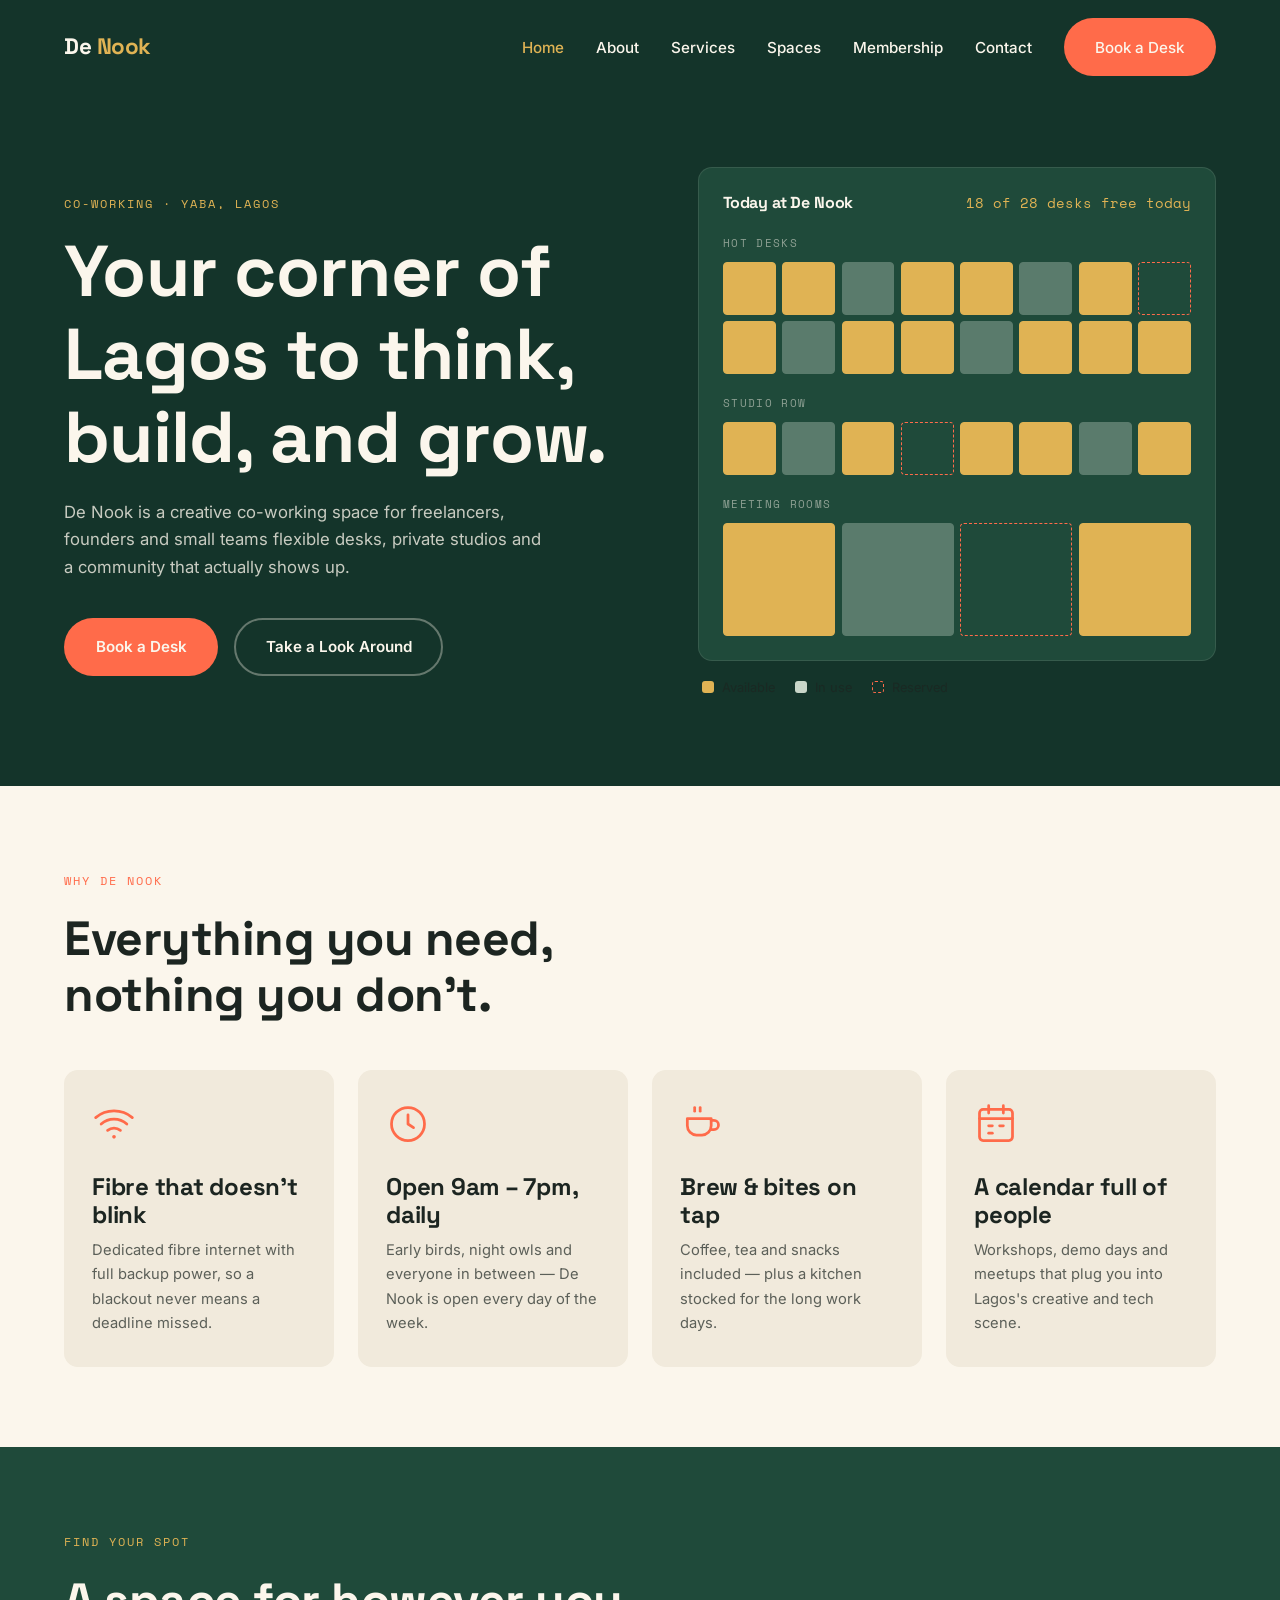
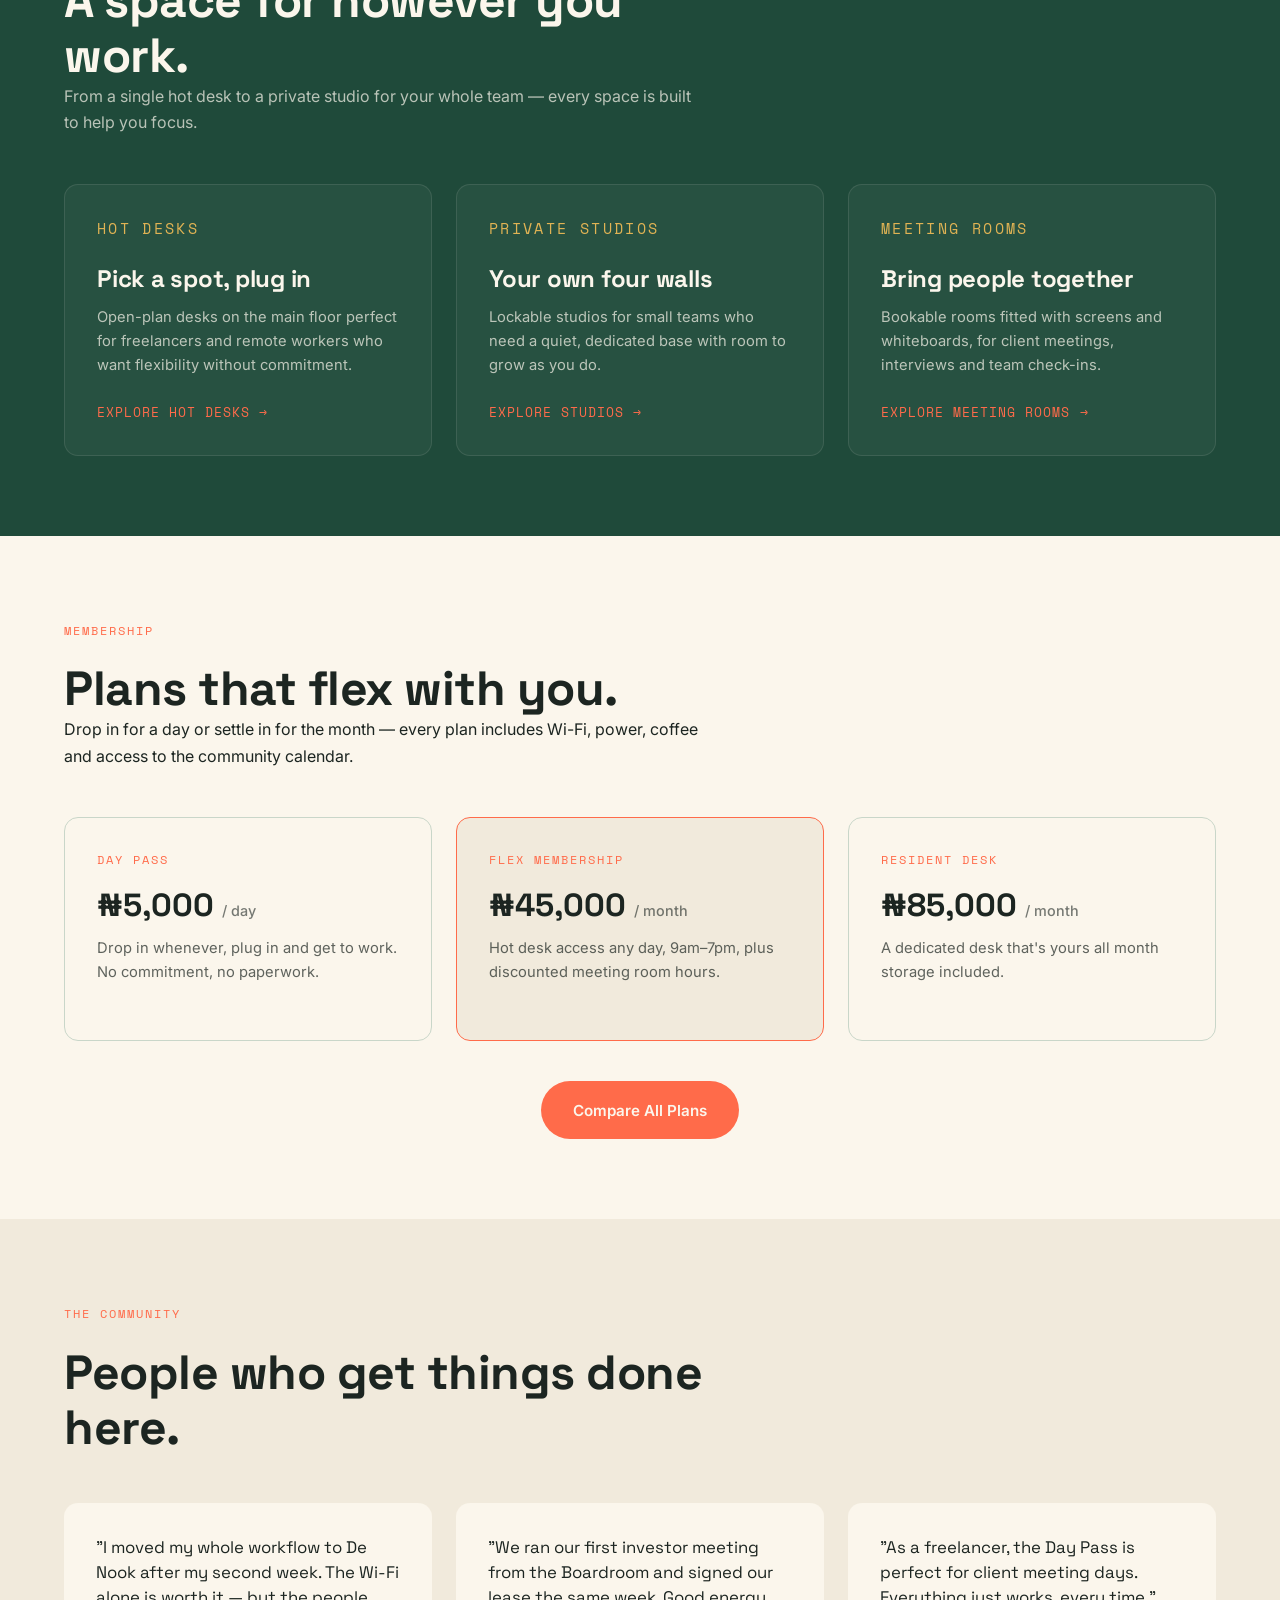
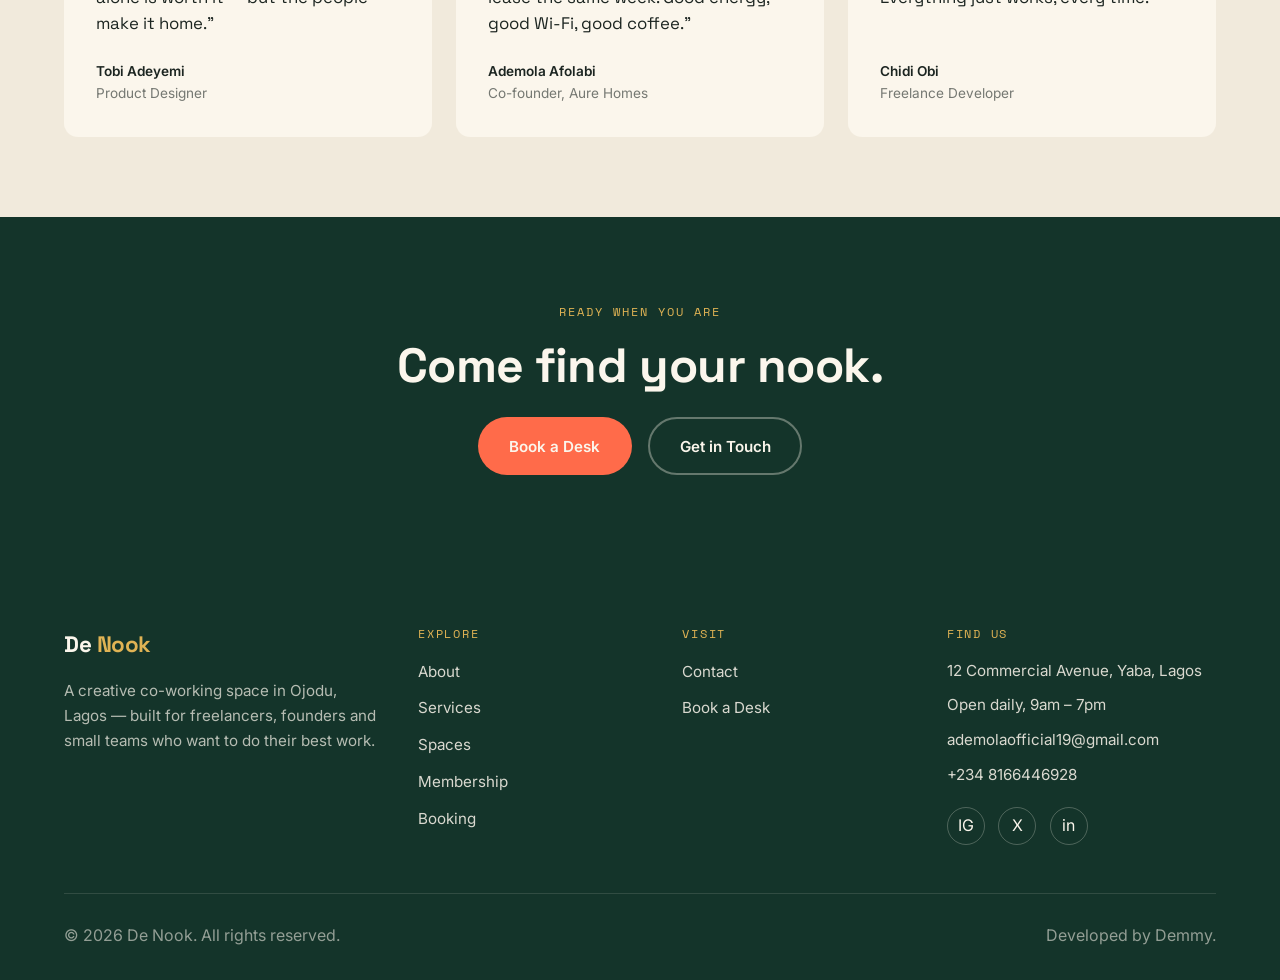
<file: index.html>
<!DOCTYPE html>
<html lang="en">
<head>
  <meta charset="UTF-8" />
  <meta name="viewport" content="width=device-width, initial-scale=1.0" />
  <title>De Nook — Creative Co-Working in Yaba, Lagos</title>
  <meta name="description" content="De Nook is a creative co-working space in Yaba, Lagos offering hot desks, private studios, meeting rooms and a community of makers." />

  <link rel="preconnect" href="https://fonts.googleapis.com" />
  <link rel="preconnect" href="https://fonts.gstatic.com" crossorigin />
  <link href="https://fonts.googleapis.com/css2?family=Space+Grotesk:wght@500;700&family=Inter:wght@400;500;600;700&family=Space+Mono:wght@400;700&display=swap" rel="stylesheet" />

  <link rel="stylesheet" href="css/style.css" />
  <link rel="stylesheet" href="css/home.css" />
</head>
<body>

  <!-- ===== Navbar ===== -->
  <header class="navbar">
    <div class="container">
      <a href="index.html" class="logo">De <span>Nook</span></a>

      <button class="nav-toggle" aria-label="Toggle navigation" aria-expanded="false">
        <span></span><span></span><span></span>
      </button>

      <ul class="nav-links">
        <li><a href="index.html" class="active">Home</a></li>
        <li><a href="about.html">About</a></li>
        <li><a href="services.html">Services</a></li>
        <li><a href="spaces.html">Spaces</a></li>
        <li><a href="membership.html">Membership</a></li>
        <li><a href="contact.html">Contact</a></li>
        <li><a href="booking.html" class="btn btn-primary">Book a Desk</a></li>
      </ul>
    </div>
  </header>

  <!-- ===== Hero ===== -->
  <section class="hero">
    <div class="container hero-grid">
      <div class="hero-content">
        <p class="eyebrow">Co-Working · Yaba, Lagos</p>
        <h1>Your corner of Lagos to think, build, and grow.</h1>
        <p class="hero-sub">
          De Nook is a creative co-working space for freelancers, founders and small
          teams flexible desks, private studios and a community that actually shows up.
        </p>
        <div class="hero-actions">
          <a href="booking.html" class="btn btn-primary">Book a Desk</a>
          <a href="spaces.html" class="btn btn-outline">Take a Look Around</a>
        </div>
      </div>

      <div class="hero-visual">
        <div class="desk-map" id="deskMap">
          <div class="desk-map-header">
            <h3>Today at De Nook</h3>
            <span class="desk-map-count">— of — desks free today</span>
          </div>

          <div class="desk-zone">
            <span class="desk-zone-label">Hot Desks</span>
            <div class="desk-grid">
              <div class="desk available"></div>
              <div class="desk available"></div>
              <div class="desk occupied"></div>
              <div class="desk available"></div>
              <div class="desk available"></div>
              <div class="desk occupied"></div>
              <div class="desk available"></div>
              <div class="desk reserved"></div>
              <div class="desk available"></div>
              <div class="desk occupied"></div>
              <div class="desk available"></div>
              <div class="desk available"></div>
              <div class="desk occupied"></div>
              <div class="desk available"></div>
              <div class="desk available"></div>
              <div class="desk available"></div>
            </div>
          </div>

          <div class="desk-zone">
            <span class="desk-zone-label">Studio Row</span>
            <div class="desk-grid">
              <div class="desk available"></div>
              <div class="desk occupied"></div>
              <div class="desk available"></div>
              <div class="desk reserved"></div>
              <div class="desk available"></div>
              <div class="desk available"></div>
              <div class="desk occupied"></div>
              <div class="desk available"></div>
            </div>
          </div>

          <div class="desk-zone">
            <span class="desk-zone-label">Meeting Rooms</span>
            <div class="desk-grid rooms">
              <div class="desk available"></div>
              <div class="desk occupied"></div>
              <div class="desk reserved"></div>
              <div class="desk available"></div>
            </div>
          </div>
        </div>

        <div class="desk-legend">
          <span class="desk-legend-item"><span class="desk-legend-swatch available"></span> Available</span>
          <span class="desk-legend-item"><span class="desk-legend-swatch occupied"></span> In use</span>
          <span class="desk-legend-item"><span class="desk-legend-swatch reserved"></span> Reserved</span>
        </div>
      </div>
    </div>
  </section>

  <!-- ===== Highlights ===== -->
  <section class="highlights">
    <div class="container">
      <div class="section-head">
        <p class="eyebrow">Why De Nook</p>
        <h2>Everything you need, nothing you don't.</h2>
      </div>

      <div class="highlights-grid">
        <div class="highlight-card">
          <svg class="highlight-icon" viewBox="0 0 24 24" fill="none" stroke="currentColor" stroke-width="1.5" stroke-linecap="round" stroke-linejoin="round">
            <path d="M2 8.5a15.5 15.5 0 0 1 20 0" />
            <path d="M5 12a10.5 10.5 0 0 1 14 0" />
            <path d="M8.5 15.5a5.5 5.5 0 0 1 7 0" />
            <circle cx="12" cy="19" r="1" fill="currentColor" stroke="none" />
          </svg>
          <h3>Fibre that doesn't blink</h3>
          <p>Dedicated fibre internet with full backup power, so a blackout never means a deadline missed.</p>
        </div>

        <div class="highlight-card">
          <svg class="highlight-icon" viewBox="0 0 24 24" fill="none" stroke="currentColor" stroke-width="1.5" stroke-linecap="round" stroke-linejoin="round">
            <circle cx="12" cy="12" r="9" />
            <path d="M12 7v5l3 2" />
          </svg>
          <h3>Open 9am – 7pm, daily</h3>
          <p>Early birds, night owls and everyone in between — De Nook is open every day of the week.</p>
        </div>

        <div class="highlight-card">
          <svg class="highlight-icon" viewBox="0 0 24 24" fill="none" stroke="currentColor" stroke-width="1.5" stroke-linecap="round" stroke-linejoin="round">
            <path d="M4 9h13v4a5 5 0 0 1-5 5H9a5 5 0 0 1-5-5V9Z" />
            <path d="M17 10h1.5a2.5 2.5 0 0 1 0 5H17" />
            <path d="M8 3v2" />
            <path d="M11 3v2" />
          </svg>
          <h3>Brew &amp; bites on tap</h3>
          <p>Coffee, tea and snacks included — plus a kitchen stocked for the long work days.</p>
        </div>

        <div class="highlight-card">
          <svg class="highlight-icon" viewBox="0 0 24 24" fill="none" stroke="currentColor" stroke-width="1.5" stroke-linecap="round" stroke-linejoin="round">
            <rect x="3" y="4" width="18" height="17" rx="2" />
            <path d="M3 9h18" />
            <path d="M8 2v4" />
            <path d="M16 2v4" />
            <path d="M8 13h2" />
            <path d="M14 13h2" />
            <path d="M8 17h2" />
          </svg>
          <h3>A calendar full of people</h3>
          <p>Workshops, demo days and meetups that plug you into Lagos's creative and tech scene.</p>
        </div>
      </div>
    </div>
  </section>

  <!-- ===== Spaces preview ===== -->
  <section class="spaces-preview">
    <div class="container">
      <div class="section-head">
        <p class="eyebrow">Find Your Spot</p>
        <h2>A space for however you work.</h2>
        <p>From a single hot desk to a private studio for your whole team — every space is built to help you focus.</p>
      </div>

      <div class="spaces-grid">
        <div class="space-card">
          <p class="eyebrow">Hot Desks</p>
          <h3>Pick a spot, plug in</h3>
          <p>Open-plan desks on the main floor perfect for freelancers and remote workers who want flexibility without commitment.</p>
          <a href="spaces.html" class="text-link">Explore Hot Desks →</a>
        </div>

        <div class="space-card">
          <p class="eyebrow">Private Studios</p>
          <h3>Your own four walls</h3>
          <p>Lockable studios for small teams who need a quiet, dedicated base with room to grow as you do.</p>
          <a href="spaces.html" class="text-link">Explore Studios →</a>
        </div>

        <div class="space-card">
          <p class="eyebrow">Meeting Rooms</p>
          <h3>Bring people together</h3>
          <p>Bookable rooms fitted with screens and whiteboards, for client meetings, interviews and team check-ins.</p>
          <a href="spaces.html" class="text-link">Explore Meeting Rooms →</a>
        </div>
      </div>
    </div>
  </section>

  <!-- ===== Membership preview ===== -->
  <section class="membership">
    <div class="container">
      <div class="section-head">
        <p class="eyebrow">Membership</p>
        <h2>Plans that flex with you.</h2>
        <p>Drop in for a day or settle in for the month — every plan includes Wi-Fi, power, coffee and access to the community calendar.</p>
      </div>

      <div class="membership-grid">
        <div class="plan-card">
          <p class="eyebrow">Day Pass</p>
          <p class="plan-price">₦5,000 <span>/ day</span></p>
          <p class="plan-desc">Drop in whenever, plug in and get to work. No commitment, no paperwork.</p>
        </div>

        <div class="plan-card featured">
          <p class="eyebrow">Flex Membership</p>
          <p class="plan-price">₦45,000 <span>/ month</span></p>
          <p class="plan-desc">Hot desk access any day, 9am–7pm, plus discounted meeting room hours.</p>
        </div>

        <div class="plan-card">
          <p class="eyebrow">Resident Desk</p>
          <p class="plan-price">₦85,000 <span>/ month</span></p>
          <p class="plan-desc">A dedicated desk that's yours all month storage included.</p>
        </div>
      </div>

      <div class="membership-cta">
        <a href="membership.html" class="btn btn-primary">Compare All Plans</a>
      </div>
    </div>
  </section>

  <!-- ===== Community / testimonials ===== -->
  <section class="community">
    <div class="container">
      <div class="section-head">
        <p class="eyebrow">The Community</p>
        <h2>People who get things done here.</h2>
      </div>

      <div class="testimonial-grid">
        <div class="testimonial-card">
          <p class="testimonial-quote">"I moved my whole workflow to De Nook after my second week. The Wi-Fi alone is worth it — but the people make it home."</p>
          <p class="testimonial-author"><strong>Tobi Adeyemi</strong>Product Designer</p>
        </div>

        <div class="testimonial-card">
          <p class="testimonial-quote">"We ran our first investor meeting from the Boardroom and signed our lease the same week. Good energy, good Wi-Fi, good coffee."</p>
          <p class="testimonial-author"><strong>Ademola Afolabi</strong>Co-founder, Aure Homes</p>
        </div>

        <div class="testimonial-card">
          <p class="testimonial-quote">"As a freelancer, the Day Pass is perfect for client meeting days. Everything just works, every time."</p>
          <p class="testimonial-author"><strong>Chidi Obi</strong>Freelance Developer</p>
        </div>
      </div>
    </div>
  </section>

  <!-- ===== CTA banner ===== -->
  <section class="cta-banner">
    <div class="container">
      <p class="eyebrow">Ready When You Are</p>
      <h2>Come find your nook.</h2>
      <div class="cta-banner-actions">
        <a href="booking.html" class="btn btn-primary">Book a Desk</a>
        <a href="contact.html" class="btn btn-outline">Get in Touch</a>
      </div>
    </div>
  </section>

  <!-- ===== Footer ===== -->
  <footer class="footer">
    <div class="container">
      <div class="footer-grid">
        <div class="footer-brand">
          <a href="index.html" class="logo">De <span>Nook</span></a>
          <p>A creative co-working space in Ojodu, Lagos — built for freelancers, founders and small teams who want to do their best work.</p>
        </div>

        <div class="footer-nav">
          <h4>Explore</h4>
          <ul class="footer-links">
            <li><a href="about.html">About</a></li>
            <li><a href="services.html">Services</a></li>
            <li><a href="spaces.html">Spaces</a></li>
            <li><a href="membership.html">Membership</a></li>
            <li><a href="booking.html">Booking</a></li>
          </ul>
        </div>

        <div class="footer-nav">
          <h4>Visit</h4>
          <ul class="footer-links">
            <li><a href="contact.html">Contact</a></li>
            <li><a href="booking.html">Book a Desk</a></li>
          </ul>
        </div>

        <div class="footer-contact">
          <h4>Find Us</h4>
          <address>12 Commercial Avenue, Yaba, Lagos</address>
          <p>Open daily, 9am – 7pm</p>
          <p>ademolaofficial19@gmail.com</p>
          <p>+234 8166446928</p>

          <div class="footer-social">
            <a href="#" aria-label="Instagram">IG</a>
            <a href="#" aria-label="X (Twitter)">X</a>
            <a href="#" aria-label="LinkedIn">in</a>
          </div>
        </div>
      </div>

      <div class="footer-bottom">
        <p>© 2026 De Nook. All rights reserved.</p>
        <p>Developed by Demmy.</p>
      </div>
    </div>
  </footer>

  <script src="js/main.js"></script>
</body>
</html>
</file>
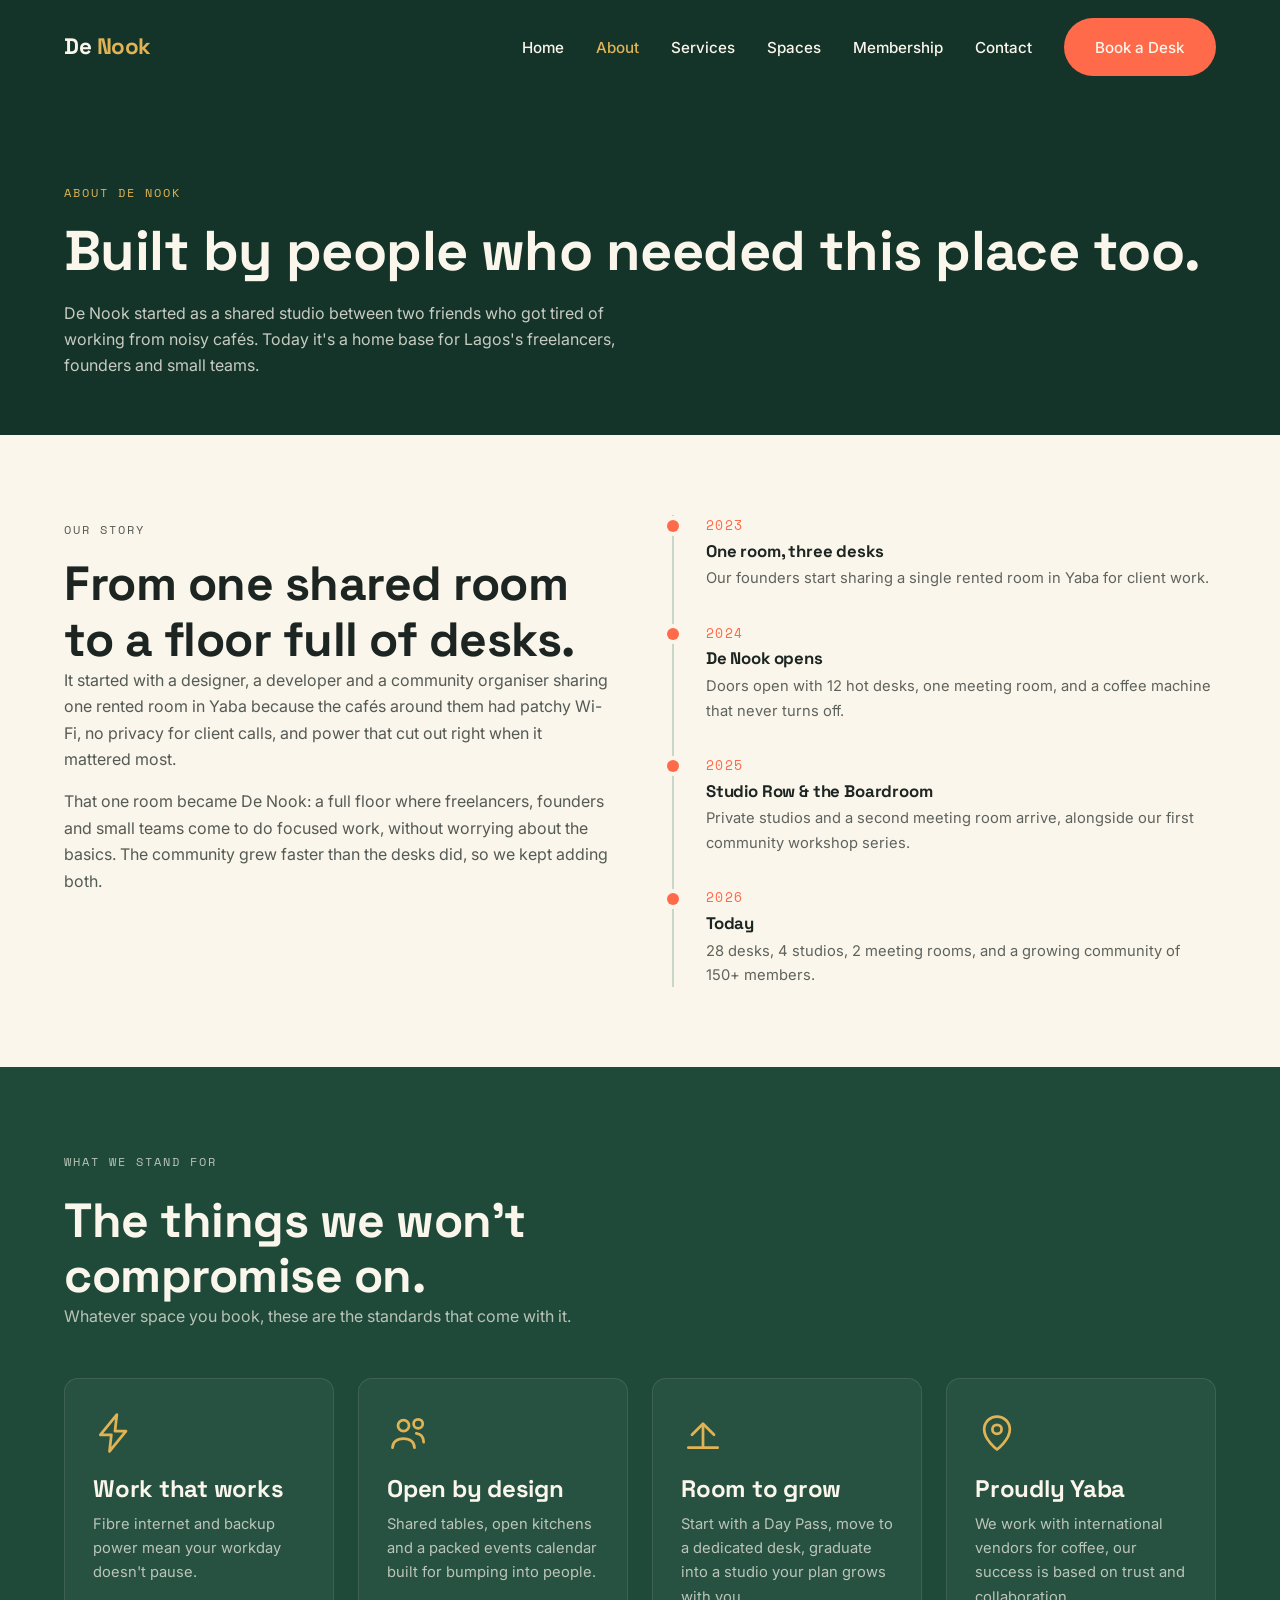
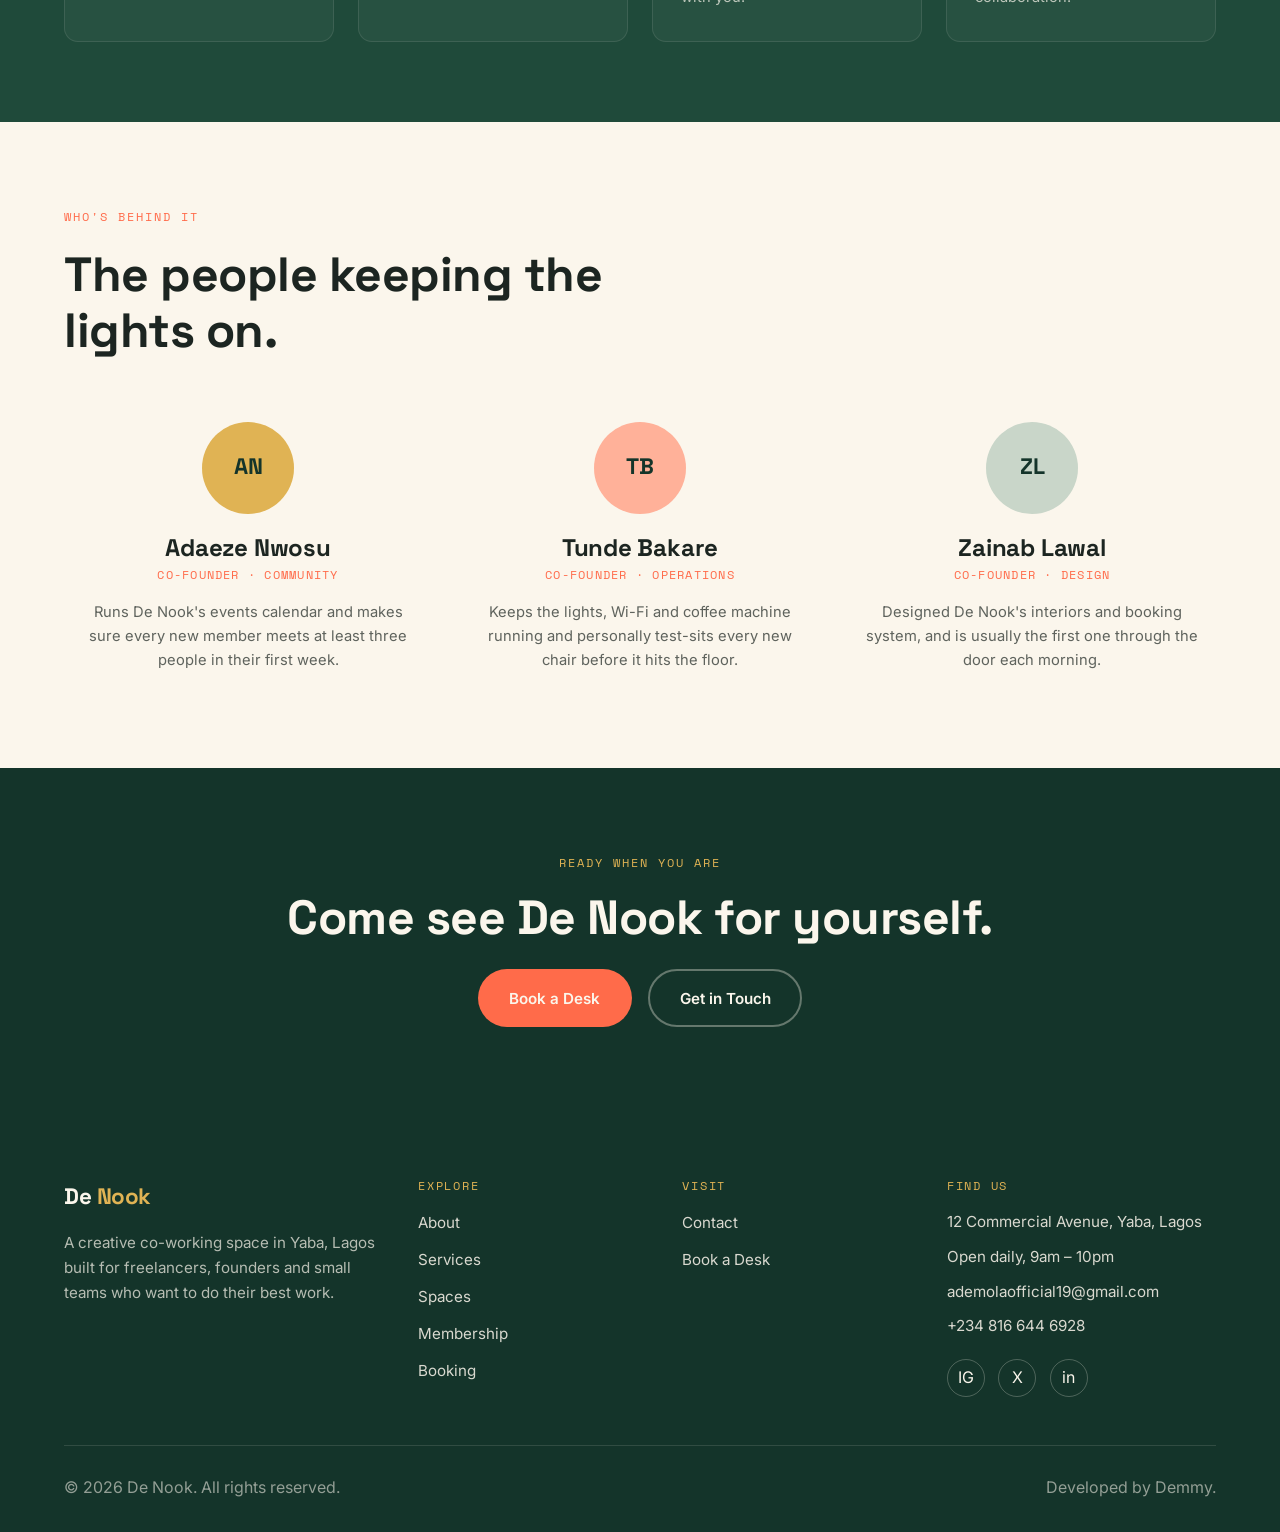
<file: about.html>
<!DOCTYPE html>
<html lang="en">
<head>
  <meta charset="UTF-8" />
  <meta name="viewport" content="width=device-width, initial-scale=1.0" />
  <title>About — De Nook</title>
  <meta name="description" content="The story, values and people behind De Nook, a creative co-working space in Yaba, Lagos." />

  <link rel="preconnect" href="https://fonts.googleapis.com" />
  <link rel="preconnect" href="https://fonts.gstatic.com" crossorigin />
  <link href="https://fonts.googleapis.com/css2?family=Space+Grotesk:wght@500;700&family=Inter:wght@400;500;600;700&family=Space+Mono:wght@400;700&display=swap" rel="stylesheet" />

  <link rel="stylesheet" href="css/style.css" />
  <link rel="stylesheet" href="css/about.css" />
</head>
<body>

  <!-- ===== Navbar ===== -->
  <header class="navbar">
    <div class="container">
      <a href="index.html" class="logo">De <span>Nook</span></a>

      <button class="nav-toggle" aria-label="Toggle navigation" aria-expanded="false">
        <span></span><span></span><span></span>
      </button>

      <ul class="nav-links">
        <li><a href="index.html">Home</a></li>
        <li><a href="about.html" class="active">About</a></li>
        <li><a href="services.html">Services</a></li>
        <li><a href="spaces.html">Spaces</a></li>
        <li><a href="membership.html">Membership</a></li>
        <li><a href="contact.html">Contact</a></li>
        <li><a href="booking.html" class="btn btn-primary">Book a Desk</a></li>
      </ul>
    </div>
  </header>

  <!-- ===== Page header ===== -->
  <section class="page-header">
    <div class="container">
      <p class="eyebrow">About De Nook</p>
      <h1>Built by people who needed this place too.</h1>
      <p>De Nook started as a shared studio between two friends who got tired of working from noisy cafés. Today it's a home base for Lagos's freelancers, founders and small teams.</p>
    </div>
  </section>

  <!-- ===== Story + timeline ===== -->
  <section class="story">
    <div class="container story-grid">
      <div class="story-text">
        <p class="eyebrow">Our Story</p>
        <h2>From one shared room to a floor full of desks.</h2>
        <p>
          It started with a designer, a developer and a community organiser sharing
          one rented room in Yaba because the cafés around them had patchy Wi-Fi,
          no privacy for client calls, and power that cut out right when it mattered most.
        </p>
        <p>
          That one room became De Nook: a full floor where freelancers, founders and
          small teams come to do focused work, without worrying about the basics.
          The community grew faster than the desks did, so we kept adding both.
        </p>
      </div>

      <div class="timeline">
        <div class="timeline-item">
          <span class="timeline-year">2023</span>
          <h4>One room, three desks</h4>
          <p>Our founders start sharing a single rented room in Yaba for client work.</p>
        </div>

        <div class="timeline-item">
          <span class="timeline-year">2024</span>
          <h4>De Nook opens</h4>
          <p>Doors open with 12 hot desks, one meeting room, and a coffee machine that never turns off.</p>
        </div>

        <div class="timeline-item">
          <span class="timeline-year">2025</span>
          <h4>Studio Row &amp; the Boardroom</h4>
          <p>Private studios and a second meeting room arrive, alongside our first community workshop series.</p>
        </div>

        <div class="timeline-item">
          <span class="timeline-year">2026</span>
          <h4>Today</h4>
          <p>28 desks, 4 studios, 2 meeting rooms, and a growing community of 150+ members.</p>
        </div>
      </div>
    </div>
  </section>

  <!-- ===== Values ===== -->
  <section class="values">
    <div class="container">
      <div class="section-head">
        <p class="eyebrow">What We Stand For</p>
        <h2>The things we won't compromise on.</h2>
        <p>Whatever space you book, these are the standards that come with it.</p>
      </div>

      <div class="values-grid">
        <div class="value-card">
          <svg class="icon" viewBox="0 0 24 24" fill="none" stroke="currentColor" stroke-width="1.5" stroke-linecap="round" stroke-linejoin="round">
            <path d="M13 2 4 13h6l-1 9 9-11h-6l1-9Z" />
          </svg>
          <h3>Work that works</h3>
          <p>Fibre internet and backup power mean your workday doesn't pause.</p>
        </div>

        <div class="value-card">
          <svg class="icon" viewBox="0 0 24 24" fill="none" stroke="currentColor" stroke-width="1.5" stroke-linecap="round" stroke-linejoin="round">
            <circle cx="9" cy="8" r="3" />
            <path d="M3 20c0-3 2.5-5 6-5s6 2 6 5" />
            <circle cx="17" cy="7" r="2.5" />
            <path d="M16 12.2c2.6.4 4 2 4 4.8" />
          </svg>
          <h3>Open by design</h3>
          <p>Shared tables, open kitchens and a packed events calendar built for bumping into people.</p>
        </div>

        <div class="value-card">
          <svg class="icon" viewBox="0 0 24 24" fill="none" stroke="currentColor" stroke-width="1.5" stroke-linecap="round" stroke-linejoin="round">
            <path d="M12 20V8" />
            <path d="M6 13l6-6 6 6" />
            <path d="M4 20h16" />
          </svg>
          <h3>Room to grow</h3>
          <p>Start with a Day Pass, move to a dedicated desk, graduate into a studio your plan grows with you.</p>
        </div>

        <div class="value-card">
          <svg class="icon" viewBox="0 0 24 24" fill="none" stroke="currentColor" stroke-width="1.5" stroke-linecap="round" stroke-linejoin="round">
            <path d="M12 21s-7-5.2-7-11a7 7 0 0 1 14 0c0 5.8-7 11-7 11Z" />
            <circle cx="12" cy="10" r="2.5" />
          </svg>
          <h3>Proudly Yaba</h3>
          <p>We work with international vendors for coffee, our success is based on trust and collaboration.</p>
        </div>
      </div>
    </div>
  </section>

  <!-- ===== Team ===== -->
  <section class="team">
    <div class="container">
      <div class="section-head">
        <p class="eyebrow">Who's Behind It</p>
        <h2>The people keeping the lights on.</h2>
      </div>

      <div class="team-grid">
        <div class="team-card">
          <div class="team-avatar gold">AN</div>
          <h3>Adaeze Nwosu</h3>
          <span class="team-role">Co-Founder · Community</span>
          <p class="bio">Runs De Nook's events calendar and makes sure every new member meets at least three people in their first week.</p>
        </div>

        <div class="team-card">
          <div class="team-avatar coral">TB</div>
          <h3>Tunde Bakare</h3>
          <span class="team-role">Co-Founder · Operations</span>
          <p class="bio">Keeps the lights, Wi-Fi and coffee machine running and personally test-sits every new chair before it hits the floor.</p>
        </div>

        <div class="team-card">
          <div class="team-avatar sage">ZL</div>
          <h3>Zainab Lawal</h3>
          <span class="team-role">Co-Founder · Design</span>
          <p class="bio">Designed De Nook's interiors and booking system, and is usually the first one through the door each morning.</p>
        </div>
      </div>
    </div>
  </section>

  <!-- ===== CTA banner ===== -->
  <section class="cta-banner">
    <div class="container">
      <p class="eyebrow">Ready When You Are</p>
      <h2>Come see De Nook for yourself.</h2>
      <div class="cta-banner-actions">
        <a href="booking.html" class="btn btn-primary">Book a Desk</a>
        <a href="contact.html" class="btn btn-outline">Get in Touch</a>
      </div>
    </div>
  </section>

  <!-- ===== Footer ===== -->
  <footer class="footer">
    <div class="container">
      <div class="footer-grid">
        <div class="footer-brand">
          <a href="index.html" class="logo">De <span>Nook</span></a>
          <p>A creative co-working space in Yaba, Lagos built for freelancers, founders and small teams who want to do their best work.</p>
        </div>

        <div class="footer-nav">
          <h4>Explore</h4>
          <ul class="footer-links">
            <li><a href="about.html">About</a></li>
            <li><a href="services.html">Services</a></li>
            <li><a href="spaces.html">Spaces</a></li>
            <li><a href="membership.html">Membership</a></li>
            <li><a href="booking.html">Booking</a></li>
          </ul>
        </div>

        <div class="footer-nav">
          <h4>Visit</h4>
          <ul class="footer-links">
            <li><a href="contact.html">Contact</a></li>
            <li><a href="booking.html">Book a Desk</a></li>
          </ul>
        </div>

        <div class="footer-contact">
          <h4>Find Us</h4>
          <address>12 Commercial Avenue, Yaba, Lagos</address>
          <p>Open daily, 9am – 10pm</p>
          <p>ademolaofficial19@gmail.com</p>
          <p>+234 816 644 6928</p>

          <div class="footer-social">
            <a href="#" aria-label="Instagram">IG</a>
            <a href="#" aria-label="X (Twitter)">X</a>
            <a href="#" aria-label="LinkedIn">in</a>
          </div>
        </div>
      </div>

      <div class="footer-bottom">
        <p>© 2026 De Nook. All rights reserved.</p>
        <p>Developed by Demmy.</p>
      </div>
    </div>
  </footer>

  <script src="js/main.js"></script>
</body>
</html>
</file>
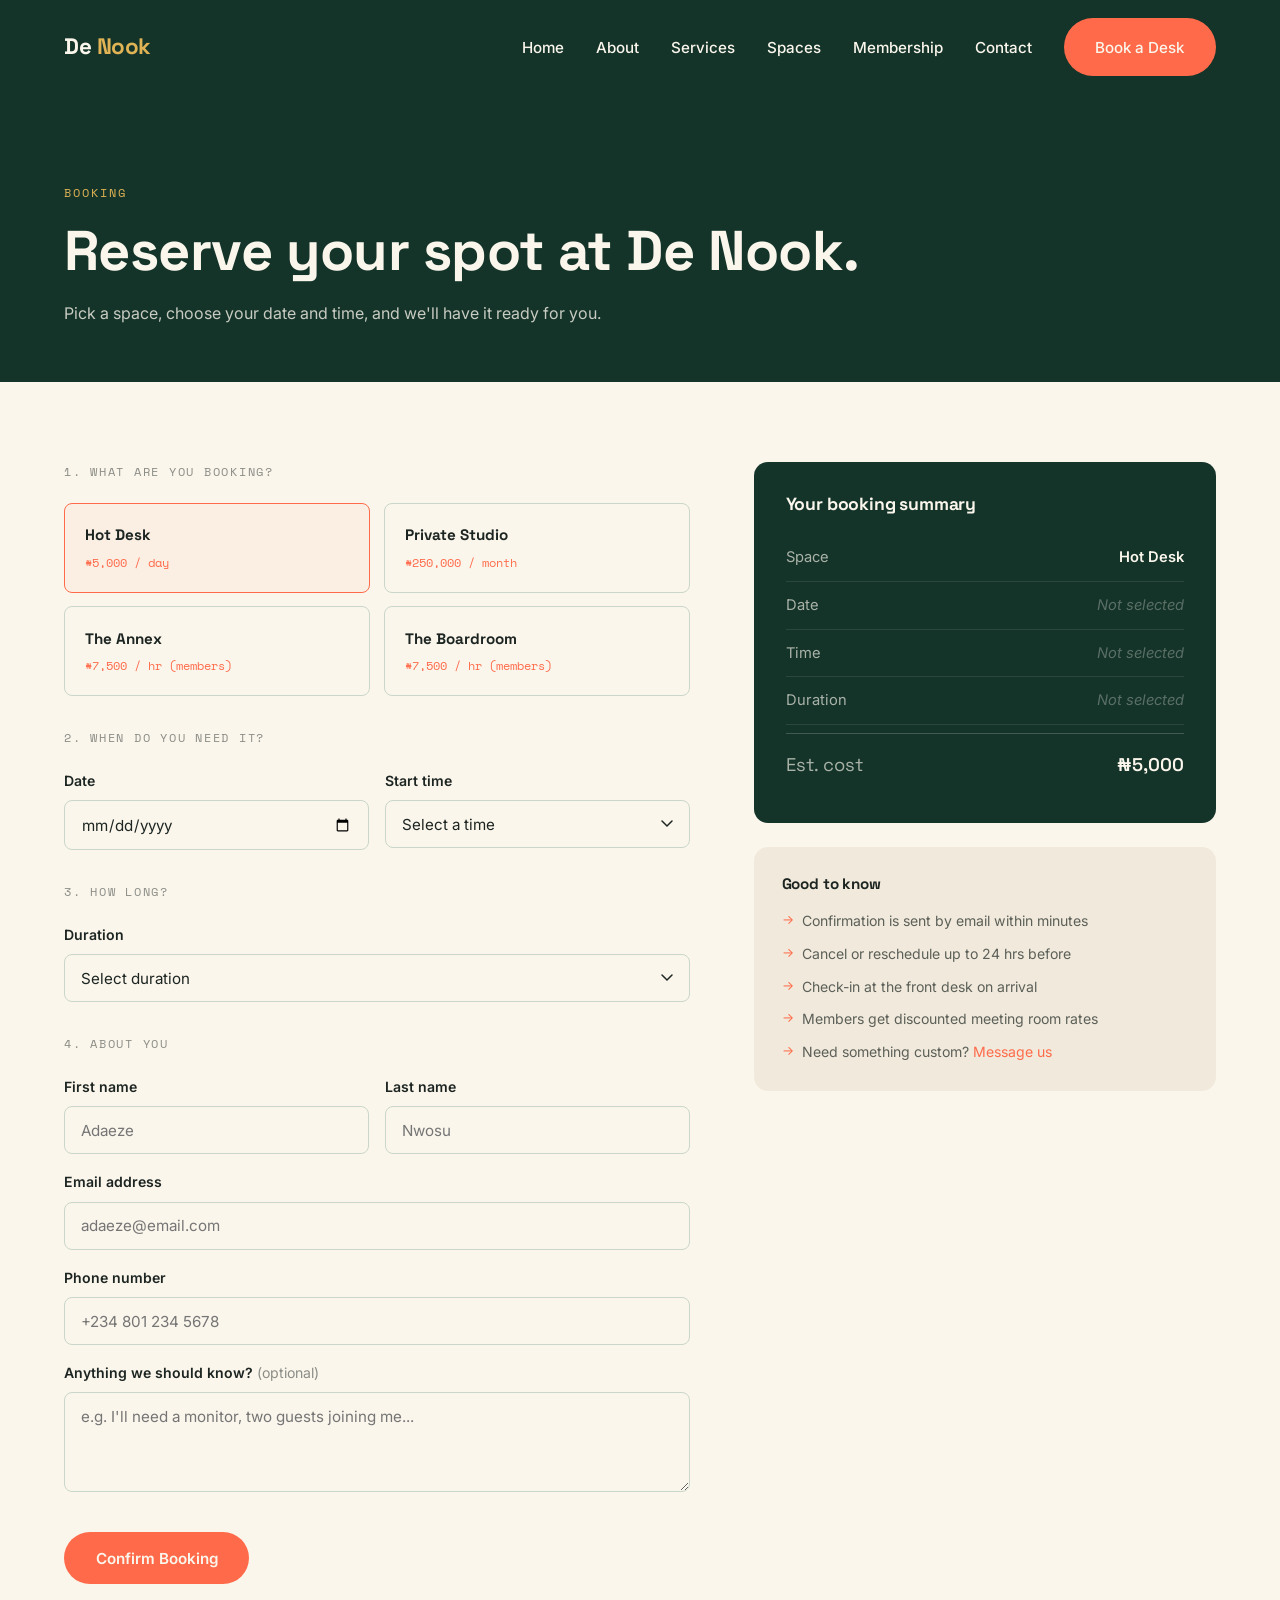
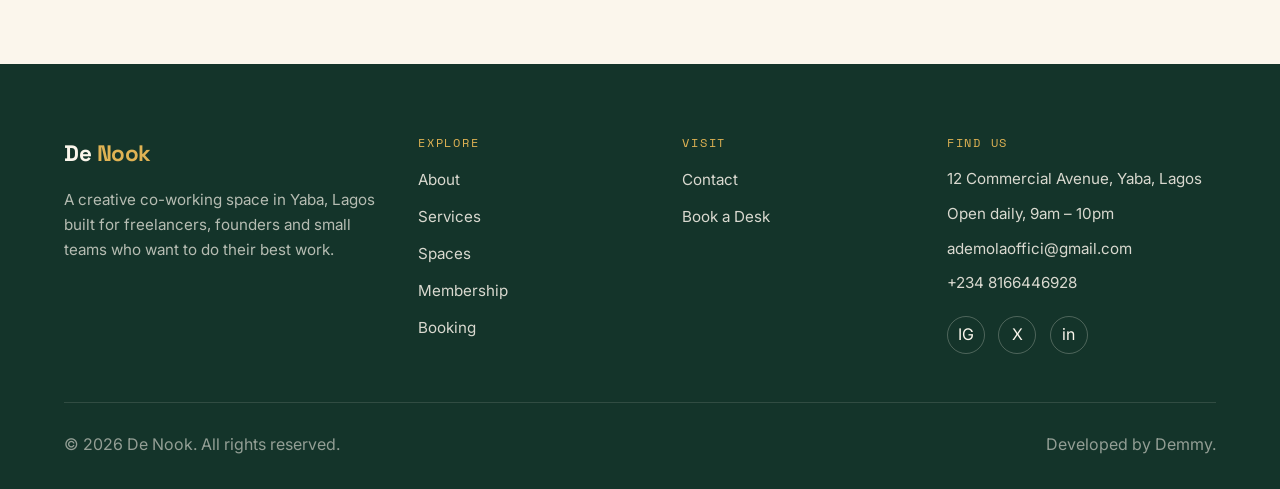
<file: booking.html>
<!DOCTYPE html>
<html lang="en">
<head>
  <meta charset="UTF-8" />
  <meta name="viewport" content="width=device-width, initial-scale=1.0" />
  <title>Book a Desk — De Nook</title>
  <meta name="description" content="Reserve your hot desk, studio or meeting room at De Nook, Yaba Lagos." />

  <link rel="preconnect" href="https://fonts.googleapis.com" />
  <link rel="preconnect" href="https://fonts.gstatic.com" crossorigin />
  <link href="https://fonts.googleapis.com/css2?family=Space+Grotesk:wght@500;700&family=Inter:wght@400;500;600;700&family=Space+Mono:wght@400;700&display=swap" rel="stylesheet" />

  <link rel="stylesheet" href="css/style.css" />
  <link rel="stylesheet" href="css/booking.css" />
</head>
<body>

  <!-- ===== Navbar ===== -->
  <header class="navbar">
    <div class="container">
      <a href="index.html" class="logo">De <span>Nook</span></a>

      <button class="nav-toggle" aria-label="Toggle navigation" aria-expanded="false">
        <span></span><span></span><span></span>
      </button>

      <ul class="nav-links">
        <li><a href="index.html">Home</a></li>
        <li><a href="about.html">About</a></li>
        <li><a href="services.html">Services</a></li>
        <li><a href="spaces.html">Spaces</a></li>
        <li><a href="membership.html">Membership</a></li>
        <li><a href="contact.html">Contact</a></li>
        <li><a href="booking.html" class="btn btn-primary active">Book a Desk</a></li>
      </ul>
    </div>
  </header>

  <!-- ===== Page header ===== -->
  <section class="page-header">
    <div class="container">
      <p class="eyebrow">Booking</p>
      <h1>Reserve your spot at De Nook.</h1>
      <p>Pick a space, choose your date and time, and we'll have it ready for you.</p>
    </div>
  </section>

  <!-- ===== Booking form ===== -->
  <section class="booking-section">
    <div class="container">

      <!-- Success state (hidden by default) -->
      <div class="booking-success" id="bookingSuccess">
        <div class="success-icon">
          <svg width="32" height="32" viewBox="0 0 24 24" fill="none" stroke="currentColor" stroke-width="2" stroke-linecap="round" stroke-linejoin="round">
            <path d="M20 6 9 17l-5-5" />
          </svg>
        </div>
        <h2>You're booked in!</h2>
        <p>A confirmation will be sent to your email. See you at De Nook.</p>
        <a href="index.html" class="btn btn-primary">Back to Home</a>
      </div>

      <div class="booking-layout" id="bookingLayout">

        <!-- Form -->
        <form class="booking-form" id="bookingForm" novalidate>

          <!-- 1. Space type -->
          <div class="form-section">
            <span class="form-section-label">1. What are you booking?</span>
            <div class="space-type-grid">

              <div class="space-type-option">
                <input type="radio" name="space" id="space-hotdesk" value="Hot Desk" data-price="5000" checked />
                <label for="space-hotdesk">
                  <span class="space-type-name">Hot Desk</span>
                  <span class="space-type-price">₦5,000 / day</span>
                </label>
              </div>

              <div class="space-type-option">
                <input type="radio" name="space" id="space-studio" value="Private Studio" data-price="250000" />
                <label for="space-studio">
                  <span class="space-type-name">Private Studio</span>
                  <span class="space-type-price">₦250,000 / month</span>
                </label>
              </div>

              <div class="space-type-option">
                <input type="radio" name="space" id="space-annex" value="The Annex (meeting room)" data-price="7500" />
                <label for="space-annex">
                  <span class="space-type-name">The Annex</span>
                  <span class="space-type-price">₦7,500 / hr (members)</span>
                </label>
              </div>

              <div class="space-type-option">
                <input type="radio" name="space" id="space-boardroom" value="The Boardroom" data-price="7500" />
                <label for="space-boardroom">
                  <span class="space-type-name">The Boardroom</span>
                  <span class="space-type-price">₦7,500 / hr (members)</span>
                </label>
              </div>

            </div>
          </div>

          <!-- 2. Date & time -->
          <div class="form-section">
            <span class="form-section-label">2. When do you need it?</span>
            <div class="date-time-row">
              <div class="field">
                <label for="bookDate">Date</label>
                <input type="date" id="bookDate" name="date" required />
              </div>
              <div class="field">
                <label for="bookTime">Start time</label>
                <select id="bookTime" name="time" required>
                  <option value="">Select a time</option>
                  <option value="07:00">7:00 AM</option>
                  <option value="08:00">8:00 AM</option>
                  <option value="09:00">9:00 AM</option>
                  <option value="10:00">10:00 AM</option>
                  <option value="11:00">11:00 AM</option>
                  <option value="12:00">12:00 PM</option>
                  <option value="13:00">1:00 PM</option>
                  <option value="14:00">2:00 PM</option>
                  <option value="15:00">3:00 PM</option>
                  <option value="16:00">4:00 PM</option>
                  <option value="17:00">5:00 PM</option>
                  <option value="18:00">6:00 PM</option>
                  <option value="19:00">7:00 PM</option>
                  <option value="20:00">8:00 PM</option>
                </select>
              </div>
            </div>
          </div>

          <!-- 3. Duration -->
          <div class="form-section">
            <span class="form-section-label">3. How long?</span>
            <div class="field">
              <label for="bookDuration">Duration</label>
              <select id="bookDuration" name="duration" required>
                <option value="">Select duration</option>
                <option value="1 hour">1 hour</option>
                <option value="2 hours">2 hours</option>
                <option value="3 hours">3 hours</option>
                <option value="Half day (4 hrs)">Half day (4 hrs)</option>
                <option value="Full day">Full day</option>
                <option value="1 week">1 week</option>
                <option value="1 month">1 month</option>
              </select>
            </div>
          </div>

          <!-- 4. Your details -->
          <div class="form-section">
            <span class="form-section-label">4. About you</span>
            <div class="person-row">
              <div class="field">
                <label for="firstName">First name</label>
                <input type="text" id="firstName" name="firstName" placeholder="Adaeze" required />
              </div>
              <div class="field">
                <label for="lastName">Last name</label>
                <input type="text" id="lastName" name="lastName" placeholder="Nwosu" required />
              </div>
            </div>

            <div class="field">
              <label for="email">Email address</label>
              <input type="email" id="email" name="email" placeholder="adaeze@email.com" required />
            </div>

            <div class="field">
              <label for="phone">Phone number</label>
              <input type="tel" id="phone" name="phone" placeholder="+234 801 234 5678" />
            </div>

            <div class="field">
              <label for="notes">Anything we should know? <span style="font-weight:400;color:rgba(28,37,33,0.5)">(optional)</span></label>
              <textarea id="notes" name="notes" placeholder="e.g. I'll need a monitor, two guests joining me..."></textarea>
            </div>
          </div>

          <button type="submit" class="btn btn-primary btn-submit">Confirm Booking</button>
        </form>

        <!-- Sidebar summary -->
        <aside class="booking-sidebar">
          <div class="summary-card">
            <h3>Your booking summary</h3>

            <div class="summary-row">
              <span class="summary-label">Space</span>
              <span class="summary-value" id="sumSpace">Hot Desk</span>
            </div>

            <div class="summary-row">
              <span class="summary-label">Date</span>
              <span class="summary-value placeholder" id="sumDate">Not selected</span>
            </div>

            <div class="summary-row">
              <span class="summary-label">Time</span>
              <span class="summary-value placeholder" id="sumTime">Not selected</span>
            </div>

            <div class="summary-row">
              <span class="summary-label">Duration</span>
              <span class="summary-value placeholder" id="sumDuration">Not selected</span>
            </div>

            <div class="summary-row summary-total">
              <span class="summary-label">Est. cost</span>
              <span class="summary-value" id="sumCost">₦5,000</span>
            </div>
          </div>

          <div class="info-card">
            <h4>Good to know</h4>
            <ul>
              <li>Confirmation is sent by email within minutes</li>
              <li>Cancel or reschedule up to 24 hrs before</li>
              <li>Check-in at the front desk on arrival</li>
              <li>Members get discounted meeting room rates</li>
              <li>Need something custom? <a href="contact.html" style="color:var(--coral)">Message us</a></li>
            </ul>
          </div>
        </aside>

      </div><!-- /booking-layout -->
    </div>
  </section>

  <!-- ===== Footer ===== -->
  <footer class="footer">
    <div class="container">
      <div class="footer-grid">
        <div class="footer-brand">
          <a href="index.html" class="logo">De <span>Nook</span></a>
          <p>A creative co-working space in Yaba, Lagos built for freelancers, founders and small teams who want to do their best work.</p>
        </div>

        <div class="footer-nav">
          <h4>Explore</h4>
          <ul class="footer-links">
            <li><a href="about.html">About</a></li>
            <li><a href="services.html">Services</a></li>
            <li><a href="spaces.html">Spaces</a></li>
            <li><a href="membership.html">Membership</a></li>
            <li><a href="booking.html">Booking</a></li>
          </ul>
        </div>

        <div class="footer-nav">
          <h4>Visit</h4>
          <ul class="footer-links">
            <li><a href="contact.html">Contact</a></li>
            <li><a href="booking.html">Book a Desk</a></li>
          </ul>
        </div>

        <div class="footer-contact">
          <h4>Find Us</h4>
          <address>12 Commercial Avenue, Yaba, Lagos</address>
          <p>Open daily, 9am – 10pm</p>
          <p>ademolaoffici@gmail.com</p>
          <p>+234 8166446928</p>
          <div class="footer-social">
            <a href="#" aria-label="Instagram">IG</a>
            <a href="#" aria-label="X (Twitter)">X</a>
            <a href="#" aria-label="LinkedIn">in</a>
          </div>
        </div>
      </div>
      <div class="footer-bottom">
        <p>© 2026 De Nook. All rights reserved.</p>
        <p>Developed by Demmy.</p>
      </div>
    </div>
  </footer>

  <script src="js/main.js"></script>
  <script src="js/booking.js"></script>
</body>
</html>
</file>
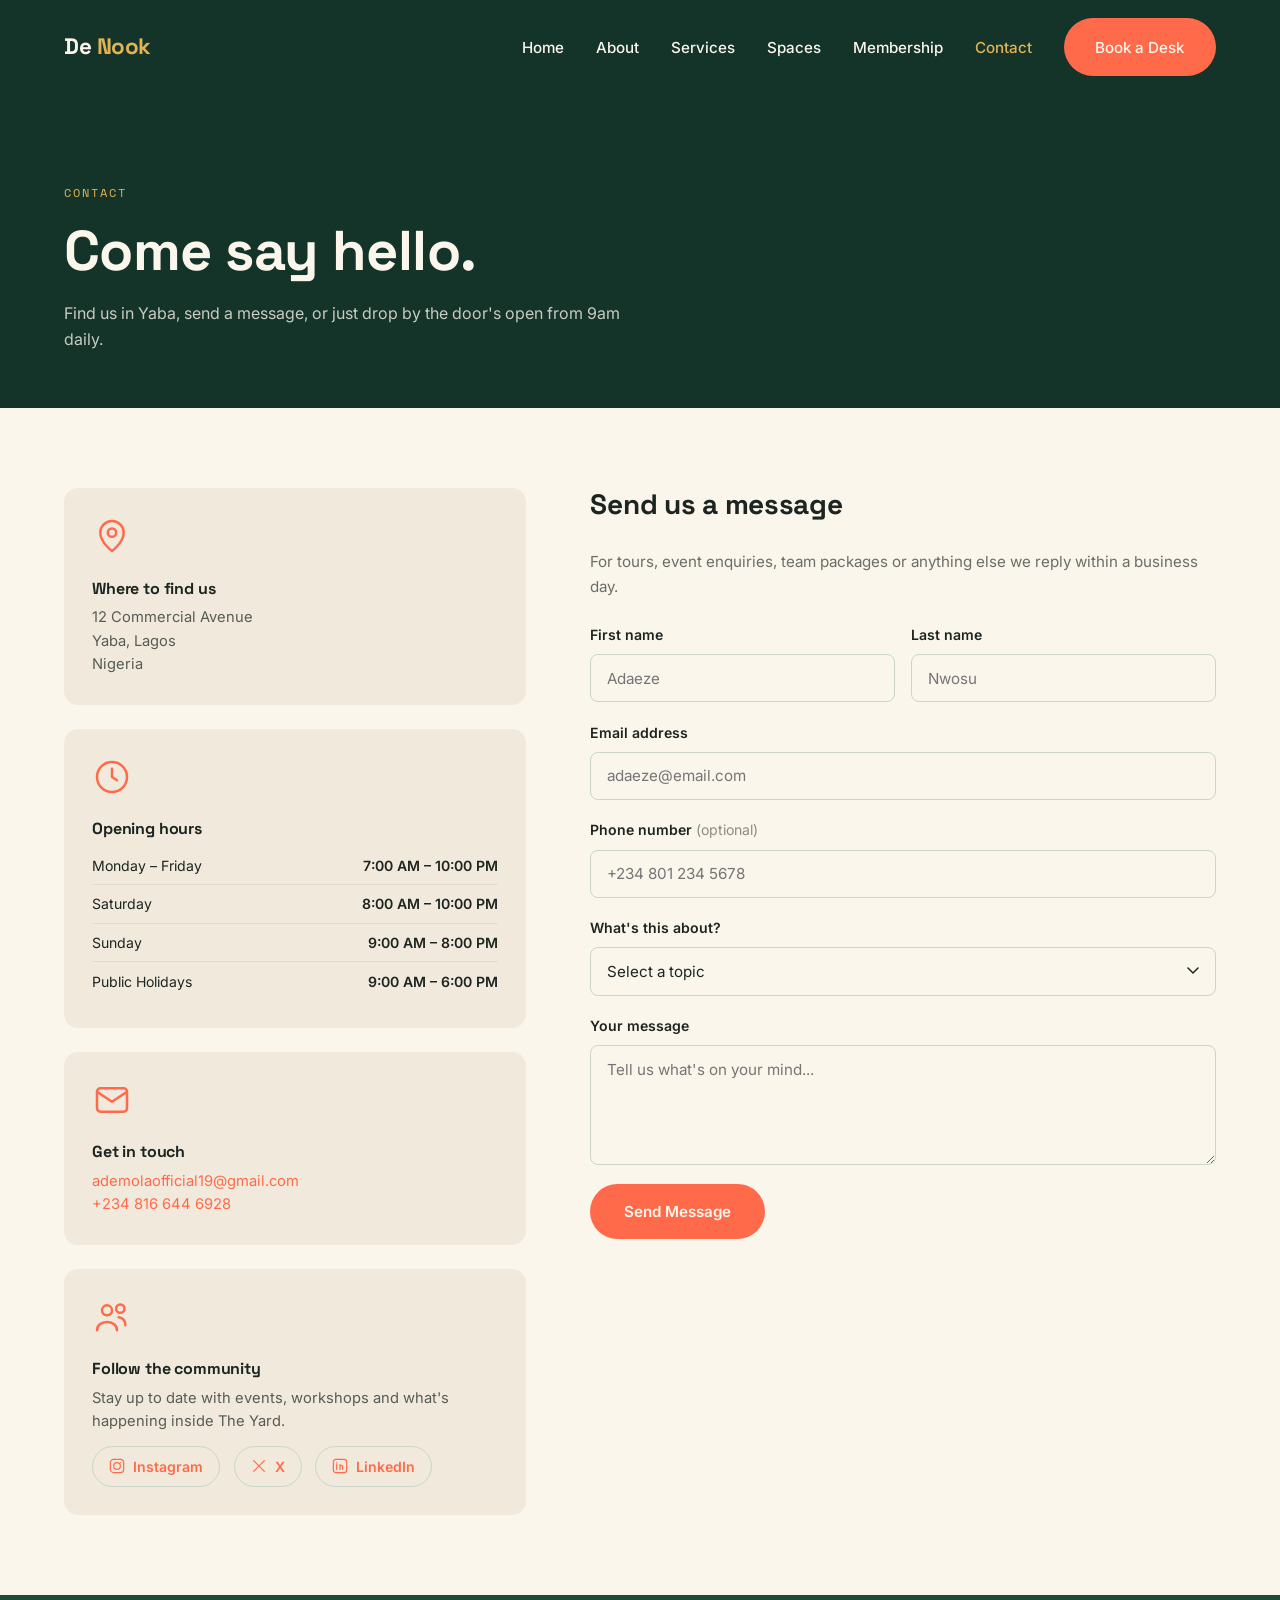
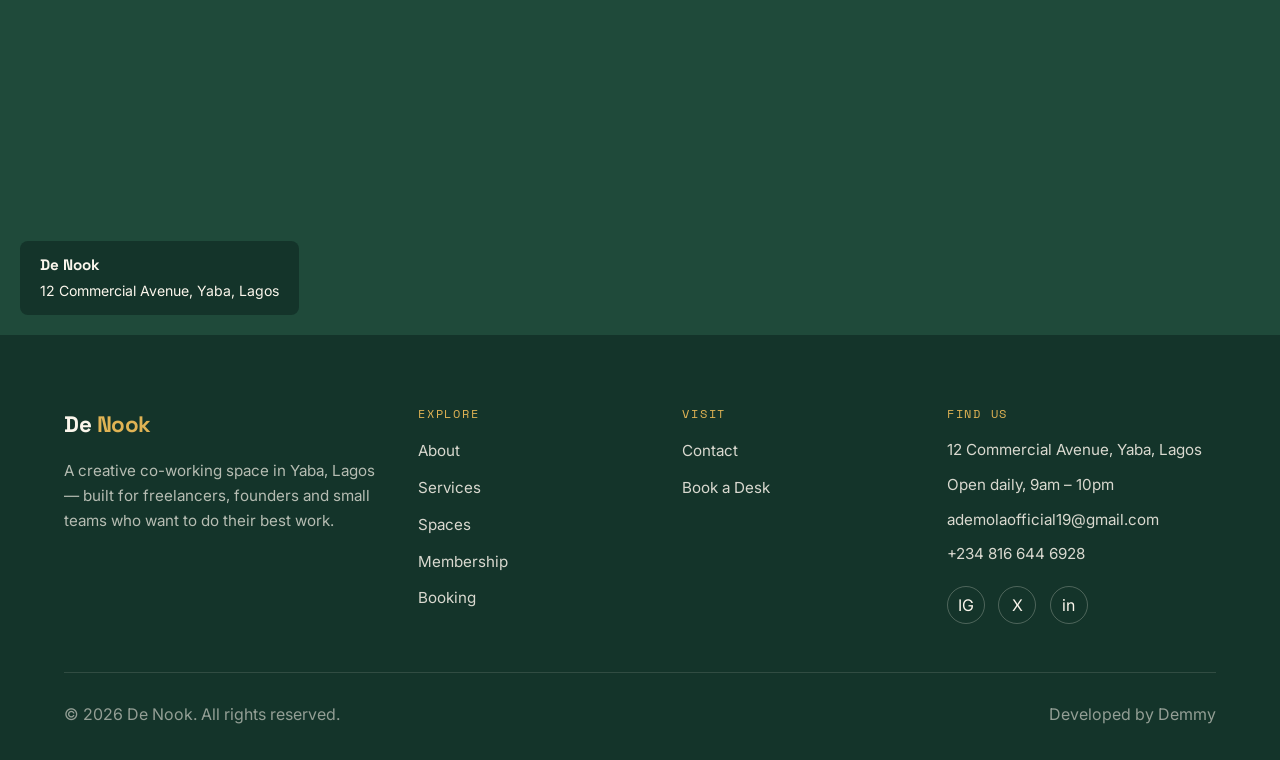
<file: contact.html>
<!DOCTYPE html>
<html lang="en">
<head>
  <meta charset="UTF-8" />
  <meta name="viewport" content="width=device-width, initial-scale=1.0" />
  <title>Contact — De Nook</title>
  <meta name="description" content="Find De Nook at 12 Commercial Avenue, Yaba, Lagos. Open daily 7am–10pm. Get in touch for enquiries, tours and event bookings." />

  <link rel="preconnect" href="https://fonts.googleapis.com" />
  <link rel="preconnect" href="https://fonts.gstatic.com" crossorigin />
  <link href="https://fonts.googleapis.com/css2?family=Space+Grotesk:wght@500;700&family=Inter:wght@400;500;600;700&family=Space+Mono:wght@400;700&display=swap" rel="stylesheet" />

  <link rel="stylesheet" href="css/style.css" />
  <link rel="stylesheet" href="css/contact.css" />
</head>
<body>

  <!-- ===== Navbar ===== -->
  <header class="navbar">
    <div class="container">
      <a href="index.html" class="logo">De <span>Nook</span></a>

      <button class="nav-toggle" aria-label="Toggle navigation" aria-expanded="false">
        <span></span><span></span><span></span>
      </button>

      <ul class="nav-links">
        <li><a href="index.html">Home</a></li>
        <li><a href="about.html">About</a></li>
        <li><a href="services.html">Services</a></li>
        <li><a href="spaces.html">Spaces</a></li>
        <li><a href="membership.html">Membership</a></li>
        <li><a href="contact.html" class="active">Contact</a></li>
        <li><a href="booking.html" class="btn btn-primary">Book a Desk</a></li>
      </ul>
    </div>
  </header>

  <!-- ===== Page header ===== -->
  <section class="page-header">
    <div class="container">
      <p class="eyebrow">Contact</p>
      <h1>Come say hello.</h1>
      <p>Find us in Yaba, send a message, or just drop by  the door's open from 9am daily.</p>
    </div>
  </section>

  <!-- ===== Contact section ===== -->
  <section class="contact-section">
    <div class="container">
      <div class="contact-layout">

        <!-- Left: info blocks -->
        <div class="contact-info">

          <div class="info-block">
            <svg class="info-block-icon" viewBox="0 0 24 24" fill="none" stroke="currentColor" stroke-width="1.5" stroke-linecap="round" stroke-linejoin="round">
              <path d="M12 21s-7-5.2-7-11a7 7 0 0 1 14 0c0 5.8-7 11-7 11Z" />
              <circle cx="12" cy="10" r="2.5" />
            </svg>
            <h3>Where to find us</h3>
            <address>
              12 Commercial Avenue<br />
              Yaba, Lagos<br />
              Nigeria
            </address>
          </div>

          <div class="info-block">
            <svg class="info-block-icon" viewBox="0 0 24 24" fill="none" stroke="currentColor" stroke-width="1.5" stroke-linecap="round" stroke-linejoin="round">
              <circle cx="12" cy="12" r="9" />
              <path d="M12 7v5l3 2" />
            </svg>
            <h3>Opening hours</h3>
            <table class="hours-table">
              <tr><td>Monday – Friday</td><td>7:00 AM – 10:00 PM</td></tr>
              <tr><td>Saturday</td><td>8:00 AM – 10:00 PM</td></tr>
              <tr><td>Sunday</td><td>9:00 AM – 8:00 PM</td></tr>
              <tr><td>Public Holidays</td><td>9:00 AM – 6:00 PM</td></tr>
            </table>
          </div>

          <div class="info-block">
            <svg class="info-block-icon" viewBox="0 0 24 24" fill="none" stroke="currentColor" stroke-width="1.5" stroke-linecap="round" stroke-linejoin="round">
              <rect x="3" y="5" width="18" height="14" rx="2" />
              <path d="M3 7l9 6 9-6" />
            </svg>
            <h3>Get in touch</h3>
            <p>
              <a href="mailto:ademolaofficial19@gmail.com">ademolaofficial19@gmail.com</a><br />
              <a href="tel:+2348166446928">+234 816 644 6928</a>
            </p>
          </div>

          <div class="info-block">
            <svg class="info-block-icon" viewBox="0 0 24 24" fill="none" stroke="currentColor" stroke-width="1.5" stroke-linecap="round" stroke-linejoin="round">
              <circle cx="9" cy="8" r="3" />
              <path d="M3 20c0-3 2.5-5 6-5s6 2 6 5" />
              <circle cx="17" cy="7" r="2.5" />
              <path d="M16 12.2c2.6.4 4 2 4 4.8" />
            </svg>
            <h3>Follow the community</h3>
            <p>Stay up to date with events, workshops and what's happening inside The Yard.</p>
            <div class="social-links">
              <a href="#" class="social-link" aria-label="Instagram">
                <svg width="16" height="16" viewBox="0 0 24 24" fill="none" stroke="currentColor" stroke-width="1.8" stroke-linecap="round" stroke-linejoin="round"><rect x="2" y="2" width="20" height="20" rx="5" /><circle cx="12" cy="12" r="5" /><circle cx="17.5" cy="6.5" r="1" fill="currentColor" stroke="none" /></svg>
                Instagram
              </a>
              <a href="#" class="social-link" aria-label="X / Twitter">
                <svg width="16" height="16" viewBox="0 0 24 24" fill="none" stroke="currentColor" stroke-width="1.8" stroke-linecap="round" stroke-linejoin="round"><path d="M4 4l16 16M4 20 20 4" /></svg>
                X
              </a>
              <a href="#" class="social-link" aria-label="LinkedIn">
                <svg width="16" height="16" viewBox="0 0 24 24" fill="none" stroke="currentColor" stroke-width="1.8" stroke-linecap="round" stroke-linejoin="round"><rect x="2" y="2" width="20" height="20" rx="4" /><path d="M7 10v7M7 7v.5M12 17v-4a2 2 0 0 1 4 0v4M12 10v7" /></svg>
                LinkedIn
              </a>
            </div>
          </div>

        </div>

        <!-- Right: contact form -->
        <div class="contact-form-wrap">
          <h2>Send us a message</h2>
          <p class="sub">For tours, event enquiries, team packages or anything else we reply within a business day.</p>

          <div class="form-success" id="contactSuccess">
            ✓ Message sent! We'll get back to you within one business day.
          </div>

          <form class="contact-form" id="contactForm" novalidate>

            <div class="name-row">
              <div class="field">
                <label for="cfFirstName">First name</label>
                <input type="text" id="cfFirstName" name="firstName" placeholder="Adaeze" required />
              </div>
              <div class="field">
                <label for="cfLastName">Last name</label>
                <input type="text" id="cfLastName" name="lastName" placeholder="Nwosu" required />
              </div>
            </div>

            <div class="field">
              <label for="cfEmail">Email address</label>
              <input type="email" id="cfEmail" name="email" placeholder="adaeze@email.com" required />
            </div>

            <div class="field">
              <label for="cfPhone">Phone number <span style="font-weight:400;color:rgba(28,37,33,0.5)">(optional)</span></label>
              <input type="tel" id="cfPhone" name="phone" placeholder="+234 801 234 5678" />
            </div>

            <div class="field">
              <label for="cfSubject">What's this about?</label>
              <select id="cfSubject" name="subject" required>
                <option value="">Select a topic</option>
                <option value="tour">Book a tour</option>
                <option value="membership">Membership enquiry</option>
                <option value="event">Event / Yard hire</option>
                <option value="team">Team package</option>
                <option value="media">Press / media</option>
                <option value="other">Something else</option>
              </select>
            </div>

            <div class="field">
              <label for="cfMessage">Your message</label>
              <textarea id="cfMessage" name="message" placeholder="Tell us what's on your mind..." required></textarea>
            </div>

            <button type="submit" class="btn btn-primary" style="align-self:flex-start; padding: 1rem 2rem;">Send Message</button>

          </form>
        </div>

      </div>
    </div>
  </section>

  <!-- ===== Map ===== -->
  <section class="map-section">
    <div class="map-wrapper">
      <!-- Google Maps embed for Yaba, Lagos area -->
      <iframe
        src="https://www.google.com/maps/embed?pb=!1m18!1m12!1m3!1d3963.4958815088547!2d3.3675!3d6.5095!2m3!1f0!2f0!3f0!3m2!1i1024!2i768!4f13.1!3m3!1m2!1s0x103b8c50ef8be7c5%3A0xf8a85e9b3e5b5873!2sYaba%2C%20Lagos!5e0!3m2!1sen!2sng!4v1700000000000"
        loading="lazy"
        referrerpolicy="no-referrer-when-downgrade"
        title="De Nook location — Yaba, Lagos"
        aria-label="Map showing De Nook location in Yaba, Lagos">
      </iframe>
      <div class="map-overlay-address">
        <strong>De Nook</strong>
        12 Commercial Avenue, Yaba, Lagos
      </div>
    </div>
  </section>

  <!-- ===== Footer ===== -->
  <footer class="footer">
    <div class="container">
      <div class="footer-grid">
        <div class="footer-brand">
          <a href="index.html" class="logo">De <span>Nook</span></a>
          <p>A creative co-working space in Yaba, Lagos — built for freelancers, founders and small teams who want to do their best work.</p>
        </div>

        <div class="footer-nav">
          <h4>Explore</h4>
          <ul class="footer-links">
            <li><a href="about.html">About</a></li>
            <li><a href="services.html">Services</a></li>
            <li><a href="spaces.html">Spaces</a></li>
            <li><a href="membership.html">Membership</a></li>
            <li><a href="booking.html">Booking</a></li>
          </ul>
        </div>

        <div class="footer-nav">
          <h4>Visit</h4>
          <ul class="footer-links">
            <li><a href="contact.html">Contact</a></li>
            <li><a href="booking.html">Book a Desk</a></li>
          </ul>
        </div>

        <div class="footer-contact">
          <h4>Find Us</h4>
          <address>12 Commercial Avenue, Yaba, Lagos</address>
          <p>Open daily, 9am – 10pm</p>
          <p>ademolaofficial19@gmail.com</p>
          <p>+234 816 644 6928</p>

          <div class="footer-social">
            <a href="#" aria-label="Instagram">IG</a>
            <a href="#" aria-label="X (Twitter)">X</a>
            <a href="#" aria-label="LinkedIn">in</a>
          </div>
        </div>
      </div>

      <div class="footer-bottom">
        <p>© 2026 De Nook. All rights reserved.</p>
        <p>Developed by Demmy</p>
      </div>
    </div>
  </footer>

  <script src="js/main.js"></script>
  <script src="js/contact.js"></script>
</body>
</html>
</file>
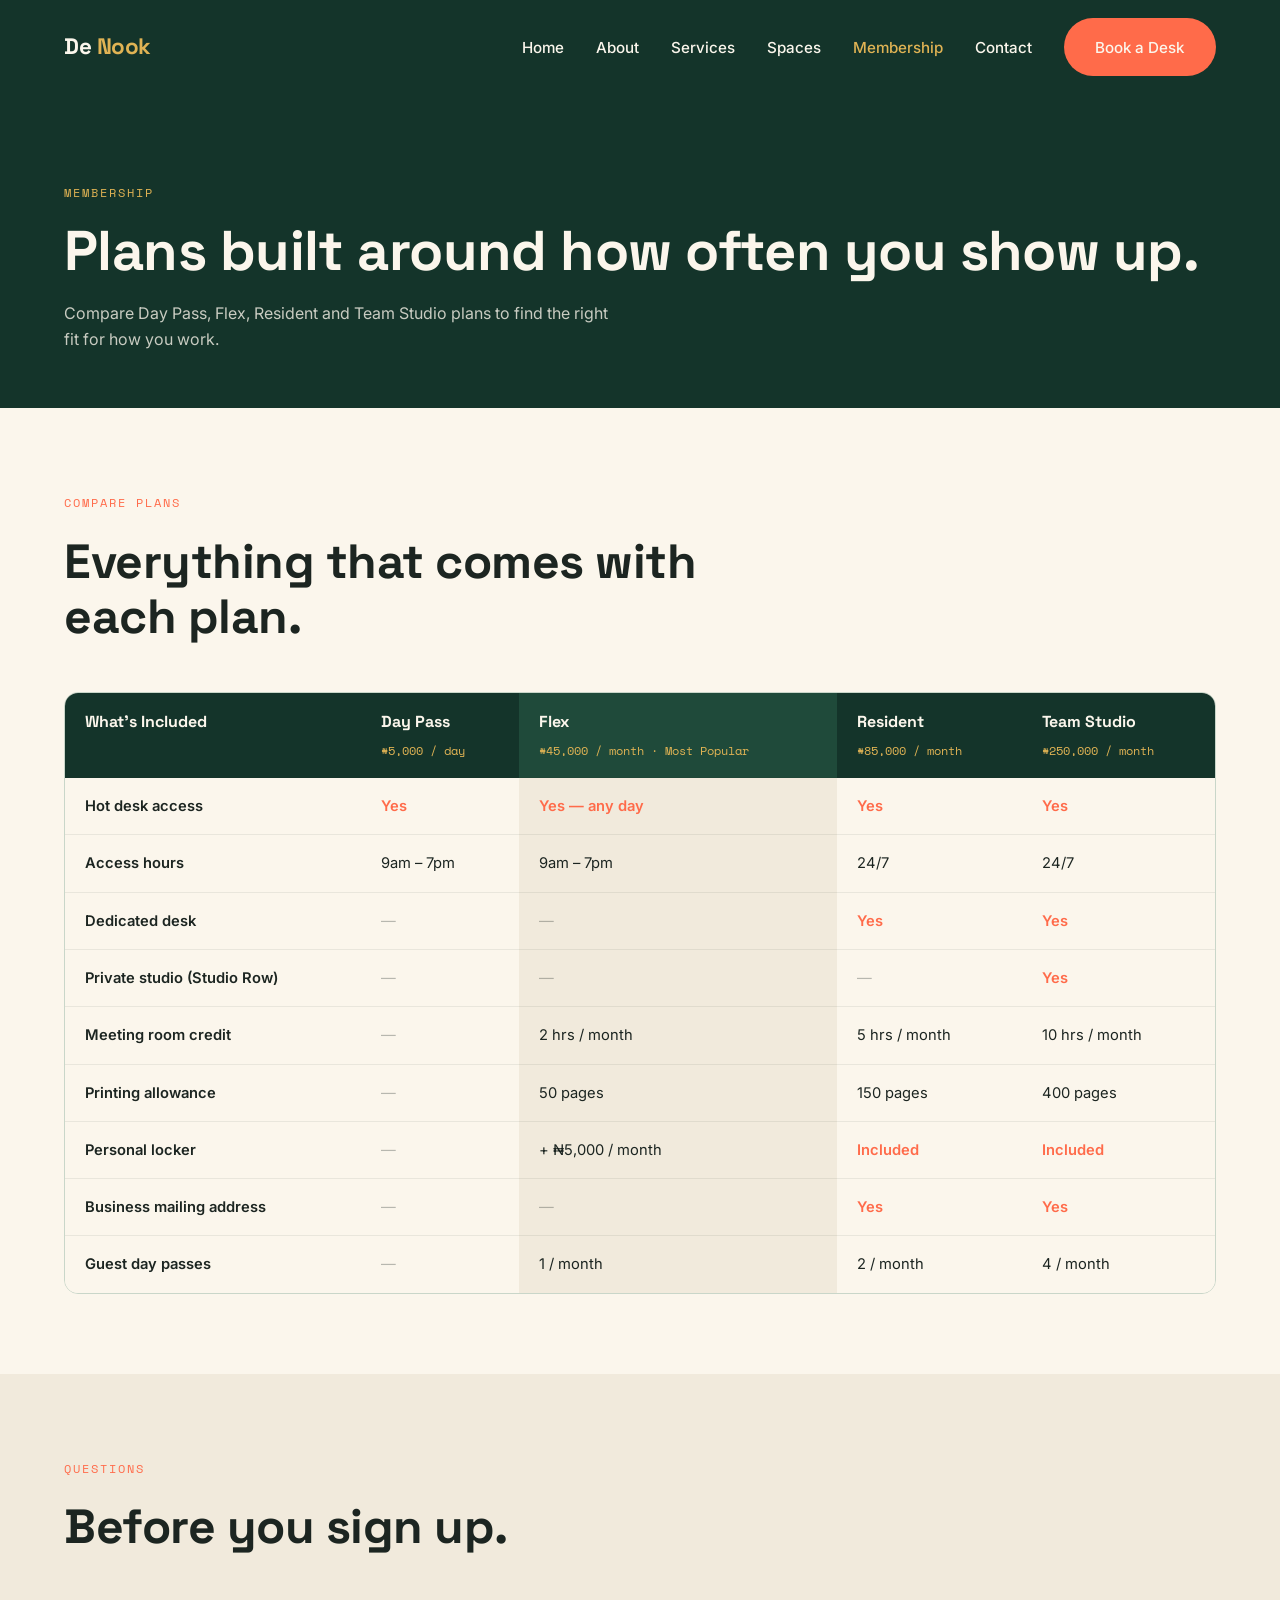
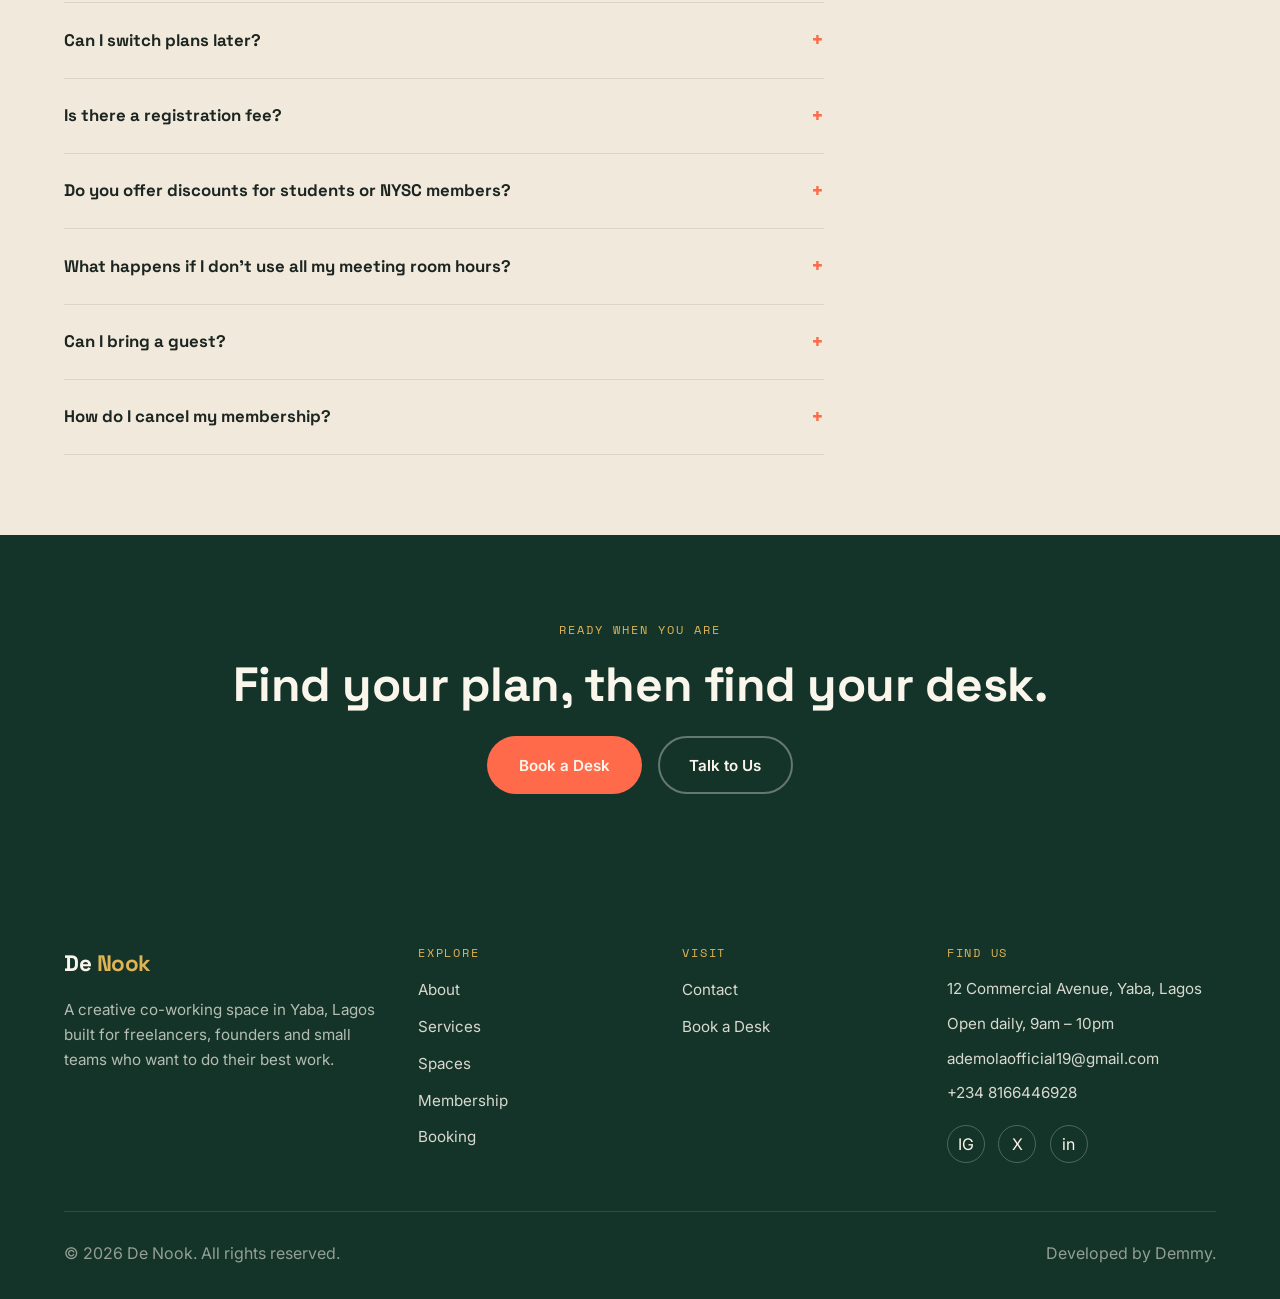
<file: membership.html>
<!DOCTYPE html>
<html lang="en">
<head>
  <meta charset="UTF-8" />
  <meta name="viewport" content="width=device-width, initial-scale=1.0" />
  <title>Membership — De Nook</title>
  <meta name="description" content="Compare De Nook's Day Pass, Flex, Resident and Team Studio membership plans." />

  <link rel="preconnect" href="https://fonts.googleapis.com" />
  <link rel="preconnect" href="https://fonts.gstatic.com" crossorigin />
  <link href="https://fonts.googleapis.com/css2?family=Space+Grotesk:wght@500;700&family=Inter:wght@400;500;600;700&family=Space+Mono:wght@400;700&display=swap" rel="stylesheet" />

  <link rel="stylesheet" href="css/style.css" />
  <link rel="stylesheet" href="css/membership.css" />
</head>
<body>

  <!-- ===== Navbar ===== -->
  <header class="navbar">
    <div class="container">
      <a href="index.html" class="logo">De <span>Nook</span></a>

      <button class="nav-toggle" aria-label="Toggle navigation" aria-expanded="false">
        <span></span><span></span><span></span>
      </button>

      <ul class="nav-links">
        <li><a href="index.html">Home</a></li>
        <li><a href="about.html">About</a></li>
        <li><a href="services.html">Services</a></li>
        <li><a href="spaces.html">Spaces</a></li>
        <li><a href="membership.html" class="active">Membership</a></li>
        <li><a href="contact.html">Contact</a></li>
        <li><a href="booking.html" class="btn btn-primary">Book a Desk</a></li>
      </ul>
    </div>
  </header>

  <!-- ===== Page header ===== -->
  <section class="page-header">
    <div class="container">
      <p class="eyebrow">Membership</p>
      <h1>Plans built around how often you show up.</h1>
      <p>Compare Day Pass, Flex, Resident and Team Studio plans to find the right fit for how you work.</p>
    </div>
  </section>

  <!-- ===== Plan comparison ===== -->
  <section class="plans">
    <div class="container">
      <div class="section-head">
        <p class="eyebrow">Compare Plans</p>
        <h2>Everything that comes with each plan.</h2>
      </div>

      <div class="table-wrap">
        <table class="compare-table">
          <thead>
            <tr>
              <th>What's Included</th>
              <th>Day Pass<span>₦5,000 / day</span></th>
              <th class="featured-col">Flex<span>₦45,000 / month · Most Popular</span></th>
              <th>Resident<span>₦85,000 / month</span></th>
              <th>Team Studio<span>₦250,000 / month</span></th>
            </tr>
          </thead>
          <tbody>
            <tr>
              <th>Hot desk access</th>
              <td class="yes">Yes</td>
              <td class="yes featured-col">Yes — any day</td>
              <td class="yes">Yes</td>
              <td class="yes">Yes</td>
            </tr>
            <tr>
              <th>Access hours</th>
              <td>9am – 7pm</td>
              <td class="featured-col">9am – 7pm</td>
              <td>24/7</td>
              <td>24/7</td>
            </tr>
            <tr>
              <th>Dedicated desk</th>
              <td class="no">—</td>
              <td class="no featured-col">—</td>
              <td class="yes">Yes</td>
              <td class="yes">Yes</td>
            </tr>
            <tr>
              <th>Private studio (Studio Row)</th>
              <td class="no">—</td>
              <td class="no featured-col">—</td>
              <td class="no">—</td>
              <td class="yes">Yes</td>
            </tr>
            <tr>
              <th>Meeting room credit</th>
              <td class="no">—</td>
              <td class="featured-col">2 hrs / month</td>
              <td>5 hrs / month</td>
              <td>10 hrs / month</td>
            </tr>
            <tr>
              <th>Printing allowance</th>
              <td class="no">—</td>
              <td class="featured-col">50 pages</td>
              <td>150 pages</td>
              <td>400 pages</td>
            </tr>
            <tr>
              <th>Personal locker</th>
              <td class="no">—</td>
              <td class="featured-col">+ ₦5,000 / month</td>
              <td class="yes">Included</td>
              <td class="yes">Included</td>
            </tr>
            <tr>
              <th>Business mailing address</th>
              <td class="no">—</td>
              <td class="no featured-col">—</td>
              <td class="yes">Yes</td>
              <td class="yes">Yes</td>
            </tr>
            <tr>
              <th>Guest day passes</th>
              <td class="no">—</td>
              <td class="featured-col">1 / month</td>
              <td>2 / month</td>
              <td>4 / month</td>
            </tr>
          </tbody>
        </table>
      </div>
    </div>
  </section>

  <!-- ===== FAQ ===== -->
  <section class="faq">
    <div class="container">
      <div class="section-head">
        <p class="eyebrow">Questions</p>
        <h2>Before you sign up.</h2>
      </div>

      <div class="faq-list">
        <details class="faq-item">
          <summary>Can I switch plans later?</summary>
          <p>Yes — upgrade or downgrade at any time. Plan changes take effect from your next billing date, so you're never charged twice for the same month.</p>
        </details>

        <details class="faq-item">
          <summary>Is there a registration fee?</summary>
          <p>No setup or registration fees on any plan. The price on the table is the price you pay — no surprises on your first invoice.</p>
        </details>

        <details class="faq-item">
          <summary>Do you offer discounts for students or NYSC members?</summary>
          <p>Yes — show a valid student or NYSC ID for 15% off Day Pass and Flex plans. Just mention it when you book or send us a message.</p>
        </details>

        <details class="faq-item">
          <summary>What happens if I don't use all my meeting room hours?</summary>
          <p>Unused meeting room hours don't roll over to the next month, but you can always book additional hours at the member rate of ₦7,500/hour.</p>
        </details>

        <details class="faq-item">
          <summary>Can I bring a guest?</summary>
          <p>Flex, Resident and Team Studio plans all include guest day passes — see the table above for how many come with your plan each month.</p>
        </details>

        <details class="faq-item">
          <summary>How do I cancel my membership?</summary>
          <p>Send us a message at least 7 days before your next billing date. There's no lock-in contract on Day Pass or Flex plans.</p>
        </details>
      </div>
    </div>
  </section>

  <!-- ===== CTA banner ===== -->
  <section class="cta-banner">
    <div class="container">
      <p class="eyebrow">Ready When You Are</p>
      <h2>Find your plan, then find your desk.</h2>
      <div class="cta-banner-actions">
        <a href="booking.html" class="btn btn-primary">Book a Desk</a>
        <a href="contact.html" class="btn btn-outline">Talk to Us</a>
      </div>
    </div>
  </section>

  <!-- ===== Footer ===== -->
  <footer class="footer">
    <div class="container">
      <div class="footer-grid">
        <div class="footer-brand">
          <a href="index.html" class="logo">De <span>Nook</span></a>
          <p>A creative co-working space in Yaba, Lagos built for freelancers, founders and small teams who want to do their best work.</p>
        </div>

        <div class="footer-nav">
          <h4>Explore</h4>
          <ul class="footer-links">
            <li><a href="about.html">About</a></li>
            <li><a href="services.html">Services</a></li>
            <li><a href="spaces.html">Spaces</a></li>
            <li><a href="membership.html">Membership</a></li>
            <li><a href="booking.html">Booking</a></li>
          </ul>
        </div>

        <div class="footer-nav">
          <h4>Visit</h4>
          <ul class="footer-links">
            <li><a href="contact.html">Contact</a></li>
            <li><a href="booking.html">Book a Desk</a></li>
          </ul>
        </div>

        <div class="footer-contact">
          <h4>Find Us</h4>
          <address>12 Commercial Avenue, Yaba, Lagos</address>
          <p>Open daily, 9am – 10pm</p>
          <p>ademolaofficial19@gmail.com</p>
          <p>+234 8166446928</p>

          <div class="footer-social">
            <a href="#" aria-label="Instagram">IG</a>
            <a href="#" aria-label="X (Twitter)">X</a>
            <a href="#" aria-label="LinkedIn">in</a>
          </div>
        </div>
      </div>

      <div class="footer-bottom">
        <p>© 2026 De Nook. All rights reserved.</p>
        <p>Developed by Demmy.</p>
      </div>
    </div>
  </footer>

  <script src="js/main.js"></script>
</body>
</html>
</file>
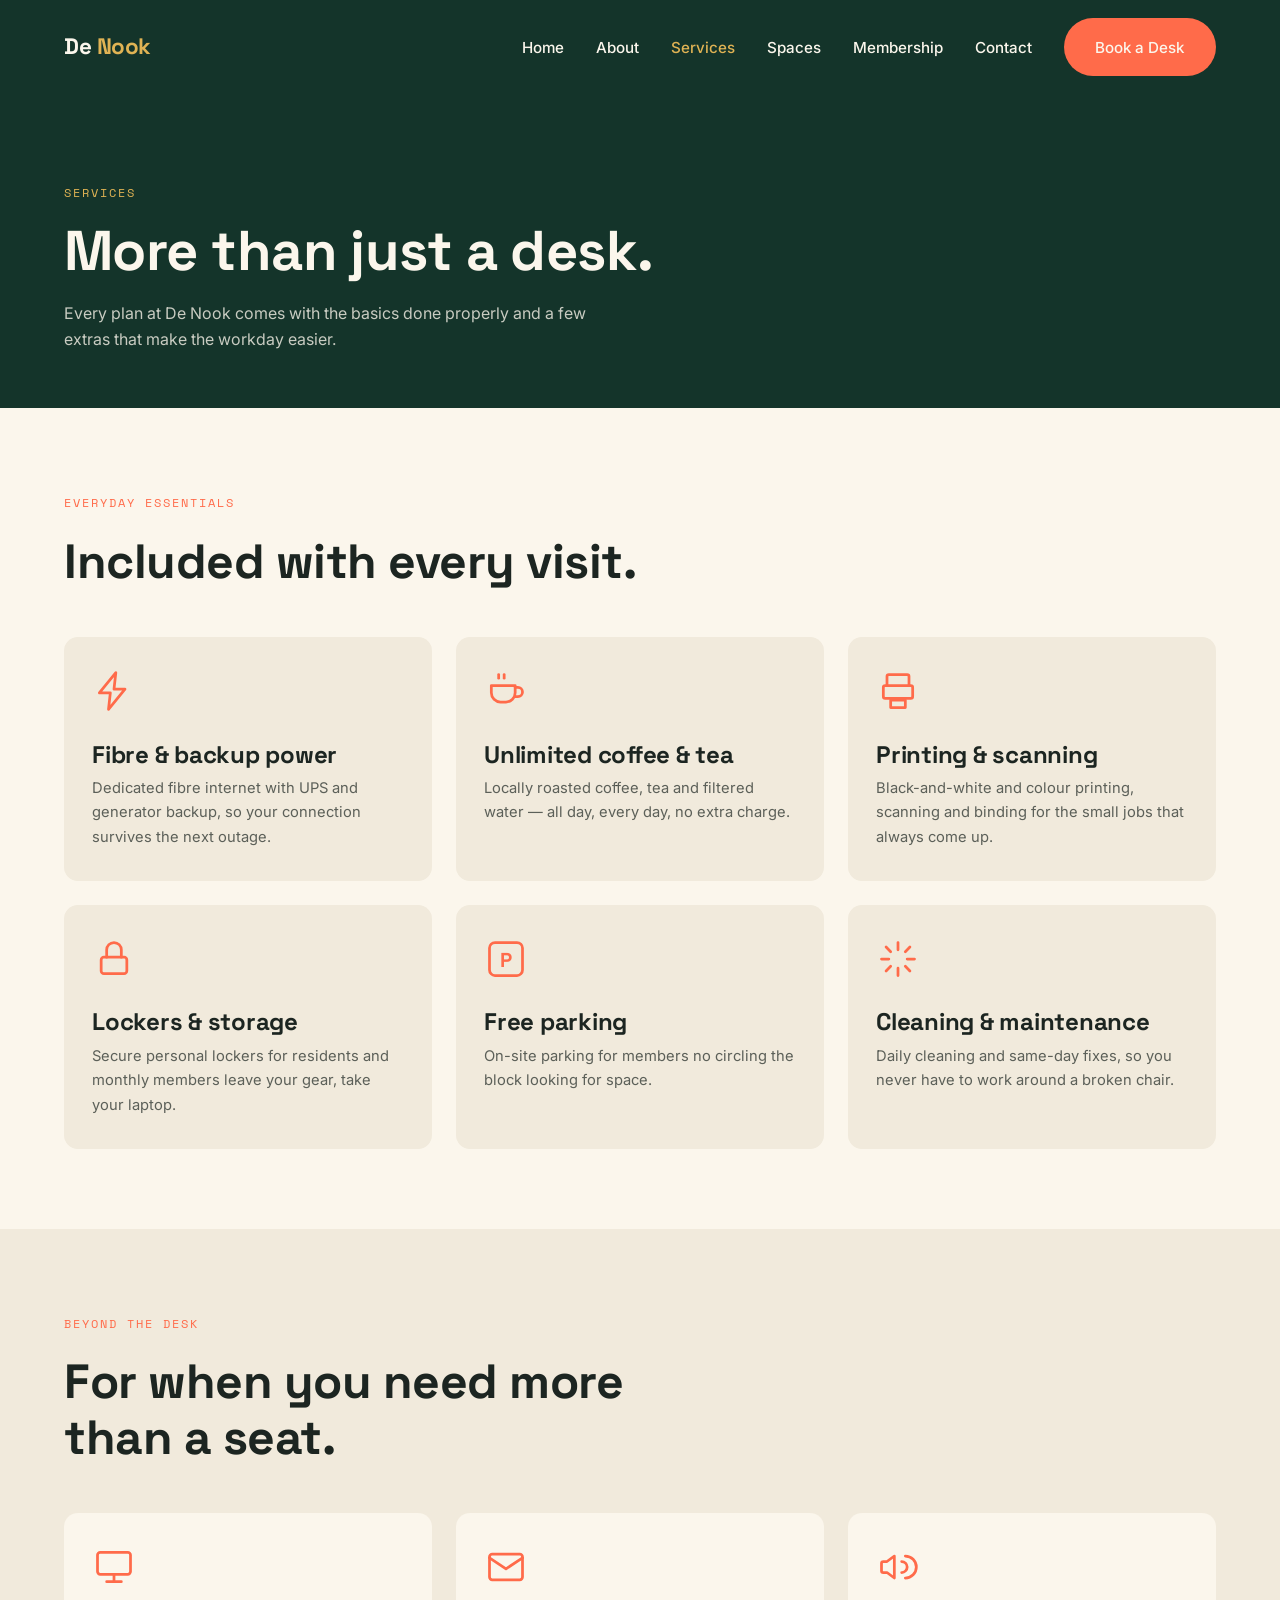
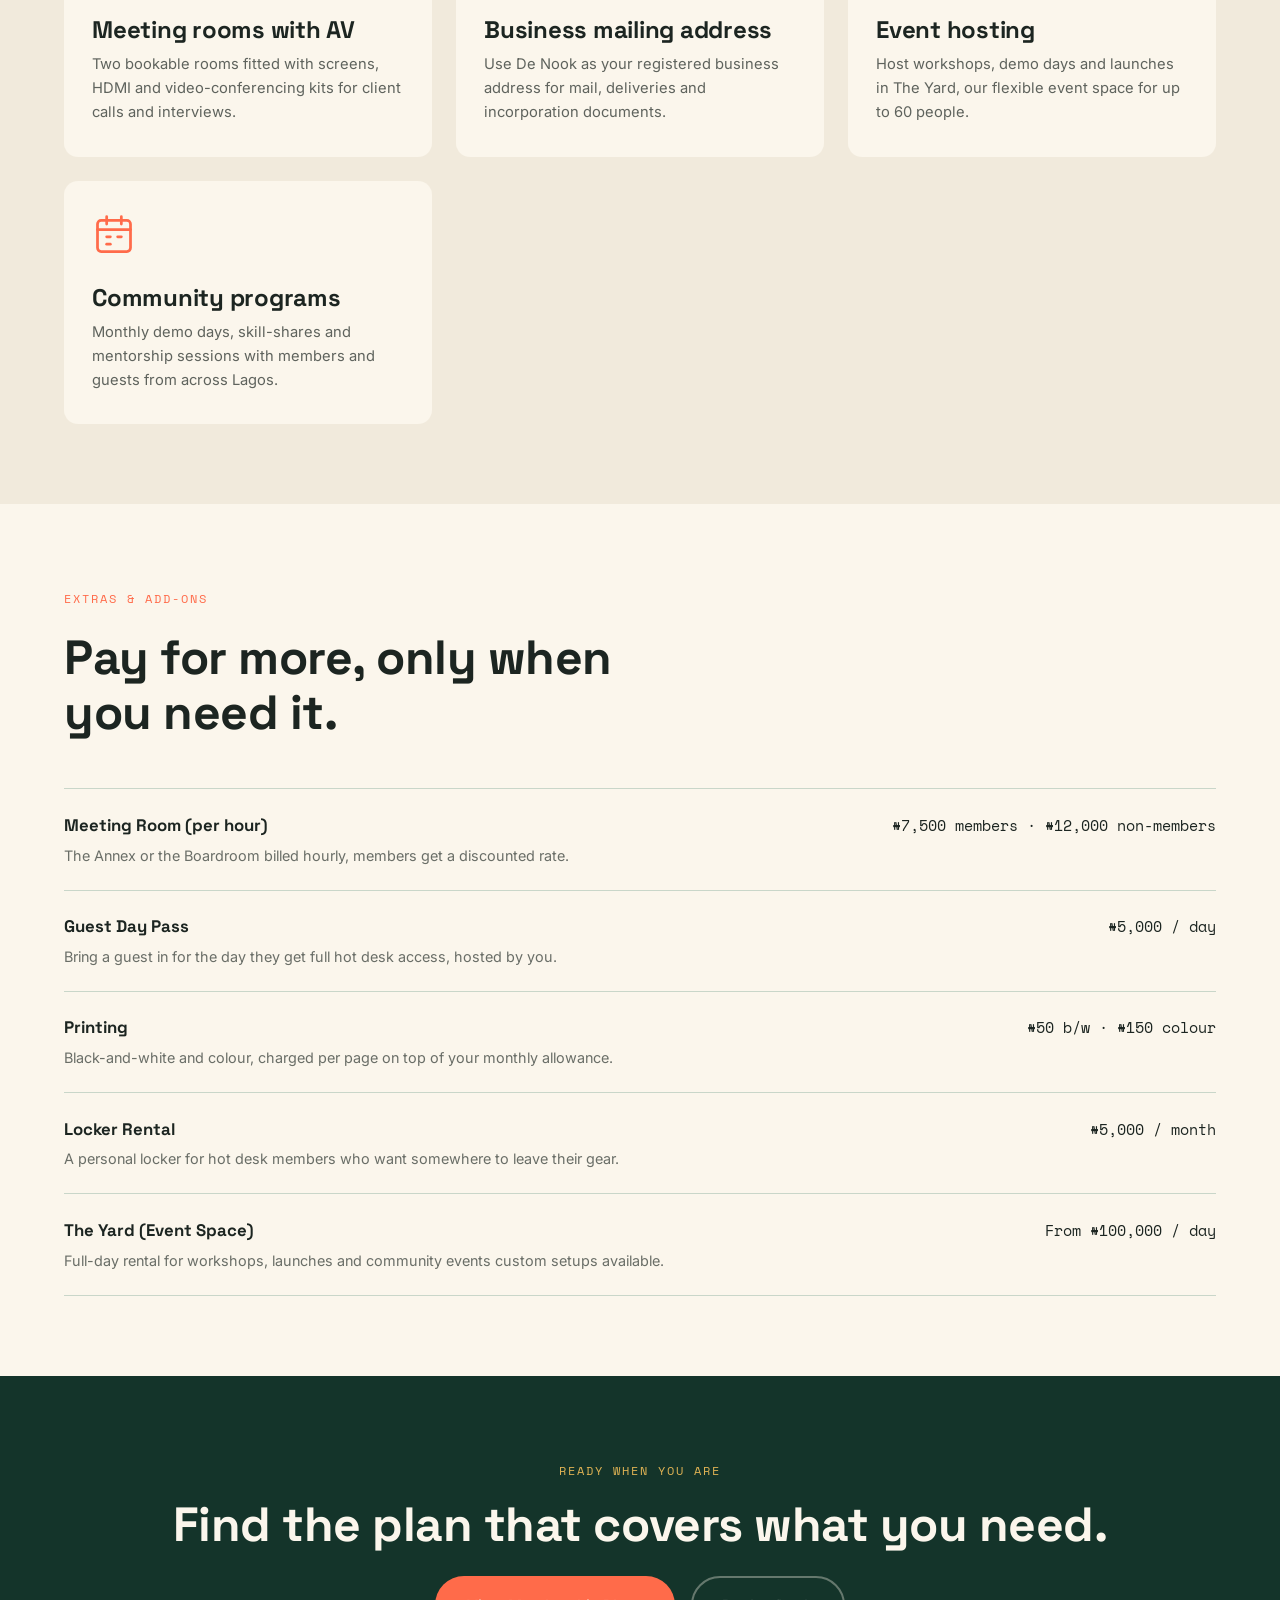
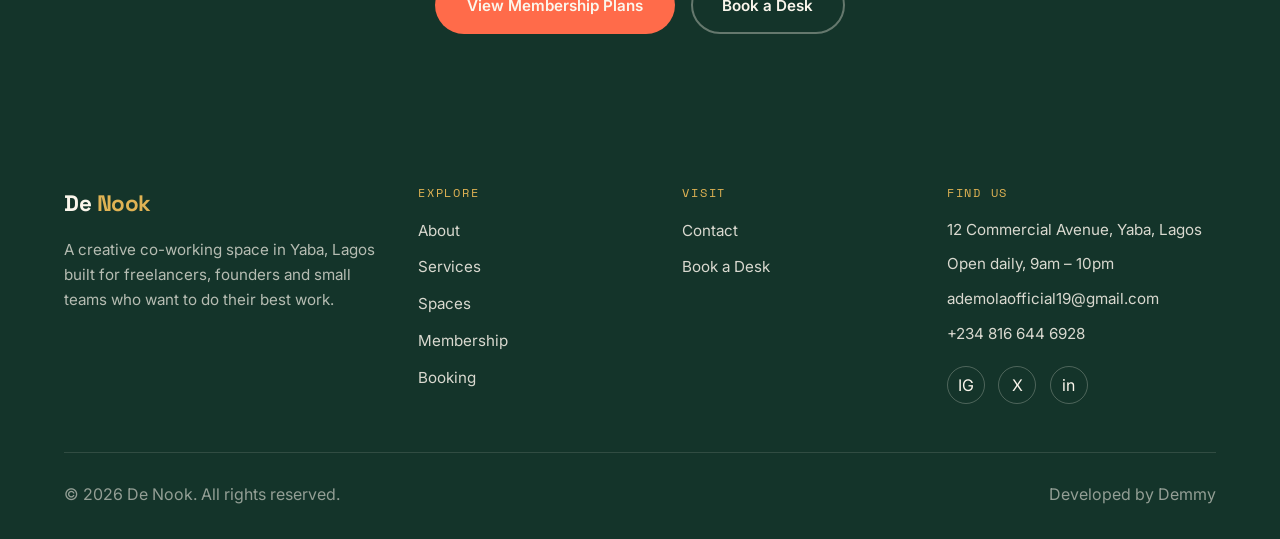
<file: services.html>
<!DOCTYPE html>
<html lang="en">
<head>
  <meta charset="UTF-8" />
  <meta name="viewport" content="width=device-width, initial-scale=1.0" />
  <title>Services — De Nook</title>
  <meta name="description" content="Everything included with a seat at De Nook — fibre internet, printing, meeting rooms, event hosting and more." />

  <link rel="preconnect" href="https://fonts.googleapis.com" />
  <link rel="preconnect" href="https://fonts.gstatic.com" crossorigin />
  <link href="https://fonts.googleapis.com/css2?family=Space+Grotesk:wght@500;700&family=Inter:wght@400;500;600;700&family=Space+Mono:wght@400;700&display=swap" rel="stylesheet" />

  <link rel="stylesheet" href="css/style.css" />
  <link rel="stylesheet" href="css/services.css" />
</head>
<body>

  <!-- ===== Navbar ===== -->
  <header class="navbar">
    <div class="container">
      <a href="index.html" class="logo">De <span>Nook</span></a>

      <button class="nav-toggle" aria-label="Toggle navigation" aria-expanded="false">
        <span></span><span></span><span></span>
      </button>

      <ul class="nav-links">
        <li><a href="index.html">Home</a></li>
        <li><a href="about.html">About</a></li>
        <li><a href="services.html" class="active">Services</a></li>
        <li><a href="spaces.html">Spaces</a></li>
        <li><a href="membership.html">Membership</a></li>
        <li><a href="contact.html">Contact</a></li>
        <li><a href="booking.html" class="btn btn-primary">Book a Desk</a></li>
      </ul>
    </div>
  </header>

  <!-- ===== Page header ===== -->
  <section class="page-header">
    <div class="container">
      <p class="eyebrow">Services</p>
      <h1>More than just a desk.</h1>
      <p>Every plan at De Nook comes with the basics done properly and a few extras that make the workday easier.</p>
    </div>
  </section>

  <!-- ===== Everyday essentials ===== -->
  <section class="service-category">
    <div class="container">
      <div class="section-head">
        <p class="eyebrow">Everyday Essentials</p>
        <h2>Included with every visit.</h2>
      </div>

      <div class="services-grid">
        <div class="card">
          <svg class="icon" viewBox="0 0 24 24" fill="none" stroke="currentColor" stroke-width="1.5" stroke-linecap="round" stroke-linejoin="round">
            <path d="M13 2 4 13h6l-1 9 9-11h-6l1-9Z" />
          </svg>
          <h3>Fibre &amp; backup power</h3>
          <p>Dedicated fibre internet with UPS and generator backup, so your connection survives the next outage.</p>
        </div>

        <div class="card">
          <svg class="icon" viewBox="0 0 24 24" fill="none" stroke="currentColor" stroke-width="1.5" stroke-linecap="round" stroke-linejoin="round">
            <path d="M4 9h13v4a5 5 0 0 1-5 5H9a5 5 0 0 1-5-5V9Z" />
            <path d="M17 10h1.5a2.5 2.5 0 0 1 0 5H17" />
            <path d="M8 3v2" />
            <path d="M11 3v2" />
          </svg>
          <h3>Unlimited coffee &amp; tea</h3>
          <p>Locally roasted coffee, tea and filtered water — all day, every day, no extra charge.</p>
        </div>

        <div class="card">
          <svg class="icon" viewBox="0 0 24 24" fill="none" stroke="currentColor" stroke-width="1.5" stroke-linecap="round" stroke-linejoin="round">
            <path d="M6 9V4a1 1 0 0 1 1-1h10a1 1 0 0 1 1 1v5" />
            <rect x="4" y="9" width="16" height="7" rx="1" />
            <path d="M8 17h8v4H8z" />
          </svg>
          <h3>Printing &amp; scanning</h3>
          <p>Black-and-white and colour printing, scanning and binding for the small jobs that always come up.</p>
        </div>

        <div class="card">
          <svg class="icon" viewBox="0 0 24 24" fill="none" stroke="currentColor" stroke-width="1.5" stroke-linecap="round" stroke-linejoin="round">
            <rect x="5" y="11" width="14" height="9" rx="1.5" />
            <path d="M8 11V7a4 4 0 0 1 8 0v4" />
          </svg>
          <h3>Lockers &amp; storage</h3>
          <p>Secure personal lockers for residents and monthly members leave your gear, take your laptop.</p>
        </div>

        <div class="card">
          <svg class="icon" viewBox="0 0 24 24" fill="none" stroke="currentColor" stroke-width="1.5" stroke-linecap="round" stroke-linejoin="round">
            <rect x="3" y="3" width="18" height="18" rx="3" />
            <text x="12" y="16.5" font-family="Space Grotesk, sans-serif" font-size="11" font-weight="700" text-anchor="middle" fill="currentColor" stroke="none">P</text>
          </svg>
          <h3>Free parking</h3>
          <p>On-site parking for members no circling the block looking for space.</p>
        </div>

        <div class="card">
          <svg class="icon" viewBox="0 0 24 24" fill="none" stroke="currentColor" stroke-width="1.5" stroke-linecap="round" stroke-linejoin="round">
            <path d="M12 3v4M12 17v4M3 12h4M17 12h4M5.5 5.5l2.5 2.5M16 16l2.5 2.5M18.5 5.5 16 8M8 16l-2.5 2.5" />
          </svg>
          <h3>Cleaning &amp; maintenance</h3>
          <p>Daily cleaning and same-day fixes, so you never have to work around a broken chair.</p>
        </div>
      </div>
    </div>
  </section>

  <!-- ===== Beyond the desk ===== -->
  <section class="service-category alt">
    <div class="container">
      <div class="section-head">
        <p class="eyebrow">Beyond the Desk</p>
        <h2>For when you need more than a seat.</h2>
      </div>

      <div class="services-grid">
        <div class="card">
          <svg class="icon" viewBox="0 0 24 24" fill="none" stroke="currentColor" stroke-width="1.5" stroke-linecap="round" stroke-linejoin="round">
            <rect x="3" y="4" width="18" height="12" rx="1.5" />
            <path d="M8 20h8" />
            <path d="M12 16v4" />
          </svg>
          <h3>Meeting rooms with AV</h3>
          <p>Two bookable rooms fitted with screens, HDMI and video-conferencing kits for client calls and interviews.</p>
        </div>

        <div class="card">
          <svg class="icon" viewBox="0 0 24 24" fill="none" stroke="currentColor" stroke-width="1.5" stroke-linecap="round" stroke-linejoin="round">
            <rect x="3" y="5" width="18" height="14" rx="1.5" />
            <path d="M3 7l9 6 9-6" />
          </svg>
          <h3>Business mailing address</h3>
          <p>Use De Nook as your registered business address for mail, deliveries and incorporation documents.</p>
        </div>

        <div class="card">
          <svg class="icon" viewBox="0 0 24 24" fill="none" stroke="currentColor" stroke-width="1.5" stroke-linecap="round" stroke-linejoin="round">
            <path d="M3 10v4a1 1 0 0 0 1 1h2l4 3V6L6 9H4a1 1 0 0 0-1 1Z" />
            <path d="M14 9a3 3 0 0 1 0 6" />
            <path d="M16 6a6 6 0 0 1 0 12" />
          </svg>
          <h3>Event hosting</h3>
          <p>Host workshops, demo days and launches in The Yard, our flexible event space for up to 60 people.</p>
        </div>

        <div class="card">
          <svg class="icon" viewBox="0 0 24 24" fill="none" stroke="currentColor" stroke-width="1.5" stroke-linecap="round" stroke-linejoin="round">
            <rect x="3" y="4" width="18" height="17" rx="2" />
            <path d="M3 9h18" />
            <path d="M8 2v4" />
            <path d="M16 2v4" />
            <path d="M8 13h2" />
            <path d="M14 13h2" />
            <path d="M8 17h2" />
          </svg>
          <h3>Community programs</h3>
          <p>Monthly demo days, skill-shares and mentorship sessions with members and guests from across Lagos.</p>
        </div>
      </div>
    </div>
  </section>

  <!-- ===== Extras / add-ons ===== -->
  <section class="extras">
    <div class="container">
      <div class="section-head">
        <p class="eyebrow">Extras &amp; Add-Ons</p>
        <h2>Pay for more, only when you need it.</h2>
      </div>

      <div class="extras-list">
        <div class="extras-row">
          <div class="extras-info">
            <span class="extras-name">Meeting Room (per hour)</span>
            <span class="extras-desc">The Annex or the Boardroom billed hourly, members get a discounted rate.</span>
          </div>
          <span class="extras-price">₦7,500 members · ₦12,000 non-members</span>
        </div>

        <div class="extras-row">
          <div class="extras-info">
            <span class="extras-name">Guest Day Pass</span>
            <span class="extras-desc">Bring a guest in for the day they get full hot desk access, hosted by you.</span>
          </div>
          <span class="extras-price">₦5,000 / day</span>
        </div>

        <div class="extras-row">
          <div class="extras-info">
            <span class="extras-name">Printing</span>
            <span class="extras-desc">Black-and-white and colour, charged per page on top of your monthly allowance.</span>
          </div>
          <span class="extras-price">₦50 b/w · ₦150 colour</span>
        </div>

        <div class="extras-row">
          <div class="extras-info">
            <span class="extras-name">Locker Rental</span>
            <span class="extras-desc">A personal locker for hot desk members who want somewhere to leave their gear.</span>
          </div>
          <span class="extras-price">₦5,000 / month</span>
        </div>

        <div class="extras-row">
          <div class="extras-info">
            <span class="extras-name">The Yard (Event Space)</span>
            <span class="extras-desc">Full-day rental for workshops, launches and community events custom setups available.</span>
          </div>
          <span class="extras-price">From ₦100,000 / day</span>
        </div>
      </div>
    </div>
  </section>

  <!-- ===== CTA banner ===== -->
  <section class="cta-banner">
    <div class="container">
      <p class="eyebrow">Ready When You Are</p>
      <h2>Find the plan that covers what you need.</h2>
      <div class="cta-banner-actions">
        <a href="membership.html" class="btn btn-primary">View Membership Plans</a>
        <a href="booking.html" class="btn btn-outline">Book a Desk</a>
      </div>
    </div>
  </section>

  <!-- ===== Footer ===== -->
  <footer class="footer">
    <div class="container">
      <div class="footer-grid">
        <div class="footer-brand">
          <a href="index.html" class="logo">De <span>Nook</span></a>
          <p>A creative co-working space in Yaba, Lagos built for freelancers, founders and small teams who want to do their best work.</p>
        </div>

        <div class="footer-nav">
          <h4>Explore</h4>
          <ul class="footer-links">
            <li><a href="about.html">About</a></li>
            <li><a href="services.html">Services</a></li>
            <li><a href="spaces.html">Spaces</a></li>
            <li><a href="membership.html">Membership</a></li>
            <li><a href="booking.html">Booking</a></li>
          </ul>
        </div>

        <div class="footer-nav">
          <h4>Visit</h4>
          <ul class="footer-links">
            <li><a href="contact.html">Contact</a></li>
            <li><a href="booking.html">Book a Desk</a></li>
          </ul>
        </div>

        <div class="footer-contact">
          <h4>Find Us</h4>
          <address>12 Commercial Avenue, Yaba, Lagos</address>
          <p>Open daily, 9am – 10pm</p>
          <p>ademolaofficial19@gmail.com</p>
          <p>+234 816 644 6928</p>

          <div class="footer-social">
            <a href="#" aria-label="Instagram">IG</a>
            <a href="#" aria-label="X (Twitter)">X</a>
            <a href="#" aria-label="LinkedIn">in</a>
          </div>
        </div>
      </div>

      <div class="footer-bottom">
        <p>© 2026 De Nook. All rights reserved.</p>
        <p>Developed by Demmy</p>
      </div>
    </div>
  </footer>

  <script src="js/main.js"></script>
</body>
</html>
</file>
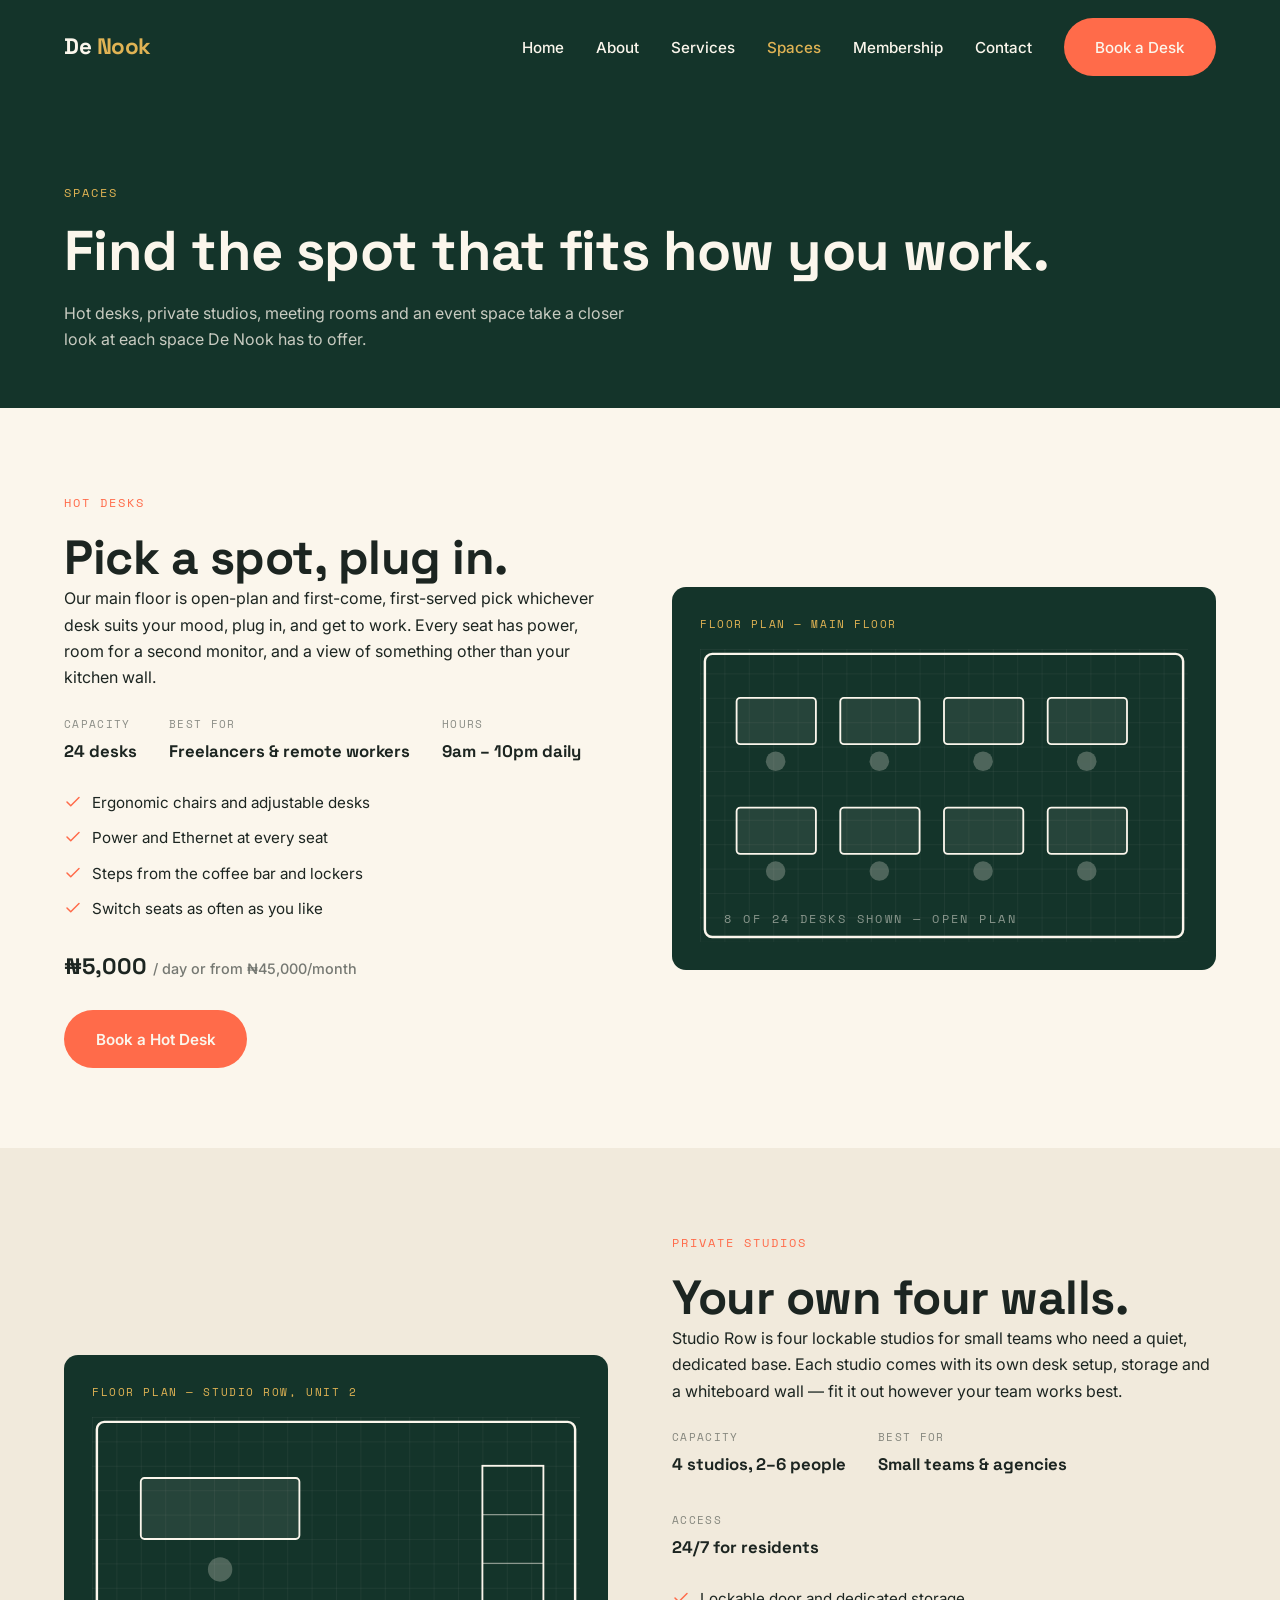
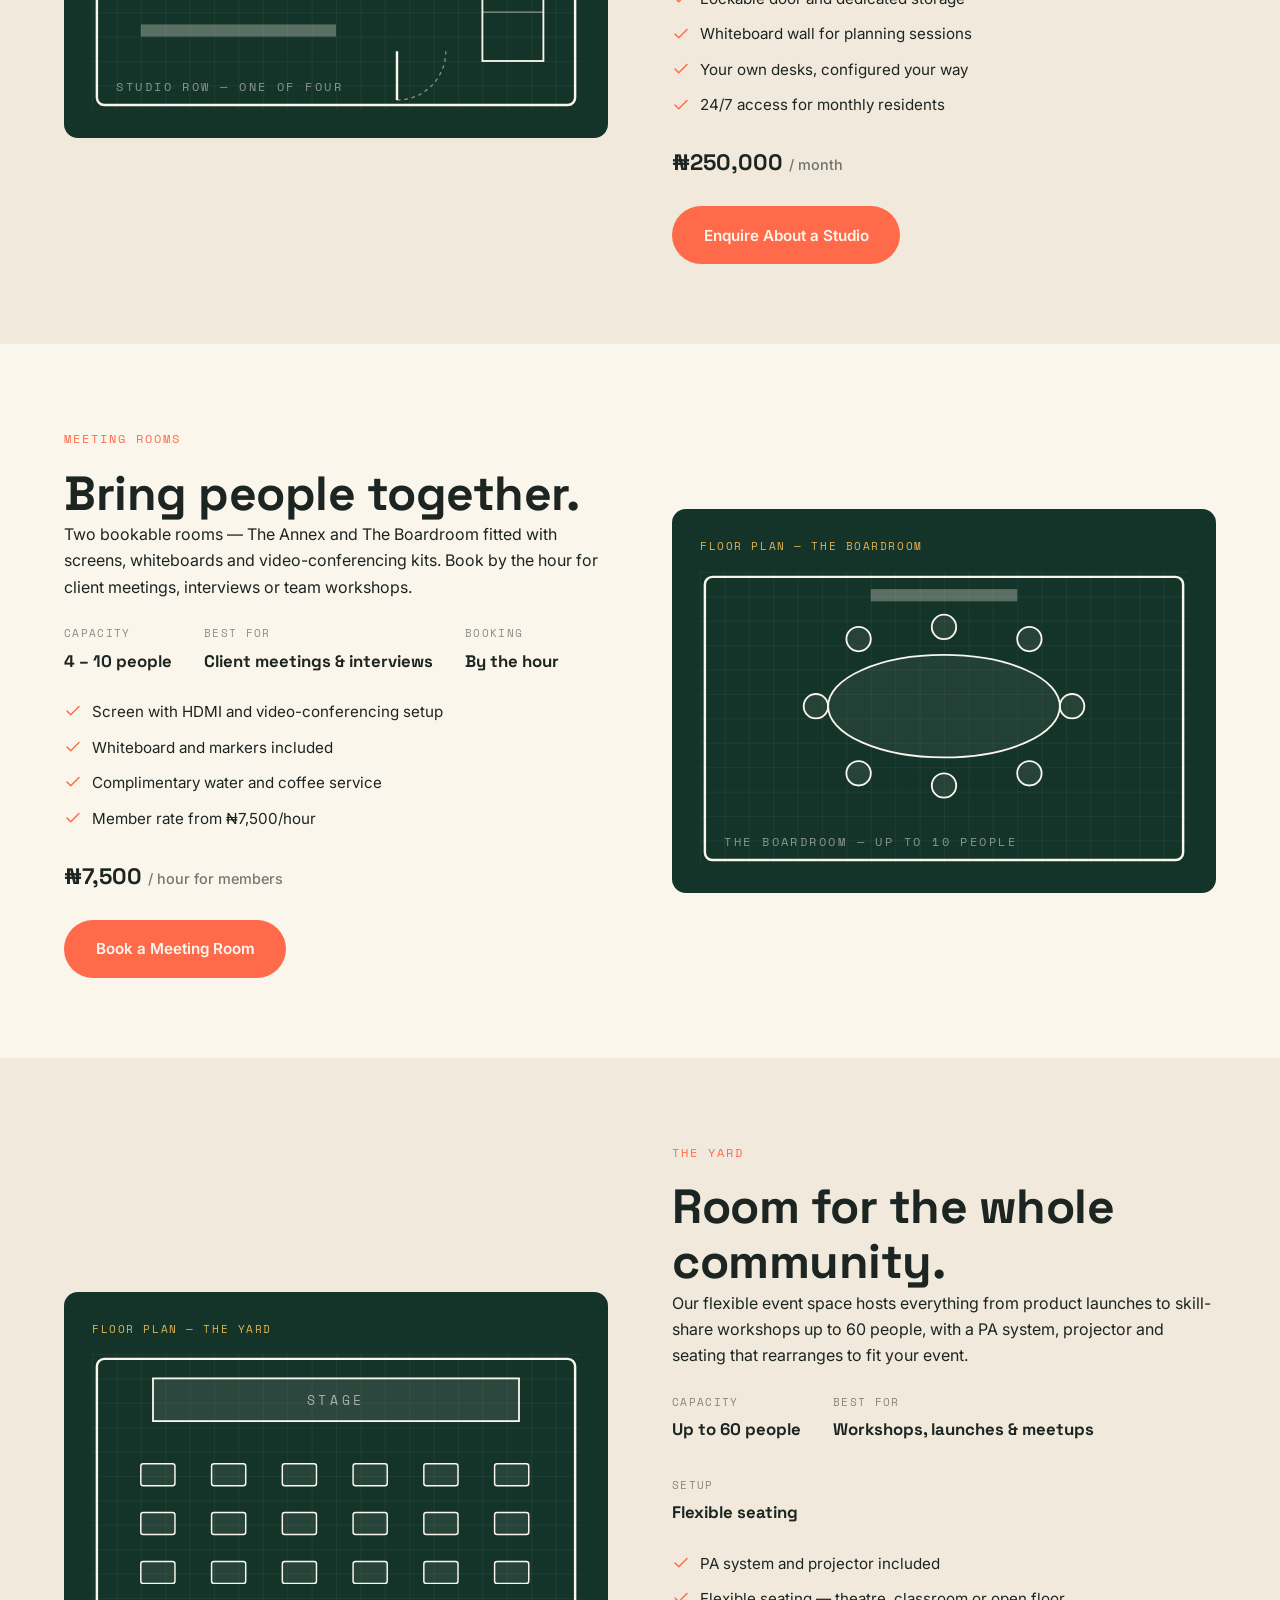
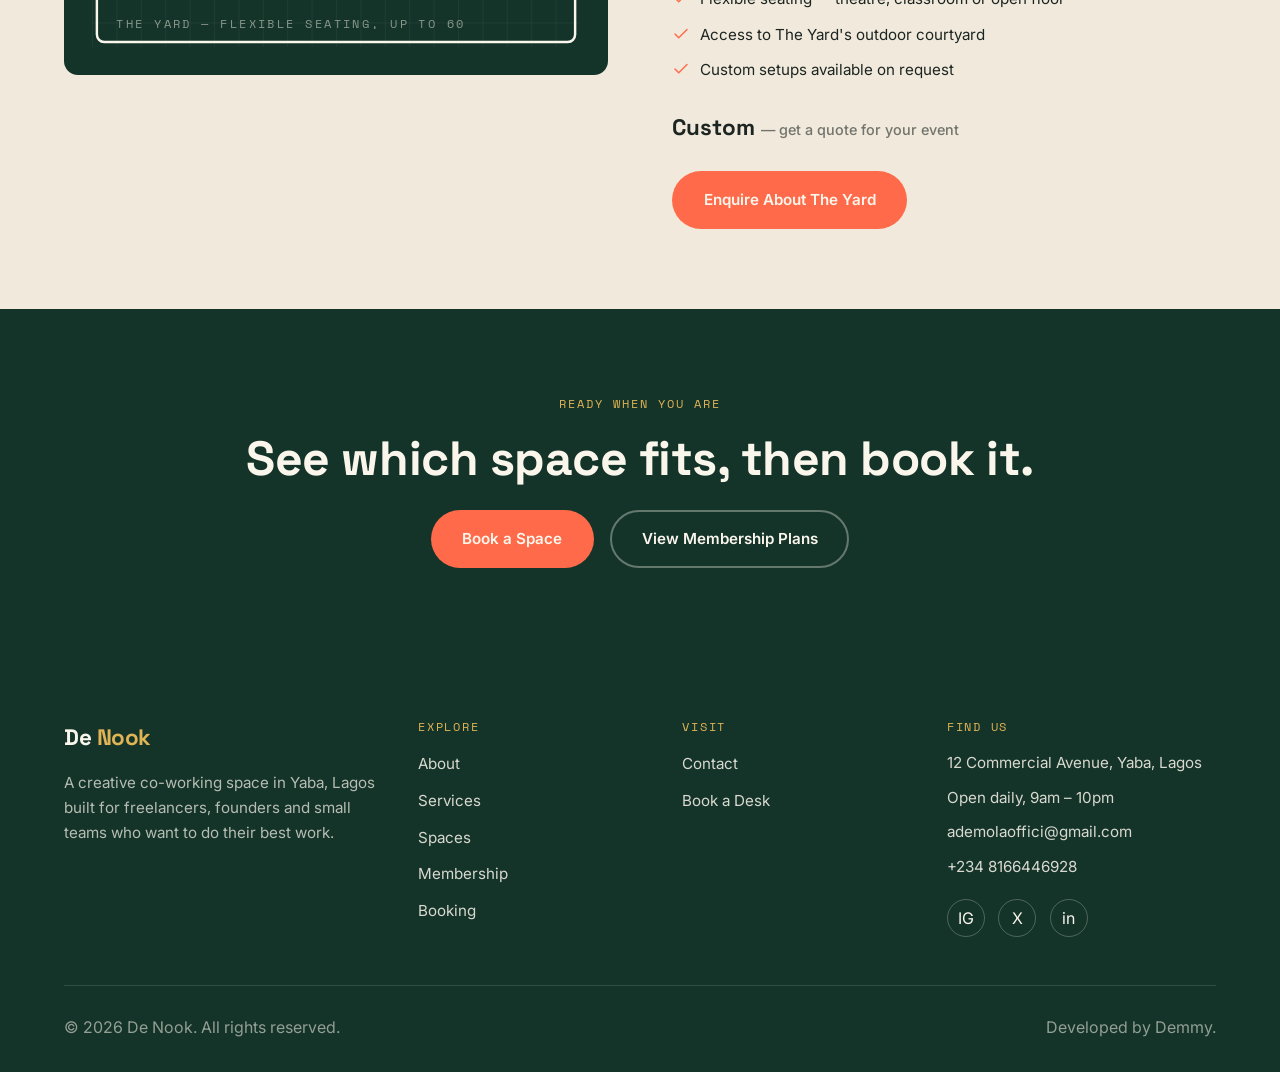
<file: spaces.html>
<!DOCTYPE html>
<html lang="en">
<head>
  <meta charset="UTF-8" />
  <meta name="viewport" content="width=device-width, initial-scale=1.0" />
  <title>Spaces — De Nook</title>
  <meta name="description" content="Hot desks, private studios, meeting rooms and an event space — explore every space at De Nook." />

  <link rel="preconnect" href="https://fonts.googleapis.com" />
  <link rel="preconnect" href="https://fonts.gstatic.com" crossorigin />
  <link href="https://fonts.googleapis.com/css2?family=Space+Grotesk:wght@500;700&family=Inter:wght@400;500;600;700&family=Space+Mono:wght@400;700&display=swap" rel="stylesheet" />

  <link rel="stylesheet" href="css/style.css" />
  <link rel="stylesheet" href="css/spaces.css" />
</head>
<body>

  <!-- ===== Navbar ===== -->
  <header class="navbar">
    <div class="container">
      <a href="index.html" class="logo">De <span>Nook</span></a>

      <button class="nav-toggle" aria-label="Toggle navigation" aria-expanded="false">
        <span></span><span></span><span></span>
      </button>

      <ul class="nav-links">
        <li><a href="index.html">Home</a></li>
        <li><a href="about.html">About</a></li>
        <li><a href="services.html">Services</a></li>
        <li><a href="spaces.html" class="active">Spaces</a></li>
        <li><a href="membership.html">Membership</a></li>
        <li><a href="contact.html">Contact</a></li>
        <li><a href="booking.html" class="btn btn-primary">Book a Desk</a></li>
      </ul>
    </div>
  </header>

  <!-- ===== Page header ===== -->
  <section class="page-header">
    <div class="container">
      <p class="eyebrow">Spaces</p>
      <h1>Find the spot that fits how you work.</h1>
      <p>Hot desks, private studios, meeting rooms and an event space take a closer look at each space De Nook has to offer.</p>
    </div>
  </section>

  <!-- ===== Hot Desks ===== -->
  <section class="space-section">
    <div class="container space-row">
      <div class="space-text">
        <p class="eyebrow">Hot Desks</p>
        <h2>Pick a spot, plug in.</h2>
        <p>Our main floor is open-plan and first-come, first-served pick whichever desk suits your mood, plug in, and get to work. Every seat has power, room for a second monitor, and a view of something other than your kitchen wall.</p>

        <div class="space-meta">
          <div class="space-meta-item">
            <span class="meta-label">Capacity</span>
            <span class="meta-value">24 desks</span>
          </div>
          <div class="space-meta-item">
            <span class="meta-label">Best for</span>
            <span class="meta-value">Freelancers &amp; remote workers</span>
          </div>
          <div class="space-meta-item">
            <span class="meta-label">Hours</span>
            <span class="meta-value">9am – 10pm daily</span>
          </div>
        </div>

        <ul class="space-features">
          <li><svg viewBox="0 0 24 24" fill="none" stroke="currentColor" stroke-width="2" stroke-linecap="round" stroke-linejoin="round"><path d="M20 6 9 17l-5-5" /></svg> Ergonomic chairs and adjustable desks</li>
          <li><svg viewBox="0 0 24 24" fill="none" stroke="currentColor" stroke-width="2" stroke-linecap="round" stroke-linejoin="round"><path d="M20 6 9 17l-5-5" /></svg> Power and Ethernet at every seat</li>
          <li><svg viewBox="0 0 24 24" fill="none" stroke="currentColor" stroke-width="2" stroke-linecap="round" stroke-linejoin="round"><path d="M20 6 9 17l-5-5" /></svg> Steps from the coffee bar and lockers</li>
          <li><svg viewBox="0 0 24 24" fill="none" stroke="currentColor" stroke-width="2" stroke-linecap="round" stroke-linejoin="round"><path d="M20 6 9 17l-5-5" /></svg> Switch seats as often as you like</li>
        </ul>

        <p class="space-price">₦5,000 <span>/ day or from ₦45,000/month</span></p>
        <a href="booking.html" class="btn btn-primary">Book a Hot Desk</a>
      </div>

      <div class="space-visual">
        <div class="floor-plan">
          <span class="floor-plan-label">Floor Plan — Main Floor</span>
          <svg viewBox="0 0 400 240" xmlns="http://www.w3.org/2000/svg">
            <defs>
              <pattern id="grid-hotdesk" width="20" height="20" patternUnits="userSpaceOnUse">
                <path d="M20 0H0V20" fill="none" stroke="currentColor" stroke-width="0.5" opacity="0.15" />
              </pattern>
            </defs>
            <rect width="400" height="240" fill="url(#grid-hotdesk)" />
            <rect x="4" y="4" width="392" height="232" rx="6" fill="none" stroke="currentColor" stroke-width="2" />
            <g fill="rgba(251,246,236,0.08)" stroke="currentColor" stroke-width="1.5">
              <rect x="30" y="40" width="65" height="38" rx="3" />
              <rect x="115" y="40" width="65" height="38" rx="3" />
              <rect x="200" y="40" width="65" height="38" rx="3" />
              <rect x="285" y="40" width="65" height="38" rx="3" />
              <rect x="30" y="130" width="65" height="38" rx="3" />
              <rect x="115" y="130" width="65" height="38" rx="3" />
              <rect x="200" y="130" width="65" height="38" rx="3" />
              <rect x="285" y="130" width="65" height="38" rx="3" />
            </g>
            <g fill="currentColor" opacity="0.25">
              <circle cx="62" cy="92" r="8" />
              <circle cx="147" cy="92" r="8" />
              <circle cx="232" cy="92" r="8" />
              <circle cx="317" cy="92" r="8" />
              <circle cx="62" cy="182" r="8" />
              <circle cx="147" cy="182" r="8" />
              <circle cx="232" cy="182" r="8" />
              <circle cx="317" cy="182" r="8" />
            </g>
            <text x="20" y="225" font-family="Space Mono, monospace" font-size="10" letter-spacing="2" fill="currentColor" opacity="0.5" stroke="none">8 OF 24 DESKS SHOWN — OPEN PLAN</text>
          </svg>
        </div>
      </div>
    </div>
  </section>

  <!-- ===== Private Studios ===== -->
  <section class="space-section alt">
    <div class="container space-row reverse">
      <div class="space-text">
        <p class="eyebrow">Private Studios</p>
        <h2>Your own four walls.</h2>
        <p>Studio Row is four lockable studios for small teams who need a quiet, dedicated base. Each studio comes with its own desk setup, storage and a whiteboard wall — fit it out however your team works best.</p>

        <div class="space-meta">
          <div class="space-meta-item">
            <span class="meta-label">Capacity</span>
            <span class="meta-value">4 studios, 2–6 people</span>
          </div>
          <div class="space-meta-item">
            <span class="meta-label">Best for</span>
            <span class="meta-value">Small teams &amp; agencies</span>
          </div>
          <div class="space-meta-item">
            <span class="meta-label">Access</span>
            <span class="meta-value">24/7 for residents</span>
          </div>
        </div>

        <ul class="space-features">
          <li><svg viewBox="0 0 24 24" fill="none" stroke="currentColor" stroke-width="2" stroke-linecap="round" stroke-linejoin="round"><path d="M20 6 9 17l-5-5" /></svg> Lockable door and dedicated storage</li>
          <li><svg viewBox="0 0 24 24" fill="none" stroke="currentColor" stroke-width="2" stroke-linecap="round" stroke-linejoin="round"><path d="M20 6 9 17l-5-5" /></svg> Whiteboard wall for planning sessions</li>
          <li><svg viewBox="0 0 24 24" fill="none" stroke="currentColor" stroke-width="2" stroke-linecap="round" stroke-linejoin="round"><path d="M20 6 9 17l-5-5" /></svg> Your own desks, configured your way</li>
          <li><svg viewBox="0 0 24 24" fill="none" stroke="currentColor" stroke-width="2" stroke-linecap="round" stroke-linejoin="round"><path d="M20 6 9 17l-5-5" /></svg> 24/7 access for monthly residents</li>
        </ul>

        <p class="space-price">₦250,000 <span>/ month</span></p>
        <a href="contact.html" class="btn btn-primary">Enquire About a Studio</a>
      </div>

      <div class="space-visual">
        <div class="floor-plan">
          <span class="floor-plan-label">Floor Plan — Studio Row, Unit 2</span>
          <svg viewBox="0 0 400 240" xmlns="http://www.w3.org/2000/svg">
            <defs>
              <pattern id="grid-studio" width="20" height="20" patternUnits="userSpaceOnUse">
                <path d="M20 0H0V20" fill="none" stroke="currentColor" stroke-width="0.5" opacity="0.15" />
              </pattern>
            </defs>
            <rect width="400" height="240" fill="url(#grid-studio)" />
            <rect x="4" y="4" width="392" height="232" rx="6" fill="none" stroke="currentColor" stroke-width="2" />
            <rect x="40" y="50" width="130" height="50" rx="3" fill="rgba(251,246,236,0.08)" stroke="currentColor" stroke-width="1.5" />
            <circle cx="105" cy="125" r="10" fill="currentColor" opacity="0.25" />
            <rect x="320" y="40" width="50" height="160" fill="none" stroke="currentColor" stroke-width="1.5" />
            <line x1="320" y1="80" x2="370" y2="80" stroke="currentColor" stroke-width="1" opacity="0.5" />
            <line x1="320" y1="120" x2="370" y2="120" stroke="currentColor" stroke-width="1" opacity="0.5" />
            <line x1="320" y1="160" x2="370" y2="160" stroke="currentColor" stroke-width="1" opacity="0.5" />
            <rect x="40" y="170" width="160" height="10" fill="currentColor" opacity="0.3" />
            <line x1="250" y1="232" x2="250" y2="192" stroke="currentColor" stroke-width="2" />
            <path d="M250 232 A40 40 0 0 0 290 192" fill="none" stroke="currentColor" stroke-width="1" stroke-dasharray="3 3" opacity="0.5" />
            <text x="20" y="225" font-family="Space Mono, monospace" font-size="10" letter-spacing="2" fill="currentColor" opacity="0.5" stroke="none">STUDIO ROW — ONE OF FOUR</text>
          </svg>
        </div>
      </div>
    </div>
  </section>

  <!-- ===== Meeting Rooms ===== -->
  <section class="space-section">
    <div class="container space-row">
      <div class="space-text">
        <p class="eyebrow">Meeting Rooms</p>
        <h2>Bring people together.</h2>
        <p>Two bookable rooms — The Annex and The Boardroom fitted with screens, whiteboards and video-conferencing kits. Book by the hour for client meetings, interviews or team workshops.</p>

        <div class="space-meta">
          <div class="space-meta-item">
            <span class="meta-label">Capacity</span>
            <span class="meta-value">4 – 10 people</span>
          </div>
          <div class="space-meta-item">
            <span class="meta-label">Best for</span>
            <span class="meta-value">Client meetings &amp; interviews</span>
          </div>
          <div class="space-meta-item">
            <span class="meta-label">Booking</span>
            <span class="meta-value">By the hour</span>
          </div>
        </div>

        <ul class="space-features">
          <li><svg viewBox="0 0 24 24" fill="none" stroke="currentColor" stroke-width="2" stroke-linecap="round" stroke-linejoin="round"><path d="M20 6 9 17l-5-5" /></svg> Screen with HDMI and video-conferencing setup</li>
          <li><svg viewBox="0 0 24 24" fill="none" stroke="currentColor" stroke-width="2" stroke-linecap="round" stroke-linejoin="round"><path d="M20 6 9 17l-5-5" /></svg> Whiteboard and markers included</li>
          <li><svg viewBox="0 0 24 24" fill="none" stroke="currentColor" stroke-width="2" stroke-linecap="round" stroke-linejoin="round"><path d="M20 6 9 17l-5-5" /></svg> Complimentary water and coffee service</li>
          <li><svg viewBox="0 0 24 24" fill="none" stroke="currentColor" stroke-width="2" stroke-linecap="round" stroke-linejoin="round"><path d="M20 6 9 17l-5-5" /></svg> Member rate from ₦7,500/hour</li>
        </ul>

        <p class="space-price">₦7,500 <span>/ hour for members</span></p>
        <a href="booking.html" class="btn btn-primary">Book a Meeting Room</a>
      </div>

      <div class="space-visual">
        <div class="floor-plan">
          <span class="floor-plan-label">Floor Plan — The Boardroom</span>
          <svg viewBox="0 0 400 240" xmlns="http://www.w3.org/2000/svg">
            <defs>
              <pattern id="grid-meeting" width="20" height="20" patternUnits="userSpaceOnUse">
                <path d="M20 0H0V20" fill="none" stroke="currentColor" stroke-width="0.5" opacity="0.15" />
              </pattern>
            </defs>
            <rect width="400" height="240" fill="url(#grid-meeting)" />
            <rect x="4" y="4" width="392" height="232" rx="6" fill="none" stroke="currentColor" stroke-width="2" />
            <rect x="140" y="14" width="120" height="10" fill="currentColor" opacity="0.3" />
            <ellipse cx="200" cy="110" rx="95" ry="42" fill="rgba(251,246,236,0.06)" stroke="currentColor" stroke-width="1.5" />
            <g fill="rgba(251,246,236,0.08)" stroke="currentColor" stroke-width="1.5">
              <circle cx="130" cy="55" r="10" />
              <circle cx="200" cy="45" r="10" />
              <circle cx="270" cy="55" r="10" />
              <circle cx="130" cy="165" r="10" />
              <circle cx="200" cy="175" r="10" />
              <circle cx="270" cy="165" r="10" />
              <circle cx="95" cy="110" r="10" />
              <circle cx="305" cy="110" r="10" />
            </g>
            <text x="20" y="225" font-family="Space Mono, monospace" font-size="10" letter-spacing="2" fill="currentColor" opacity="0.5" stroke="none">THE BOARDROOM — UP TO 10 PEOPLE</text>
          </svg>
        </div>
      </div>
    </div>
  </section>

  <!-- ===== The Yard ===== -->
  <section class="space-section alt">
    <div class="container space-row reverse">
      <div class="space-text">
        <p class="eyebrow">The Yard</p>
        <h2>Room for the whole community.</h2>
        <p>Our flexible event space hosts everything from product launches to skill-share workshops up to 60 people, with a PA system, projector and seating that rearranges to fit your event.</p>

        <div class="space-meta">
          <div class="space-meta-item">
            <span class="meta-label">Capacity</span>
            <span class="meta-value">Up to 60 people</span>
          </div>
          <div class="space-meta-item">
            <span class="meta-label">Best for</span>
            <span class="meta-value">Workshops, launches &amp; meetups</span>
          </div>
          <div class="space-meta-item">
            <span class="meta-label">Setup</span>
            <span class="meta-value">Flexible seating</span>
          </div>
        </div>

        <ul class="space-features">
          <li><svg viewBox="0 0 24 24" fill="none" stroke="currentColor" stroke-width="2" stroke-linecap="round" stroke-linejoin="round"><path d="M20 6 9 17l-5-5" /></svg> PA system and projector included</li>
          <li><svg viewBox="0 0 24 24" fill="none" stroke="currentColor" stroke-width="2" stroke-linecap="round" stroke-linejoin="round"><path d="M20 6 9 17l-5-5" /></svg> Flexible seating — theatre, classroom or open floor</li>
          <li><svg viewBox="0 0 24 24" fill="none" stroke="currentColor" stroke-width="2" stroke-linecap="round" stroke-linejoin="round"><path d="M20 6 9 17l-5-5" /></svg> Access to The Yard's outdoor courtyard</li>
          <li><svg viewBox="0 0 24 24" fill="none" stroke="currentColor" stroke-width="2" stroke-linecap="round" stroke-linejoin="round"><path d="M20 6 9 17l-5-5" /></svg> Custom setups available on request</li>
        </ul>

        <p class="space-price">Custom <span>— get a quote for your event</span></p>
        <a href="contact.html" class="btn btn-primary">Enquire About The Yard</a>
      </div>

      <div class="space-visual">
        <div class="floor-plan">
          <span class="floor-plan-label">Floor Plan — The Yard</span>
          <svg viewBox="0 0 400 240" xmlns="http://www.w3.org/2000/svg">
            <defs>
              <pattern id="grid-yard" width="20" height="20" patternUnits="userSpaceOnUse">
                <path d="M20 0H0V20" fill="none" stroke="currentColor" stroke-width="0.5" opacity="0.15" />
              </pattern>
            </defs>
            <rect width="400" height="240" fill="url(#grid-yard)" />
            <rect x="4" y="4" width="392" height="232" rx="6" fill="none" stroke="currentColor" stroke-width="2" />
            <rect x="50" y="20" width="300" height="35" fill="rgba(251,246,236,0.1)" stroke="currentColor" stroke-width="1.5" />
            <text x="200" y="42" font-family="Space Mono, monospace" font-size="11" letter-spacing="3" text-anchor="middle" fill="currentColor" opacity="0.6" stroke="none">STAGE</text>
            <g fill="rgba(251,246,236,0.08)" stroke="currentColor" stroke-width="1.2">
              <rect x="40" y="90" width="28" height="18" rx="2" />
              <rect x="98" y="90" width="28" height="18" rx="2" />
              <rect x="156" y="90" width="28" height="18" rx="2" />
              <rect x="214" y="90" width="28" height="18" rx="2" />
              <rect x="272" y="90" width="28" height="18" rx="2" />
              <rect x="330" y="90" width="28" height="18" rx="2" />

              <rect x="40" y="130" width="28" height="18" rx="2" />
              <rect x="98" y="130" width="28" height="18" rx="2" />
              <rect x="156" y="130" width="28" height="18" rx="2" />
              <rect x="214" y="130" width="28" height="18" rx="2" />
              <rect x="272" y="130" width="28" height="18" rx="2" />
              <rect x="330" y="130" width="28" height="18" rx="2" />

              <rect x="40" y="170" width="28" height="18" rx="2" />
              <rect x="98" y="170" width="28" height="18" rx="2" />
              <rect x="156" y="170" width="28" height="18" rx="2" />
              <rect x="214" y="170" width="28" height="18" rx="2" />
              <rect x="272" y="170" width="28" height="18" rx="2" />
              <rect x="330" y="170" width="28" height="18" rx="2" />
            </g>
            <text x="20" y="225" font-family="Space Mono, monospace" font-size="10" letter-spacing="2" fill="currentColor" opacity="0.5" stroke="none">THE YARD — FLEXIBLE SEATING, UP TO 60</text>
          </svg>
        </div>
      </div>
    </div>
  </section>

  <!-- ===== CTA banner ===== -->
  <section class="cta-banner">
    <div class="container">
      <p class="eyebrow">Ready When You Are</p>
      <h2>See which space fits, then book it.</h2>
      <div class="cta-banner-actions">
        <a href="booking.html" class="btn btn-primary">Book a Space</a>
        <a href="membership.html" class="btn btn-outline">View Membership Plans</a>
      </div>
    </div>
  </section>

  <!-- ===== Footer ===== -->
  <footer class="footer">
    <div class="container">
      <div class="footer-grid">
        <div class="footer-brand">
          <a href="index.html" class="logo">De <span>Nook</span></a>
          <p>A creative co-working space in Yaba, Lagos built for freelancers, founders and small teams who want to do their best work.</p>
        </div>

        <div class="footer-nav">
          <h4>Explore</h4>
          <ul class="footer-links">
            <li><a href="about.html">About</a></li>
            <li><a href="services.html">Services</a></li>
            <li><a href="spaces.html">Spaces</a></li>
            <li><a href="membership.html">Membership</a></li>
            <li><a href="booking.html">Booking</a></li>
          </ul>
        </div>

        <div class="footer-nav">
          <h4>Visit</h4>
          <ul class="footer-links">
            <li><a href="contact.html">Contact</a></li>
            <li><a href="booking.html">Book a Desk</a></li>
          </ul>
        </div>

        <div class="footer-contact">
          <h4>Find Us</h4>
          <address>12 Commercial Avenue, Yaba, Lagos</address>
          <p>Open daily, 9am – 10pm</p>
          <p>ademolaoffici@gmail.com</p>
          <p>+234 8166446928</p>

          <div class="footer-social">
            <a href="#" aria-label="Instagram">IG</a>
            <a href="#" aria-label="X (Twitter)">X</a>
            <a href="#" aria-label="LinkedIn">in</a>
          </div>
        </div>
      </div>

      <div class="footer-bottom">
        <p>© 2026 De Nook. All rights reserved.</p>
        <p>Developed by Demmy.</p>
      </div>
    </div>
  </footer>

  <script src="js/main.js"></script>
</body>
</html>
</file>
<file: css/style.css>
/* =========================================================
   DE NOOK — Global Stylesheet
   Shared design tokens, layout primitives, nav & footer.
   Page-specific styles live in their own files
   (e.g. home.css, about.css) and load after this one.
   ========================================================= */

:root {
  /* Color tokens */
  --forest: #14342A;        /* primary dark — nav, hero, footer */
  --forest-light: #1F4A3A;  /* lighter green — cards on dark */
  --cream: #FBF6EC;         /* warm paper — main light background */
  --cream-dim: #F1EADC;     /* slightly deeper cream — alt sections */
  --coral: #FF6B4A;         /* primary accent — CTAs, links */
  --coral-soft: #FFB199;    /* tint of coral for backgrounds */
  --gold: #E0B354;          /* secondary accent — icons, highlights */
  --ink: #1C2521;           /* near-black text on light bg */
  --sage: #C9D6C9;          /* muted divider / occupied state */

  /* Typography */
  --font-display: 'Space Grotesk', sans-serif;
  --font-body: 'Inter', sans-serif;
  --font-mono: 'Space Mono', monospace;

  /* Layout */
  --container: 1200px;
  --radius: 14px;
  --radius-sm: 8px;
}

/* ---------- Reset ---------- */
* {
  margin: 0;
  padding: 0;
  box-sizing: border-box;
}

html {
  scroll-behavior: smooth;
}

body {
  font-family: var(--font-body);
  color: var(--ink);
  background: var(--cream);
  line-height: 1.65;
  -webkit-font-smoothing: antialiased;
  -moz-osx-font-smoothing: grayscale;
}

img {
  max-width: 100%;
  display: block;
}

a {
  color: inherit;
  text-decoration: none;
}

ul {
  list-style: none;
}

button {
  font-family: inherit;
}

/* ---------- Layout helpers ---------- */
.container {
  max-width: var(--container);
  margin: 0 auto;
  padding: 0 1.5rem;
}

section {
  padding: 5rem 0;
}

@media (max-width: 720px) {
  section {
    padding: 3.5rem 0;
  }
}

/* ---------- Typography ---------- */
h1, h2, h3, h4 {
  font-family: var(--font-display);
  font-weight: 700;
  line-height: 1.15;
  letter-spacing: -0.01em;
}

h1 { font-size: clamp(2.5rem, 6vw, 4.5rem); }
h2 { font-size: clamp(2rem, 4.5vw, 3rem); }
h3 { font-size: clamp(1.2rem, 2.5vw, 1.5rem); }

p {
  font-size: 1rem;
}

.eyebrow {
  font-family: var(--font-mono);
  font-size: 0.78rem;
  letter-spacing: 0.16em;
  text-transform: uppercase;
  color: var(--coral);
  display: inline-block;
  margin-bottom: 1rem;
}

.section-head {
  max-width: 640px;
  margin-bottom: 3rem;
}

.section-head h2 {
  margin-top: 0.25rem;
}

/* ---------- Buttons ---------- */
.btn {
  display: inline-flex;
  align-items: center;
  justify-content: center;
  gap: 0.5rem;
  font-family: var(--font-body);
  font-weight: 600;
  font-size: 0.95rem;
  padding: 0.9rem 1.85rem;
  border-radius: 999px;
  border: 2px solid transparent;
  cursor: pointer;
  white-space: nowrap;
  transition: transform 0.2s ease, background-color 0.2s ease, color 0.2s ease, border-color 0.2s ease;
}

.btn-primary {
  background: var(--coral);
  color: var(--cream);
}

.btn-primary:hover {
  transform: translateY(-2px);
  background: #ff7e5f;
}

.btn-outline {
  background: transparent;
  border-color: currentColor;
  color: inherit;
}

.btn-outline:hover {
  transform: translateY(-2px);
  border-color: var(--gold);
  color: var(--gold);
}

/* ---------- Shared icon + card utilities ---------- */
.icon {
  width: 44px;
  height: 44px;
  color: var(--coral);
  margin-bottom: 1.25rem;
}

.card {
  background: var(--cream-dim);
  border-radius: var(--radius);
  padding: 2rem 1.75rem;
  transition: transform 0.25s ease, box-shadow 0.25s ease;
}

.card:hover {
  transform: translateY(-4px);
  box-shadow: 0 12px 28px rgba(20, 52, 42, 0.08);
}

/* ---------- Navbar ---------- */
.navbar {
  position: sticky;
  top: 0;
  z-index: 100;
  background: var(--forest);
  color: var(--cream);
}

.navbar .container {
  display: flex;
  align-items: center;
  justify-content: space-between;
  padding: 1.15rem 1.5rem;
  position: relative;
}

.logo {
  font-family: var(--font-display);
  font-weight: 700;
  font-size: 1.4rem;
  letter-spacing: -0.02em;
  z-index: 110;
}

.logo span {
  color: var(--gold);
}

.nav-links {
  display: flex;
  align-items: center;
  gap: 2rem;
}

.nav-links a {
  font-size: 0.95rem;
  font-weight: 500;
  transition: color 0.2s ease;
}

.nav-links a:hover,
.nav-links a.active {
  color: var(--gold);
}

.nav-links a.btn {
  color: var(--cream);
}

.nav-links a.btn:hover {
  color: var(--cream);
}

.nav-toggle {
  display: none;
  background: none;
  border: none;
  color: var(--cream);
  cursor: pointer;
  z-index: 110;
  width: 28px;
  height: 22px;
  position: relative;
}

.nav-toggle span {
  position: absolute;
  left: 0;
  width: 100%;
  height: 2px;
  background: currentColor;
  border-radius: 2px;
  transition: transform 0.25s ease, opacity 0.25s ease, top 0.25s ease;
}

.nav-toggle span:nth-child(1) { top: 0; }
.nav-toggle span:nth-child(2) { top: 10px; }
.nav-toggle span:nth-child(3) { top: 20px; }

.nav-toggle.open span:nth-child(1) {
  top: 10px;
  transform: rotate(45deg);
}
.nav-toggle.open span:nth-child(2) {
  opacity: 0;
}
.nav-toggle.open span:nth-child(3) {
  top: 10px;
  transform: rotate(-45deg);
}

@media (max-width: 860px) {
  .nav-toggle {
    display: block;
  }

  .nav-links {
    position: absolute;
    top: 100%;
    left: 0;
    right: 0;
    background: var(--forest);
    flex-direction: column;
    align-items: flex-start;
    padding: 0.5rem 1.5rem 2rem;
    gap: 1.25rem;
    transform: translateY(-8px);
    opacity: 0;
    pointer-events: none;
    transition: opacity 0.25s ease, transform 0.25s ease;
    border-top: 1px solid rgba(251, 246, 236, 0.1);
  }

  .nav-links.open {
    opacity: 1;
    transform: translateY(0);
    pointer-events: auto;
  }

  .nav-links a.btn {
    margin-top: 0.25rem;
  }
}

/* ---------- Footer ---------- */
.footer {
  background: var(--forest);
  color: var(--cream);
  padding: 4.5rem 0 2rem;
}

.footer-grid {
  display: grid;
  grid-template-columns: 1.4fr 1fr 1fr 1.2fr;
  gap: 2.5rem;
  padding-bottom: 3rem;
  border-bottom: 1px solid rgba(251, 246, 236, 0.12);
}

.footer-brand .logo {
  display: inline-block;
  margin-bottom: 0.85rem;
}

.footer-brand p {
  color: rgba(251, 246, 236, 0.7);
  max-width: 320px;
  font-size: 0.95rem;
}

.footer h4 {
  font-family: var(--font-mono);
  font-size: 0.78rem;
  letter-spacing: 0.14em;
  text-transform: uppercase;
  color: var(--gold);
  font-weight: 400;
  margin-bottom: 1rem;
}

.footer-links li {
  margin-bottom: 0.65rem;
}

.footer-links a {
  font-size: 0.95rem;
  color: rgba(251, 246, 236, 0.85);
  transition: color 0.2s ease;
}

.footer-links a:hover {
  color: var(--gold);
}

.footer-contact p,
.footer-contact address {
  font-size: 0.95rem;
  color: rgba(251, 246, 236, 0.85);
  font-style: normal;
  margin-bottom: 0.6rem;
}

.footer-social {
  display: flex;
  gap: 0.85rem;
  margin-top: 1.25rem;
}

.footer-social a {
  width: 38px;
  height: 38px;
  border-radius: 50%;
  border: 1px solid rgba(251, 246, 236, 0.25);
  display: flex;
  align-items: center;
  justify-content: center;
  transition: border-color 0.2s ease, color 0.2s ease;
}

.footer-social a:hover {
  border-color: var(--gold);
  color: var(--gold);
}

.footer-bottom {
  display: flex;
  justify-content: space-between;
  align-items: center;
  flex-wrap: wrap;
  gap: 1rem;
  padding-top: 1.75rem;
  font-size: 0.85rem;
  color: rgba(251, 246, 236, 0.55);
}

@media (max-width: 900px) {
  .footer-grid {
    grid-template-columns: 1fr 1fr;
    gap: 2.5rem 2rem;
  }
}

@media (max-width: 560px) {
  .footer-grid {
    grid-template-columns: 1fr;
    gap: 2.25rem;
  }
}

/* ---------- CTA banner (shared across pages) ---------- */
.cta-banner {
  background: var(--forest);
  color: var(--cream);
  text-align: center;
}

.cta-banner .eyebrow {
  color: var(--gold);
}

.cta-banner h2 {
  margin-bottom: 1.5rem;
}

.cta-banner-actions {
  display: flex;
  justify-content: center;
  gap: 1rem;
  flex-wrap: wrap;
}

.cta-banner .btn-outline {
  border-color: rgba(251, 246, 236, 0.35);
}

/* ---------- Page header (for non-home pages) ---------- */
.page-header {
  background: var(--forest);
  color: var(--cream);
  padding: 4.5rem 0 3.5rem;
}

.page-header .eyebrow {
  color: var(--gold);
}

.page-header h1 {
  font-size: clamp(2.25rem, 5vw, 3.5rem);
}

.page-header p {
  max-width: 560px;
  color: rgba(251, 246, 236, 0.78);
  margin-top: 1rem;
}

/* ---------- Focus states (accessibility) ---------- */
a:focus-visible,
button:focus-visible,
input:focus-visible,
select:focus-visible,
textarea:focus-visible {
  outline: 2px solid var(--coral);
  outline-offset: 3px;
}

/* ---------- Reduced motion ---------- */
@media (prefers-reduced-motion: reduce) {
  html {
    scroll-behavior: auto;
  }

  * {
    animation-duration: 0.01ms !important;
    animation-iteration-count: 1 !important;
    transition-duration: 0.01ms !important;
  }
}
</file>
<file: css/home.css>
/* =========================================================
   DE NOOK — Home Page Styles
   ========================================================= */

/* ---------- Hero ---------- */
.hero {
  background: var(--forest);
  color: var(--cream);
  padding: 4.5rem 0 5.5rem;
  overflow: hidden;
}

.hero-grid {
  display: grid;
  grid-template-columns: 1.1fr 1fr;
  gap: 4rem;
  align-items: center;
}

.hero-content h1 {
  margin-bottom: 1.25rem;
}

.hero-content .eyebrow {
  color: var(--gold);
}

.hero-sub {
  color: rgba(251, 246, 236, 0.78);
  font-size: 1.05rem;
  max-width: 480px;
  margin-bottom: 2.25rem;
}

.hero-actions {
  display: flex;
  gap: 1rem;
  flex-wrap: wrap;
}

.hero-actions .btn-outline {
  border-color: rgba(251, 246, 236, 0.35);
}

/* ---------- Desk map (signature element) ---------- */
.hero-visual {
  display: flex;
  flex-direction: column;
  gap: 1rem;
}

.desk-map {
  background: var(--forest-light);
  border: 1px solid rgba(251, 246, 236, 0.1);
  border-radius: var(--radius);
  padding: 1.5rem;
}

.desk-map-header {
  display: flex;
  justify-content: space-between;
  align-items: baseline;
  margin-bottom: 1.25rem;
}

.desk-map-header h3 {
  font-size: 1rem;
  color: var(--cream);
}

.desk-map-count {
  font-family: var(--font-mono);
  font-size: 0.85rem;
  color: var(--gold);
}

.desk-zone {
  margin-bottom: 1.25rem;
}

.desk-zone:last-child {
  margin-bottom: 0;
}

.desk-zone-label {
  font-family: var(--font-mono);
  font-size: 0.7rem;
  letter-spacing: 0.12em;
  text-transform: uppercase;
  color: rgba(251, 246, 236, 0.5);
  margin-bottom: 0.6rem;
  display: block;
}

.desk-grid {
  display: grid;
  grid-template-columns: repeat(8, 1fr);
  gap: 0.4rem;
}

.desk-grid.rooms {
  grid-template-columns: repeat(4, 1fr);
}

.desk {
  aspect-ratio: 1;
  border-radius: 4px;
  background: rgba(251, 246, 236, 0.08);
  border: 1px solid rgba(251, 246, 236, 0.12);
  transition: background 0.6s ease, border-color 0.6s ease;
}

.desk.available {
  background: var(--gold);
  border-color: var(--gold);
  animation: pulse 2.6s ease-in-out infinite;
}

.desk.occupied {
  background: var(--sage);
  border-color: var(--sage);
  opacity: 0.35;
}

.desk.reserved {
  background: transparent;
  border-color: var(--coral);
  border-style: dashed;
}

@keyframes pulse {
  0%, 100% { opacity: 1; }
  50% { opacity: 0.45; }
}

.desk-legend {
  display: flex;
  gap: 1.25rem;
  flex-wrap: wrap;
  padding: 0 0.25rem;
}

.desk-legend-item {
  display: flex;
  align-items: center;
  gap: 0.5rem;
  font-size: 0.8rem;
  color: rgba(28, 37, 33, 0.7);
}

.desk-legend-swatch {
  width: 12px;
  height: 12px;
  border-radius: 3px;
  display: inline-block;
}

.desk-legend-swatch.available { background: var(--gold); }
.desk-legend-swatch.occupied { background: var(--sage); }
.desk-legend-swatch.reserved { background: transparent; border: 1px dashed var(--coral); }

@media (max-width: 980px) {
  .hero-grid {
    grid-template-columns: 1fr;
    gap: 3rem;
  }

  .hero-content {
    text-align: left;
  }
}

@media (max-width: 480px) {
  .desk-grid {
    grid-template-columns: repeat(6, 1fr);
  }

  .desk-grid.rooms {
    grid-template-columns: repeat(3, 1fr);
  }
}

/* ---------- Highlights ---------- */
.highlights-grid {
  display: grid;
  grid-template-columns: repeat(4, 1fr);
  gap: 1.5rem;
}

.highlight-card {
  background: var(--cream-dim);
  border-radius: var(--radius);
  padding: 2rem 1.75rem;
  transition: transform 0.25s ease, box-shadow 0.25s ease;
}

.highlight-card:hover {
  transform: translateY(-4px);
  box-shadow: 0 12px 28px rgba(20, 52, 42, 0.08);
}

.highlight-icon {
  width: 44px;
  height: 44px;
  margin-bottom: 1.25rem;
  color: var(--coral);
}

.highlight-card h3 {
  margin-bottom: 0.6rem;
}

.highlight-card p {
  font-size: 0.92rem;
  color: rgba(28, 37, 33, 0.7);
}

@media (max-width: 980px) {
  .highlights-grid {
    grid-template-columns: 1fr 1fr;
  }
}

@media (max-width: 600px) {
  .highlights-grid {
    grid-template-columns: 1fr;
  }
}

/* ---------- Spaces preview ---------- */
.spaces-preview {
  background: var(--forest-light);
  color: var(--cream);
}

.spaces-preview .section-head .eyebrow {
  color: var(--gold);
}

.spaces-preview .section-head p {
  color: rgba(251, 246, 236, 0.7);
}

.spaces-grid {
  display: grid;
  grid-template-columns: repeat(3, 1fr);
  gap: 1.5rem;
}

.space-card {
  background: rgba(251, 246, 236, 0.04);
  border: 1px solid rgba(251, 246, 236, 0.1);
  border-radius: var(--radius);
  padding: 2rem;
  display: flex;
  flex-direction: column;
  height: 100%;
}

.space-card .eyebrow {
  color: var(--gold);
}

.space-card h3 {
  margin-bottom: 0.75rem;
}

.space-card p {
  color: rgba(251, 246, 236, 0.7);
  font-size: 0.92rem;
  flex-grow: 1;
  margin-bottom: 1.5rem;
}

.space-card .text-link {
  font-family: var(--font-mono);
  font-size: 0.8rem;
  letter-spacing: 0.08em;
  text-transform: uppercase;
  color: var(--coral);
}

.space-card .text-link:hover {
  color: var(--gold);
}

@media (max-width: 980px) {
  .spaces-grid {
    grid-template-columns: 1fr;
  }
}

/* ---------- Membership preview ---------- */
.membership-grid {
  display: grid;
  grid-template-columns: repeat(3, 1fr);
  gap: 1.5rem;
}

.plan-card {
  border: 1px solid var(--sage);
  border-radius: var(--radius);
  padding: 2rem;
  display: flex;
  flex-direction: column;
}

.plan-card.featured {
  border-color: var(--coral);
  background: var(--cream-dim);
  position: relative;
}

.plan-card .eyebrow {
  margin-bottom: 0.5rem;
}

.plan-price {
  font-family: var(--font-display);
  font-size: 2rem;
  font-weight: 700;
  margin-bottom: 0.25rem;
}

.plan-price span {
  font-family: var(--font-body);
  font-size: 0.9rem;
  font-weight: 500;
  color: rgba(28, 37, 33, 0.6);
}

.plan-card p.plan-desc {
  font-size: 0.92rem;
  color: rgba(28, 37, 33, 0.7);
  margin-bottom: 1.5rem;
  flex-grow: 1;
}

@media (max-width: 980px) {
  .membership-grid {
    grid-template-columns: 1fr;
  }
}

.membership-cta {
  text-align: center;
  margin-top: 2.5rem;
}

/* ---------- Community / testimonials ---------- */
.community {
  background: var(--cream-dim);
}

.testimonial-grid {
  display: grid;
  grid-template-columns: repeat(3, 1fr);
  gap: 1.5rem;
}

.testimonial-card {
  background: var(--cream);
  border-radius: var(--radius);
  padding: 2rem;
  display: flex;
  flex-direction: column;
}

.testimonial-quote {
  font-family: var(--font-display);
  font-size: 1.05rem;
  line-height: 1.5;
  margin-bottom: 1.5rem;
  flex-grow: 1;
}

.testimonial-author {
  font-size: 0.85rem;
  color: rgba(28, 37, 33, 0.6);
}

.testimonial-author strong {
  color: var(--ink);
  display: block;
  font-family: var(--font-body);
  font-weight: 600;
}

@media (max-width: 980px) {
  .testimonial-grid {
    grid-template-columns: 1fr;
  }
}
</file>
<file: css/about.css>
/* =========================================================
   DE NOOK — About Page Styles
   ========================================================= */

/* ---------- Story + timeline ---------- */
.story {
  background: var(--cream);
}

.story-grid {
  display: grid;
  grid-template-columns: 1fr 1fr;
  gap: 4rem;
  align-items: start;
}

.story-text p {
  color: rgba(28, 37, 33, 0.75);
  margin-bottom: 1rem;
}

.story-text p:last-child {
  margin-bottom: 0;
}

.timeline {
  border-left: 2px solid var(--sage);
  padding-left: 2rem;
  display: flex;
  flex-direction: column;
  gap: 2rem;
}

.timeline-item {
  position: relative;
}

.timeline-item::before {
  content: '';
  position: absolute;
  left: -2.43rem;
  top: 0.35rem;
  width: 12px;
  height: 12px;
  border-radius: 50%;
  background: var(--coral);
  box-shadow: 0 0 0 4px var(--cream);
}

.timeline-year {
  font-family: var(--font-mono);
  font-size: 0.8rem;
  letter-spacing: 0.1em;
  color: var(--coral);
  display: block;
  margin-bottom: 0.35rem;
}

.timeline-item h4 {
  font-family: var(--font-display);
  font-size: 1.05rem;
  margin-bottom: 0.35rem;
}

.timeline-item p {
  font-size: 0.92rem;
  color: rgba(28, 37, 33, 0.7);
}

@media (max-width: 900px) {
  .story-grid {
    grid-template-columns: 1fr;
    gap: 3rem;
  }
}

/* ---------- Values ---------- */
.values {
  background: var(--forest-light);
  color: var(--cream);
}

.values .section-head p {
  color: rgba(251, 246, 236, 0.7);
}

.values-grid {
  display: grid;
  grid-template-columns: repeat(4, 1fr);
  gap: 1.5rem;
}

.value-card {
  background: rgba(251, 246, 236, 0.04);
  border: 1px solid rgba(251, 246, 236, 0.1);
  border-radius: var(--radius);
  padding: 2rem 1.75rem;
}

.value-card .icon {
  color: var(--gold);
}

.value-card h3 {
  margin-bottom: 0.6rem;
}

.value-card p {
  font-size: 0.92rem;
  color: rgba(251, 246, 236, 0.7);
}

@media (max-width: 980px) {
  .values-grid {
    grid-template-columns: 1fr 1fr;
  }
}

@media (max-width: 600px) {
  .values-grid {
    grid-template-columns: 1fr;
  }
}

/* ---------- Team ---------- */
.team {
  background: var(--cream);
}

.team-grid {
  display: grid;
  grid-template-columns: repeat(3, 1fr);
  gap: 1.5rem;
}

.team-card {
  text-align: center;
  padding: 1rem;
}

.team-avatar {
  width: 92px;
  height: 92px;
  border-radius: 50%;
  margin: 0 auto 1.25rem;
  display: flex;
  align-items: center;
  justify-content: center;
  font-family: var(--font-display);
  font-weight: 700;
  font-size: 1.4rem;
  color: var(--forest);
}

.team-avatar.gold { background: var(--gold); }
.team-avatar.coral { background: var(--coral-soft); }
.team-avatar.sage { background: var(--sage); }

.team-card h3 {
  margin-bottom: 0.25rem;
}

.team-role {
  font-family: var(--font-mono);
  font-size: 0.78rem;
  letter-spacing: 0.1em;
  text-transform: uppercase;
  color: var(--coral);
  display: block;
  margin-bottom: 0.85rem;
}

.team-card .bio {
  font-size: 0.92rem;
  color: rgba(28, 37, 33, 0.7);
}

@media (max-width: 900px) {
  .team-grid {
    grid-template-columns: 1fr 1fr;
  }
}

@media (max-width: 600px) {
  .team-grid {
    grid-template-columns: 1fr;
    max-width: 360px;
    margin: 0 auto;
  }
}

/* ---------- Icon fix (SVGs need explicit size) ---------- */
.value-card .icon {
  width: 44px;
  height: 44px;
  display: block;
  margin-bottom: 1.25rem;
  color: var(--gold);
}
</file>
<file: css/booking.css>
/* =========================================================
   DE NOOK — Booking Page Styles
   ========================================================= */

.booking-layout {
  display: grid;
  grid-template-columns: 1.15fr 0.85fr;
  gap: 4rem;
  align-items: start;
}

/* ---------- Form ---------- */
.booking-form {
  display: flex;
  flex-direction: column;
  gap: 2rem;
}

.form-section {
  display: flex;
  flex-direction: column;
  gap: 1rem;
}

.form-section-label {
  font-family: var(--font-mono);
  font-size: 0.78rem;
  letter-spacing: 0.14em;
  text-transform: uppercase;
  color: rgba(28, 37, 33, 0.5);
  display: block;
  margin-bottom: 0.25rem;
}

/* Space type selector */
.space-type-grid {
  display: grid;
  grid-template-columns: repeat(2, 1fr);
  gap: 0.85rem;
}

.space-type-option {
  position: relative;
}

.space-type-option input[type="radio"] {
  position: absolute;
  opacity: 0;
  width: 0;
  height: 0;
}

.space-type-option label {
  display: flex;
  flex-direction: column;
  gap: 0.35rem;
  padding: 1.15rem 1.25rem;
  border: 1.5px solid var(--sage);
  border-radius: var(--radius-sm);
  cursor: pointer;
  transition: border-color 0.2s ease, background 0.2s ease;
}

.space-type-option input:checked + label {
  border-color: var(--coral);
  background: rgba(255, 107, 74, 0.05);
}

.space-type-option label:hover {
  border-color: rgba(28, 37, 33, 0.35);
}

.space-type-name {
  font-family: var(--font-display);
  font-weight: 700;
  font-size: 0.95rem;
}

.space-type-price {
  font-family: var(--font-mono);
  font-size: 0.78rem;
  color: var(--coral);
}

/* Date + time row */
.date-time-row {
  display: grid;
  grid-template-columns: 1fr 1fr;
  gap: 1rem;
}

/* Field base */
.field {
  display: flex;
  flex-direction: column;
  gap: 0.5rem;
}

.field label {
  font-weight: 600;
  font-size: 0.88rem;
}

.field input,
.field select,
.field textarea {
  font-family: var(--font-body);
  font-size: 0.95rem;
  padding: 0.85rem 1rem;
  border: 1.5px solid var(--sage);
  border-radius: var(--radius-sm);
  background: var(--cream);
  color: var(--ink);
  width: 100%;
  transition: border-color 0.2s ease;
  appearance: none;
  -webkit-appearance: none;
}

.field input:focus,
.field select:focus,
.field textarea:focus {
  outline: none;
  border-color: var(--coral);
}

.field select {
  background-image: url("data:image/svg+xml,%3Csvg xmlns='http://www.w3.org/2000/svg' width='12' height='8' viewBox='0 0 12 8'%3E%3Cpath d='M1 1l5 5 5-5' stroke='%231C2521' stroke-width='1.5' fill='none' stroke-linecap='round'/%3E%3C/svg%3E");
  background-repeat: no-repeat;
  background-position: right 1rem center;
  padding-right: 2.5rem;
}

.field textarea {
  resize: vertical;
  min-height: 100px;
}

.person-row {
  display: grid;
  grid-template-columns: 1fr 1fr;
  gap: 1rem;
}

/* Submit button */
.btn-submit {
  margin-top: 0.5rem;
  align-self: flex-start;
}

/* ---------- Booking sidebar ---------- */
.booking-sidebar {
  position: sticky;
  top: 5rem;
  display: flex;
  flex-direction: column;
  gap: 1.5rem;
}

.summary-card {
  background: var(--forest);
  color: var(--cream);
  border-radius: var(--radius);
  padding: 2rem;
}

.summary-card h3 {
  margin-bottom: 1.25rem;
  font-size: 1.1rem;
}

.summary-row {
  display: flex;
  justify-content: space-between;
  align-items: baseline;
  gap: 1rem;
  padding: 0.7rem 0;
  border-bottom: 1px solid rgba(251, 246, 236, 0.1);
  font-size: 0.92rem;
}

.summary-row:last-child {
  border-bottom: none;
}

.summary-label {
  color: rgba(251, 246, 236, 0.65);
}

.summary-value {
  font-weight: 600;
  text-align: right;
}

.summary-value.placeholder {
  color: rgba(251, 246, 236, 0.3);
  font-weight: 400;
  font-style: italic;
}

.summary-total {
  border-top: 1px solid rgba(251, 246, 236, 0.2);
  padding-top: 1rem;
  margin-top: 0.5rem;
  font-family: var(--font-display);
  font-size: 1.15rem;
}

.info-card {
  background: var(--cream-dim);
  border-radius: var(--radius);
  padding: 1.75rem;
}

.info-card h4 {
  margin-bottom: 1rem;
  font-size: 0.95rem;
}

.info-card ul {
  display: flex;
  flex-direction: column;
  gap: 0.6rem;
}

.info-card li {
  font-size: 0.88rem;
  color: rgba(28, 37, 33, 0.7);
  padding-left: 1.25rem;
  position: relative;
}

.info-card li::before {
  content: '→';
  position: absolute;
  left: 0;
  color: var(--coral);
  font-size: 0.8rem;
}

/* ---------- Success state ---------- */
.booking-success {
  display: none;
  text-align: center;
  padding: 4rem 2rem;
  max-width: 480px;
  margin: 0 auto;
}

.booking-success.show {
  display: block;
}

.success-icon {
  width: 72px;
  height: 72px;
  border-radius: 50%;
  background: rgba(255, 107, 74, 0.1);
  color: var(--coral);
  display: flex;
  align-items: center;
  justify-content: center;
  margin: 0 auto 1.5rem;
}

.booking-success h2 {
  margin-bottom: 0.75rem;
}

.booking-success p {
  color: rgba(28, 37, 33, 0.7);
  margin-bottom: 2rem;
}

/* ---------- Responsive ---------- */
@media (max-width: 960px) {
  .booking-layout {
    grid-template-columns: 1fr;
    gap: 2.5rem;
  }

  .booking-sidebar {
    position: static;
  }
}

@media (max-width: 600px) {
  .space-type-grid {
    grid-template-columns: 1fr;
  }

  .date-time-row,
  .person-row {
    grid-template-columns: 1fr;
  }
}
</file>
<file: css/contact.css>
/* =========================================================
   DE NOOK — Contact Page Styles
   ========================================================= */

/* ---------- Two-column layout ---------- */
.contact-layout {
  display: grid;
  grid-template-columns: 0.85fr 1.15fr;
  gap: 4rem;
  align-items: start;
}

/* ---------- Info column ---------- */
.contact-info {
  display: flex;
  flex-direction: column;
  gap: 1.5rem;
}

.info-block {
  background: var(--cream-dim);
  border-radius: var(--radius);
  padding: 1.75rem;
}

.info-block-icon {
  width: 40px;
  height: 40px;
  color: var(--coral);
  margin-bottom: 1rem;
}

.info-block h3 {
  font-size: 1rem;
  margin-bottom: 0.5rem;
}

.info-block p,
.info-block address {
  font-size: 0.92rem;
  color: rgba(28, 37, 33, 0.72);
  font-style: normal;
  line-height: 1.6;
}

.info-block a {
  color: var(--coral);
  transition: color 0.2s ease;
}

.info-block a:hover {
  color: var(--forest);
}

/* Hours table */
.hours-table {
  width: 100%;
  border-collapse: collapse;
  margin-top: 0.5rem;
}

.hours-table tr {
  display: flex;
  justify-content: space-between;
  padding: 0.45rem 0;
  border-bottom: 1px solid rgba(28, 37, 33, 0.07);
  font-size: 0.88rem;
}

.hours-table tr:last-child {
  border-bottom: none;
}

.hours-table td:last-child {
  font-weight: 600;
  color: var(--ink);
}

/* Social links */
.social-links {
  display: flex;
  gap: 0.85rem;
  margin-top: 0.75rem;
}

.social-link {
  display: flex;
  align-items: center;
  gap: 0.5rem;
  font-size: 0.88rem;
  font-weight: 600;
  color: var(--forest);
  padding: 0.5rem 1rem;
  border: 1.5px solid var(--sage);
  border-radius: 999px;
  transition: border-color 0.2s ease, color 0.2s ease;
}

.social-link:hover {
  border-color: var(--coral);
  color: var(--coral);
}

/* ---------- Map ---------- */
.map-section {
  background: var(--forest-light);
  padding: 0;
}

.map-wrapper {
  width: 100%;
  height: 340px;
  position: relative;
  overflow: hidden;
}

.map-wrapper iframe {
  width: 100%;
  height: 100%;
  border: none;
  display: block;
}

.map-overlay-address {
  position: absolute;
  bottom: 1.25rem;
  left: 1.25rem;
  background: var(--forest);
  color: var(--cream);
  padding: 0.85rem 1.25rem;
  border-radius: var(--radius-sm);
  font-size: 0.88rem;
  line-height: 1.5;
}

.map-overlay-address strong {
  display: block;
  font-family: var(--font-display);
  font-size: 0.95rem;
  margin-bottom: 0.2rem;
}

/* ---------- Contact form ---------- */
.contact-form-wrap {
  display: flex;
  flex-direction: column;
  gap: 1.5rem;
}

.contact-form-wrap h2 {
  font-size: 1.75rem;
  margin-bottom: 0.25rem;
}

.contact-form-wrap .sub {
  color: rgba(28, 37, 33, 0.65);
  font-size: 0.95rem;
}

.contact-form {
  display: flex;
  flex-direction: column;
  gap: 1.15rem;
}

/* Reuse .field from booking.css — both pages are loaded via style.css */

.name-row {
  display: grid;
  grid-template-columns: 1fr 1fr;
  gap: 1rem;
}

.field {
  display: flex;
  flex-direction: column;
  gap: 0.5rem;
}

.field label {
  font-weight: 600;
  font-size: 0.88rem;
}

.field input,
.field select,
.field textarea {
  font-family: var(--font-body);
  font-size: 0.95rem;
  padding: 0.85rem 1rem;
  border: 1.5px solid var(--sage);
  border-radius: var(--radius-sm);
  background: var(--cream);
  color: var(--ink);
  width: 100%;
  transition: border-color 0.2s ease;
  appearance: none;
  -webkit-appearance: none;
}

.field input:focus,
.field select:focus,
.field textarea:focus {
  outline: none;
  border-color: var(--coral);
}

.field select {
  background-image: url("data:image/svg+xml,%3Csvg xmlns='http://www.w3.org/2000/svg' width='12' height='8' viewBox='0 0 12 8'%3E%3Cpath d='M1 1l5 5 5-5' stroke='%231C2521' stroke-width='1.5' fill='none' stroke-linecap='round'/%3E%3C/svg%3E");
  background-repeat: no-repeat;
  background-position: right 1rem center;
  padding-right: 2.5rem;
}

.field textarea {
  resize: vertical;
  min-height: 120px;
}

/* Success toast */
.form-success {
  display: none;
  background: rgba(255, 107, 74, 0.08);
  border: 1.5px solid var(--coral);
  border-radius: var(--radius-sm);
  padding: 1.15rem 1.25rem;
  font-size: 0.95rem;
  color: var(--ink);
}

.form-success.show {
  display: block;
}

/* ---------- Responsive ---------- */
@media (max-width: 960px) {
  .contact-layout {
    grid-template-columns: 1fr;
    gap: 2.5rem;
  }
}

@media (max-width: 600px) {
  .name-row {
    grid-template-columns: 1fr;
  }
}
</file>
<file: css/membership.css>
/* =========================================================
   DE NOOK — Membership Page Styles
   ========================================================= */

/* ---------- Comparison table ---------- */
.table-wrap {
  overflow-x: auto;
  border-radius: var(--radius);
  border: 1px solid var(--sage);
}

.compare-table {
  width: 100%;
  border-collapse: collapse;
  min-width: 760px;
  background: var(--cream);
}

.compare-table th,
.compare-table td {
  padding: 1rem 1.25rem;
  text-align: left;
  font-size: 0.92rem;
  border-bottom: 1px solid rgba(28, 37, 33, 0.08);
}

.compare-table thead th {
  font-family: var(--font-display);
  font-size: 1rem;
  background: var(--forest);
  color: var(--cream);
  vertical-align: top;
}

.compare-table thead th.featured-col {
  background: var(--forest-light);
}

.compare-table thead th span {
  display: block;
  font-family: var(--font-mono);
  font-size: 0.75rem;
  letter-spacing: normal;
  text-transform: none;
  color: var(--gold);
  margin-top: 0.35rem;
  font-weight: 400;
}

.compare-table tbody td.featured-col {
  background: var(--cream-dim);
}

.compare-table tbody th {
  font-weight: 600;
  font-family: var(--font-body);
  white-space: nowrap;
}

.compare-table tbody tr:last-child td,
.compare-table tbody tr:last-child th {
  border-bottom: none;
}

.compare-table .yes {
  color: var(--coral);
  font-weight: 600;
}

.compare-table .no {
  color: rgba(28, 37, 33, 0.3);
}

.table-note {
  font-family: var(--font-mono);
  font-size: 0.8rem;
  color: rgba(28, 37, 33, 0.5);
  margin-top: 1rem;
}

/* ---------- FAQ ---------- */
.faq {
  background: var(--cream-dim);
}

.faq-list {
  max-width: 760px;
}

.faq-item {
  border-bottom: 1px solid rgba(28, 37, 33, 0.1);
  padding: 1.25rem 0;
}

.faq-item:first-child {
  border-top: 1px solid rgba(28, 37, 33, 0.1);
}

.faq-item summary {
  font-family: var(--font-display);
  font-weight: 700;
  font-size: 1.05rem;
  cursor: pointer;
  list-style: none;
  display: flex;
  justify-content: space-between;
  align-items: center;
  gap: 1rem;
}

.faq-item summary::-webkit-details-marker {
  display: none;
}

.faq-item summary::after {
  content: "+";
  font-family: var(--font-mono);
  color: var(--coral);
  font-size: 1.3rem;
  flex-shrink: 0;
}

.faq-item[open] summary::after {
  content: "\2212";
}

.faq-item p {
  margin-top: 0.85rem;
  color: rgba(28, 37, 33, 0.7);
  font-size: 0.95rem;
  max-width: 620px;
}
</file>
<file: css/services.css>
/* =========================================================
   DE NOOK — Services Page Styles
   ========================================================= */

.service-category.alt {
  background: var(--cream-dim);
}

.services-grid {
  display: grid;
  grid-template-columns: repeat(3, 1fr);
  gap: 1.5rem;
}

.services-grid .card h3 {
  margin-bottom: 0.5rem;
}

.services-grid .card p {
  font-size: 0.92rem;
  color: rgba(28, 37, 33, 0.7);
}

@media (max-width: 980px) {
  .services-grid {
    grid-template-columns: 1fr 1fr;
  }
}

@media (max-width: 600px) {
  .services-grid {
    grid-template-columns: 1fr;
  }
}

/* ---------- Extras / add-ons ---------- */
.extras-list {
  border-top: 1px solid var(--sage);
}

.extras-row {
  display: flex;
  justify-content: space-between;
  align-items: baseline;
  gap: 2rem;
  padding: 1.4rem 0;
  border-bottom: 1px solid var(--sage);
}

.extras-info {
  display: flex;
  flex-direction: column;
  gap: 0.25rem;
}

.extras-name {
  font-family: var(--font-display);
  font-weight: 700;
  font-size: 1.05rem;
}

.extras-desc {
  font-size: 0.9rem;
  color: rgba(28, 37, 33, 0.65);
}

.extras-price {
  font-family: var(--font-mono);
  font-size: 0.95rem;
  white-space: nowrap;
  text-align: right;
}

@media (max-width: 640px) {
  .extras-row {
    flex-direction: column;
    align-items: flex-start;
    gap: 0.5rem;
  }

  .extras-price {
    text-align: left;
  }
}

/* ---------- Base card ---------- */
.card {
  background: var(--cream-dim);
  border-radius: var(--radius);
  padding: 2rem 1.75rem;
  transition: transform 0.25s ease, box-shadow 0.25s ease;
}

.card:hover {
  transform: translateY(-4px);
  box-shadow: 0 12px 28px rgba(20, 52, 42, 0.08);
}

.icon {
  width: 44px;
  height: 44px;
  color: var(--coral);
  margin-bottom: 1.25rem;
}

/* ---------- "Beyond the desk" dark section card override ---------- */
.service-category.alt .card {
  background: var(--cream);
}
</file>
<file: css/spaces.css>
/* =========================================================
   DE NOOK — Spaces Page Styles
   ========================================================= */

.space-section.alt {
  background: var(--cream-dim);
}

.space-row {
  display: flex;
  gap: 4rem;
  align-items: center;
}

.space-row.reverse {
  flex-direction: row-reverse;
}

.space-text,
.space-visual {
  flex: 1;
  min-width: 0;
}

/* ---------- Floor plan visual ---------- */
.floor-plan {
  background: var(--forest);
  color: var(--cream);
  border-radius: var(--radius);
  padding: 1.75rem;
}

.floor-plan-label {
  font-family: var(--font-mono);
  font-size: 0.7rem;
  letter-spacing: 0.14em;
  text-transform: uppercase;
  color: var(--gold);
  margin-bottom: 1rem;
  display: block;
}

.floor-plan svg {
  width: 100%;
  height: auto;
  display: block;
}

/* ---------- Text content ---------- */
.space-meta {
  display: flex;
  gap: 2rem;
  flex-wrap: wrap;
  margin: 1.5rem 0;
}

.space-meta-item .meta-label {
  font-family: var(--font-mono);
  font-size: 0.7rem;
  letter-spacing: 0.12em;
  text-transform: uppercase;
  color: rgba(28, 37, 33, 0.5);
  display: block;
  margin-bottom: 0.3rem;
}

.space-meta-item .meta-value {
  font-family: var(--font-display);
  font-weight: 700;
  font-size: 1.05rem;
}

.space-features {
  display: flex;
  flex-direction: column;
  gap: 0.65rem;
  margin-bottom: 1.75rem;
}

.space-features li {
  display: flex;
  align-items: flex-start;
  gap: 0.65rem;
  font-size: 0.95rem;
}

.space-features li svg {
  width: 18px;
  height: 18px;
  flex-shrink: 0;
  margin-top: 0.2rem;
  color: var(--coral);
}

.space-price {
  font-family: var(--font-display);
  font-weight: 700;
  font-size: 1.4rem;
  margin-bottom: 1.5rem;
}

.space-price span {
  font-family: var(--font-body);
  font-weight: 500;
  font-size: 0.9rem;
  color: rgba(28, 37, 33, 0.6);
}

@media (max-width: 900px) {
  .space-row,
  .space-row.reverse {
    flex-direction: column;
    gap: 2.5rem;
  }

  .space-meta {
    gap: 1.5rem;
  }
}
</file>
